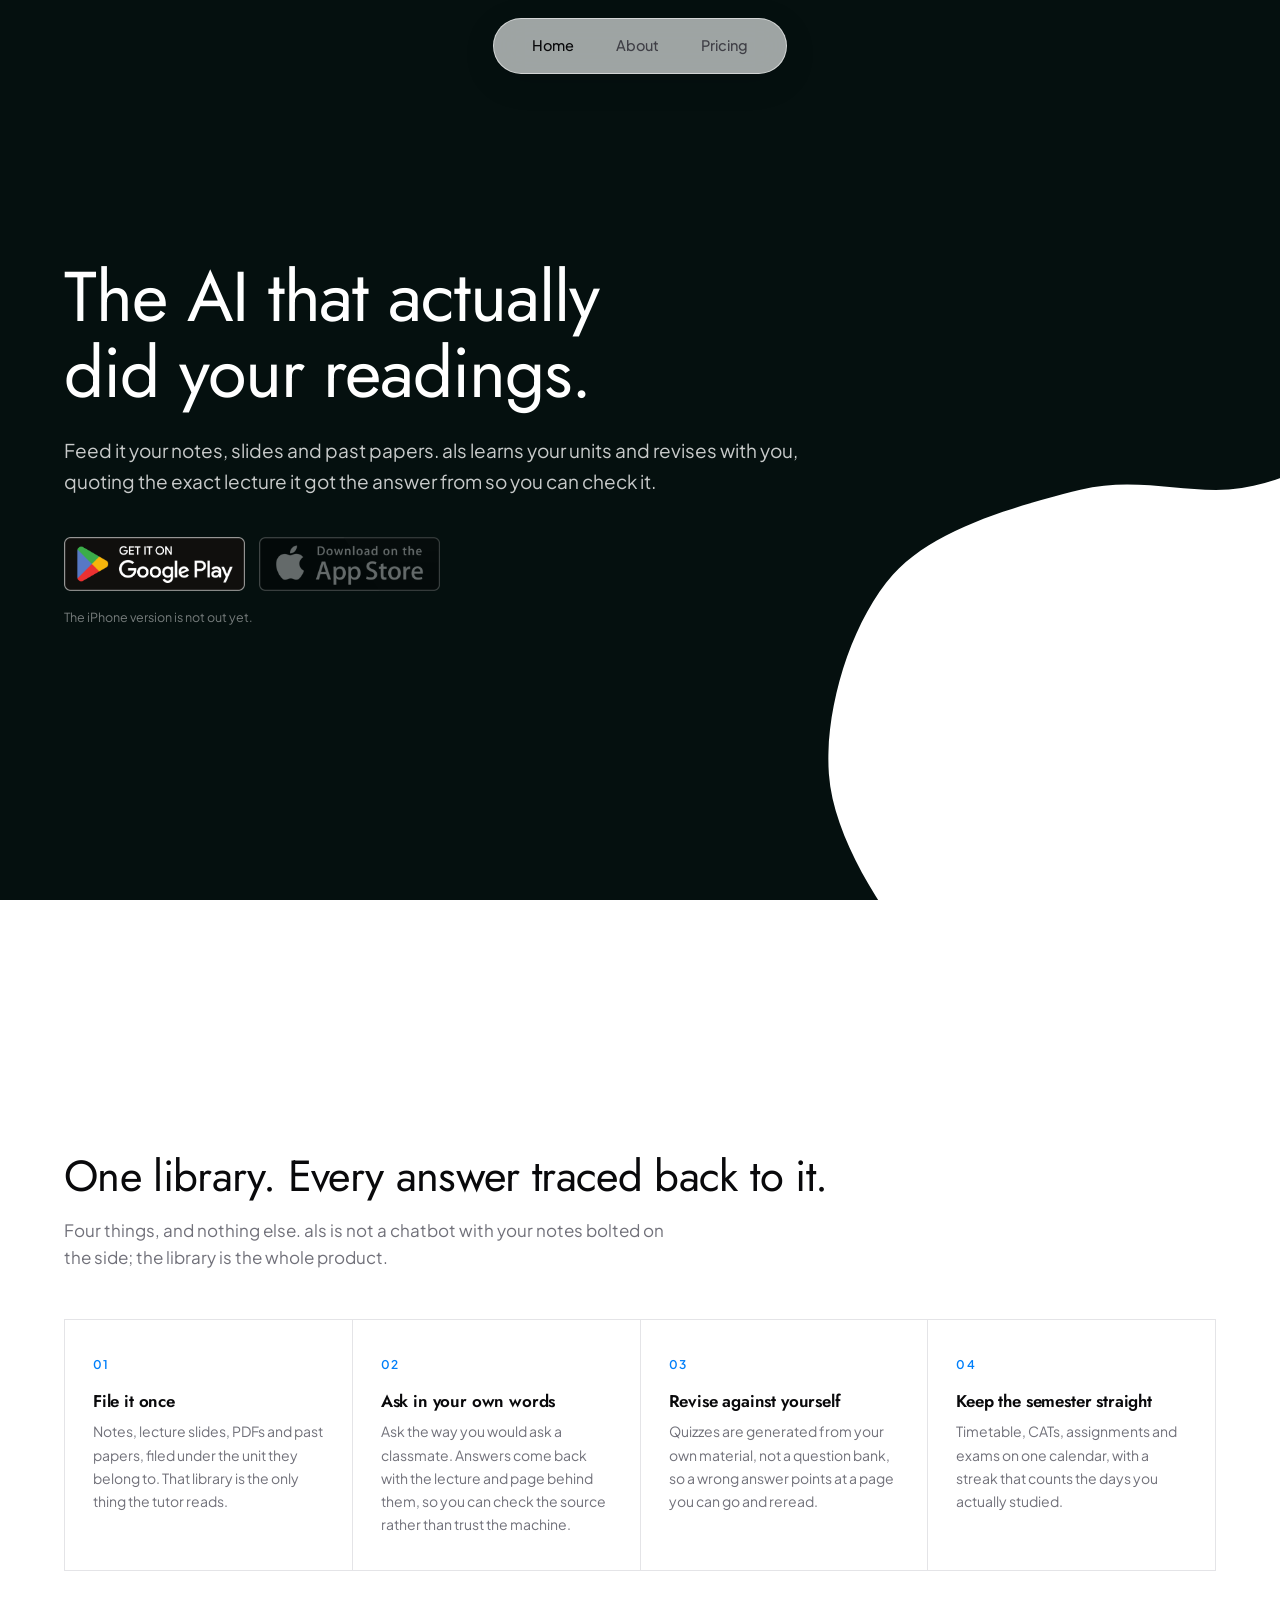
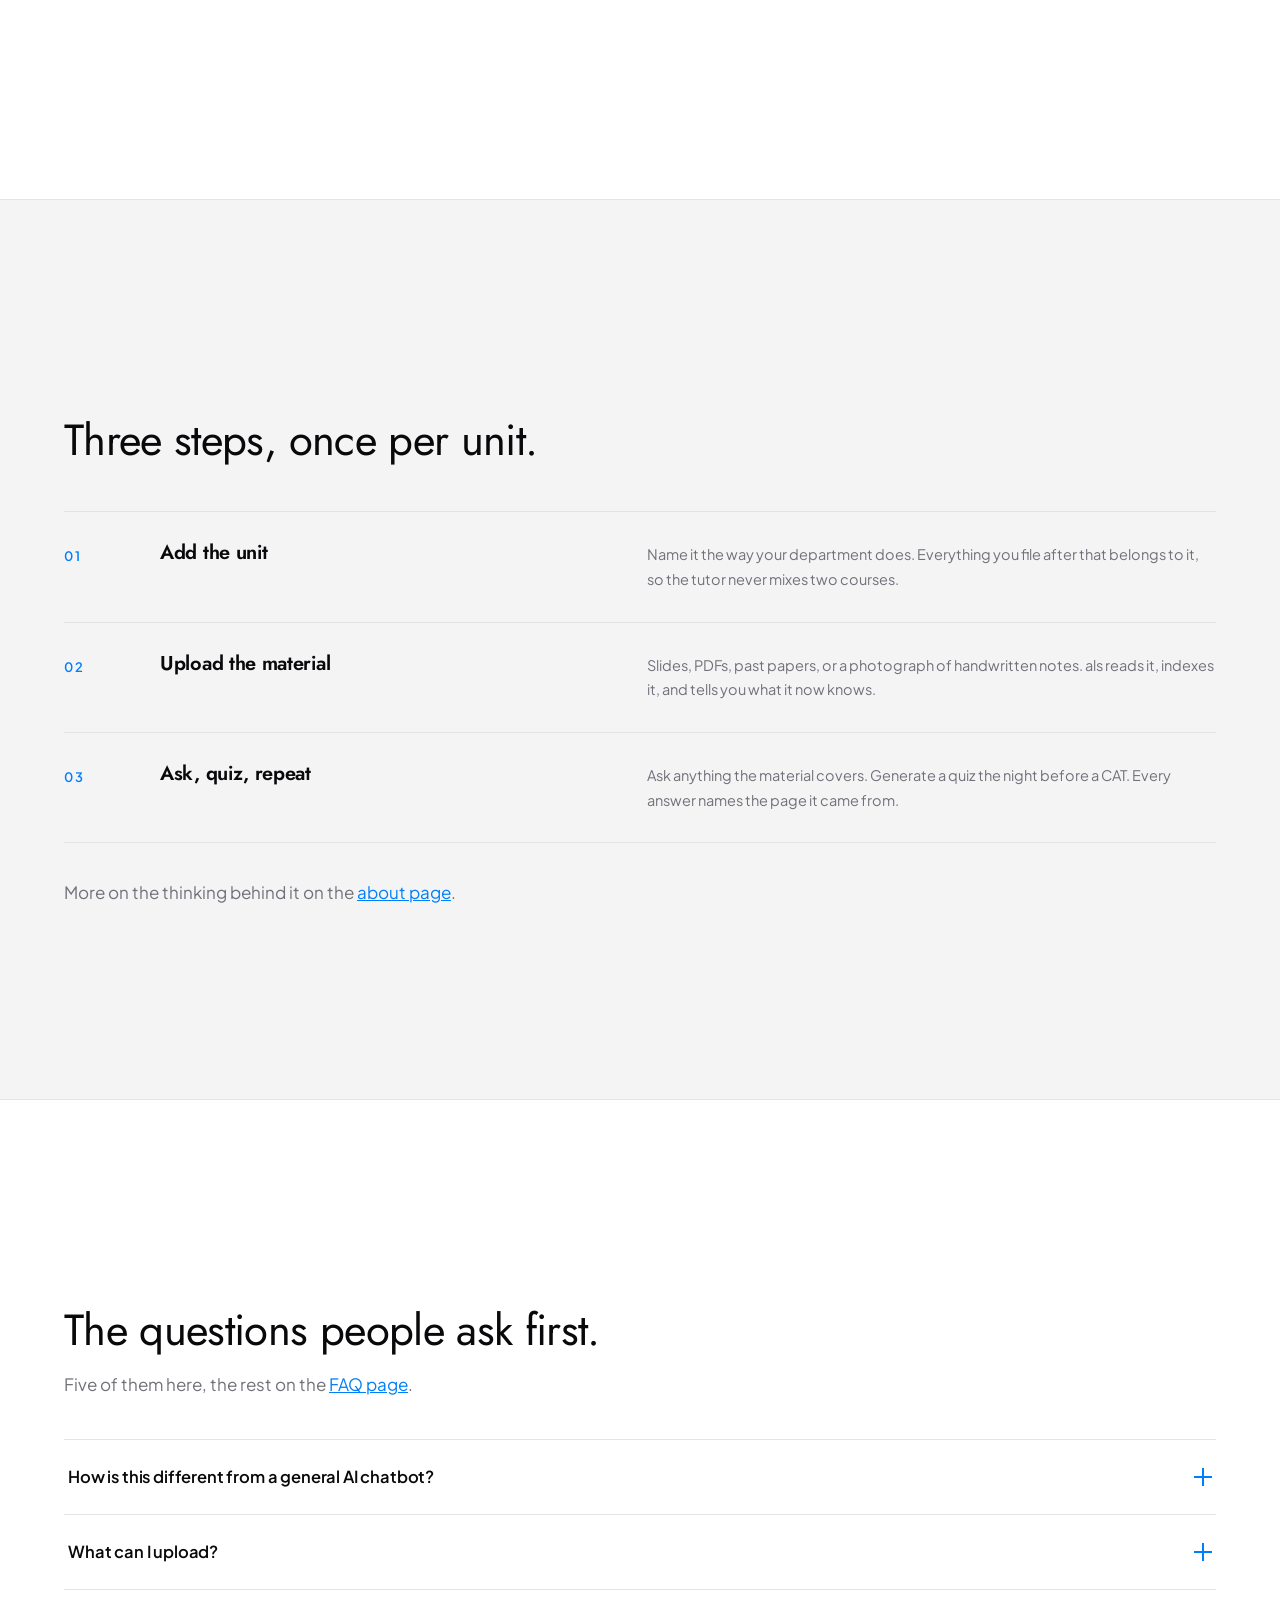
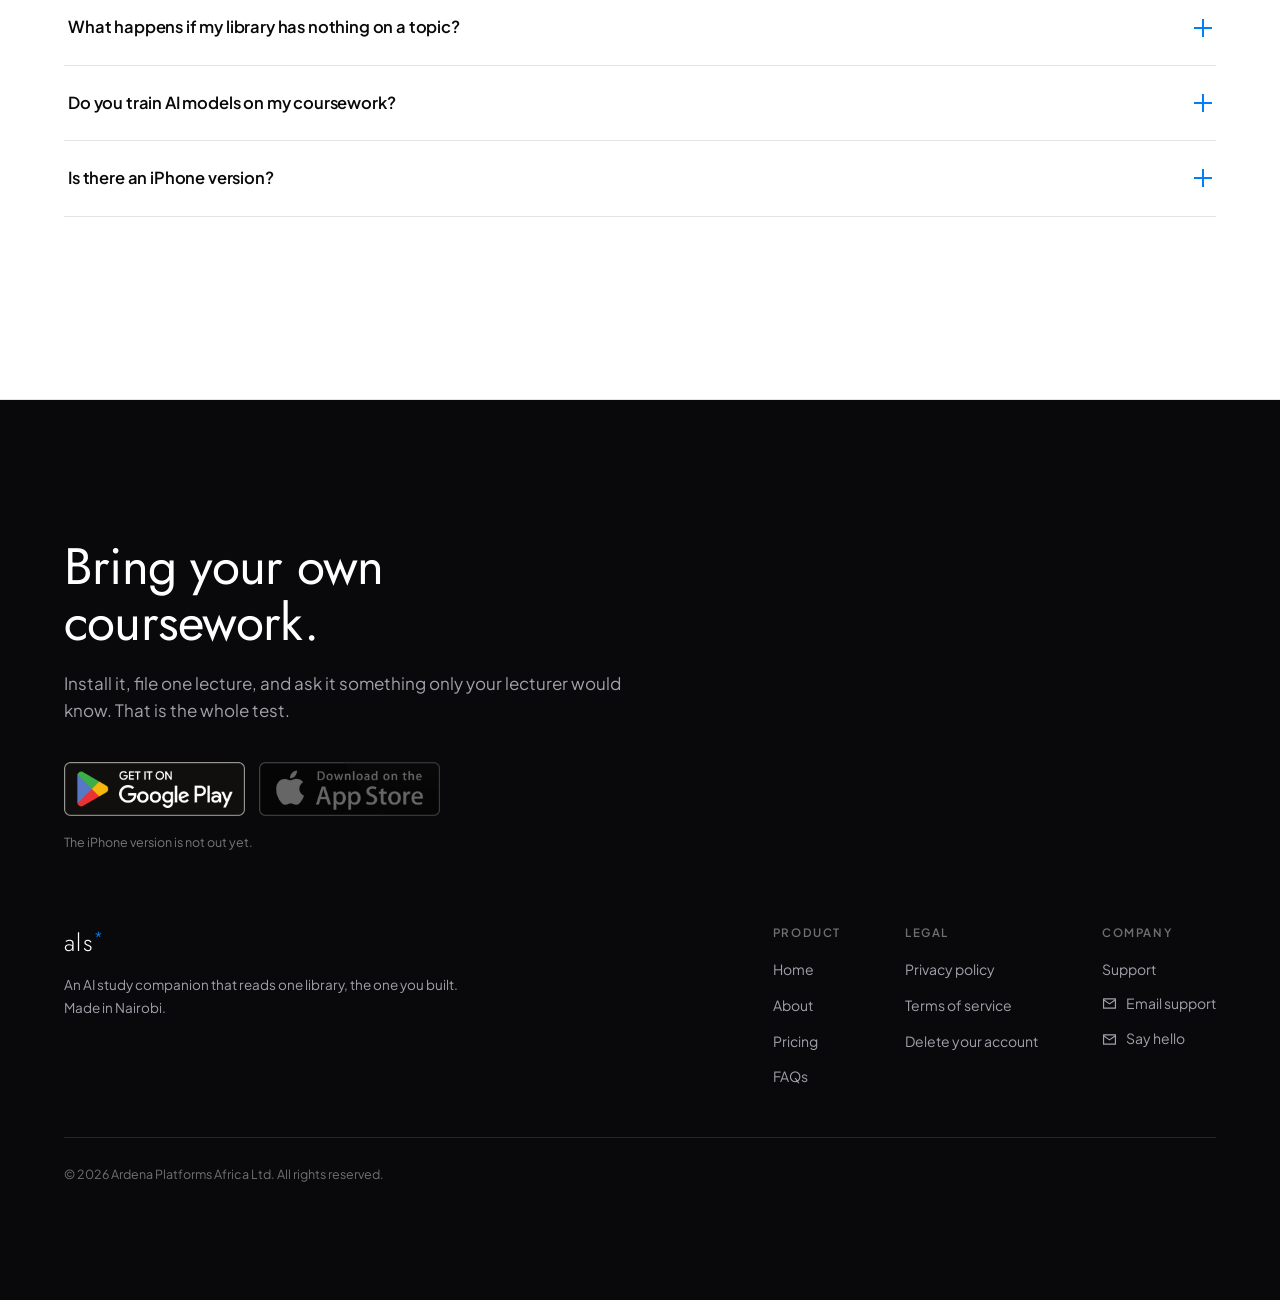
<file: index.html>
<!doctype html>
<html lang="en" class="snap">
  <head>
    <meta charset="utf-8" />
    <meta name="viewport" content="width=device-width, initial-scale=1" />

    <title>als, the AI that studies your own coursework</title>
    <meta name="description" content="als turns your own lecture notes, slides and past papers into an AI tutor that revises with you and quotes the exact page it answered from." />
    <link rel="canonical" href="https://als.ardena.co.ke/" />
    <meta name="theme-color" content="#05100f" />

    <meta property="og:type" content="website" />
    <meta property="og:site_name" content="als" />
    <meta property="og:title" content="als, the AI that studies your own coursework" />
    <meta property="og:description" content="als turns your own lecture notes, slides and past papers into an AI tutor that revises with you and quotes the exact page it answered from." />
    <meta property="og:url" content="https://als.ardena.co.ke/" />
    <meta property="og:image" content="https://als.ardena.co.ke/assets/og.png" />
    <meta property="og:locale" content="en_KE" />
    <meta name="twitter:card" content="summary_large_image" />
    <meta name="twitter:title" content="als, the AI that studies your own coursework" />
    <meta name="twitter:description" content="als turns your own lecture notes, slides and past papers into an AI tutor that revises with you and quotes the exact page it answered from." />
    <meta name="twitter:image" content="https://als.ardena.co.ke/assets/og.png" />

    <link rel="icon" href="/assets/favicon-32.png" type="image/png" sizes="32x32" />
    <link rel="icon" href="/assets/icon-512.png" type="image/png" sizes="512x512" />
    <link rel="apple-touch-icon" href="/assets/favicon-180.png" />

    <link rel="preconnect" href="https://fonts.googleapis.com" />
    <link rel="preconnect" href="https://fonts.gstatic.com" crossorigin />
    <link
      href="https://fonts.googleapis.com/css2?family=Jost:wght@300;400;500&family=Plus+Jakarta+Sans:wght@400;500;600;700&display=swap"
      rel="stylesheet"
    />
    <link rel="stylesheet" href="/assets/styles.css" />
    <script type="application/ld+json">
      {
        "@context": "https://schema.org",
        "@type": "MobileApplication",
        "name": "als",
        "applicationCategory": "EducationalApplication",
        "operatingSystem": "Android",
        "description": "An AI study companion that answers only from a student's own lecture notes, slides and past papers, citing the exact page it used.",
        "url": "https://als.ardena.co.ke/",
        "inLanguage": "en",
        "author": { "@type": "Organization", "name": "Ardena Platforms Africa Ltd" },
        "offers": [
          { "@type": "Offer", "name": "Focus", "price": "150", "priceCurrency": "KES" },
          { "@type": "Offer", "name": "Synapse", "price": "350", "priceCurrency": "KES" },
          { "@type": "Offer", "name": "Friends", "price": "1250", "priceCurrency": "KES" }
        ]
      }
    </script>
    <script type="application/ld+json">
      {
        "@context": "https://schema.org",
        "@type": "FAQPage",
        "mainEntity": [
          {
            "@type": "Question",
            "name": "How is this different from a general AI chatbot?",
            "acceptedAnswer": {
              "@type": "Answer",
              "text": "A general chatbot answers from the whole internet and has never seen your syllabus. als answers only from the material you filed, so a plausible answer and a correct one stop being indistinguishable: you can open the page it cited and check."
            }
          },
          {
            "@type": "Question",
            "name": "What can I upload?",
            "acceptedAnswer": {
              "@type": "Answer",
              "text": "PDFs, lecture slides, images and photographs of handwritten notes. A scanned page has to be legible to you before it can be legible to the tutor. File size limits depend on your plan and are listed on the pricing page."
            }
          },
          {
            "@type": "Question",
            "name": "What happens if my library has nothing on a topic?",
            "acceptedAnswer": {
              "@type": "Answer",
              "text": "als tells you so, and lists the lectures it does have on file, rather than inventing an answer. That refusal is deliberate and it is the feature that took the most work."
            }
          },
          {
            "@type": "Question",
            "name": "Do you train AI models on my coursework?",
            "acceptedAnswer": {
              "@type": "Answer",
              "text": "No. Your notes, files, questions and answers are never used to train any model, ours or anyone else's. They are not sold, not rented, and not shared with advertisers."
            }
          },
          {
            "@type": "Question",
            "name": "Is there an iPhone version?",
            "acceptedAnswer": {
              "@type": "Answer",
              "text": "Not yet. als is on Android first. The App Store button on this site is marked coming soon rather than linked, and it will change the day there is something to link to."
            }
          }
        ]
      }
    </script>
  </head>

  <body>
    <a class="skip" href="#main">Skip to content</a>

    <nav class="nav" aria-label="Primary">
      <a class="nav__link" href="/" aria-current="page">Home</a>
      <a class="nav__link" href="/about">About</a>
      <a class="nav__link" href="/pricing">Pricing</a>
    </nav>

    <main id="main">
      <section class="hero hero--home" id="home" aria-labelledby="home-h">
        <div class="hero__inner">
          <h1 class="hero__title" id="home-h">
            The AI that actually did your readings.
          </h1>

          <p class="hero__lede">
            Feed it your notes, slides and past papers. als learns your units and
            revises with you, quoting the exact lecture it got the answer from so
            you can check it.
          </p>

          <div class="hero__ctas">
          <div class="stores stores--center">
            <a class="badge" href="https://play.google.com/store/apps/details?id=com.ardena.als" data-store-link="android" rel="noopener">
              <img src="/assets/badge-play.png" width="539" height="160" alt="Get it on Google Play" />
            </a>
            <span class="badge badge--soon" data-store-link="ios" aria-disabled="true">
              <img src="/assets/badge-app.png" width="538" height="160" alt="Download on the App Store, coming soon" />
            </span>
            <p class="stores__note">The iPhone version is not out yet.</p>
          </div>
          </div>
        </div>
      </section>

      <section class="section" id="what" aria-labelledby="what-h">
        <div class="shell">
          <h2 class="section__title" id="what-h">
            One library. Every answer traced back to it.
          </h2>
          <p class="section__lede">
            Four things, and nothing else. als is not a chatbot with your notes
            bolted on the side; the library is the whole product.
          </p>

          <div class="grid grid--4">
            <article class="card">
              <span class="card__no">01</span>
              <h3 class="card__title">File it once</h3>
              <p class="card__body">
                Notes, lecture slides, PDFs and past papers, filed under the unit
                they belong to. That library is the only thing the tutor reads.
              </p>
            </article>

            <article class="card">
              <span class="card__no">02</span>
              <h3 class="card__title">Ask in your own words</h3>
              <p class="card__body">
                Ask the way you would ask a classmate. Answers come back with the
                lecture and page behind them, so you can check the source rather
                than trust the machine.
              </p>
            </article>

            <article class="card">
              <span class="card__no">03</span>
              <h3 class="card__title">Revise against yourself</h3>
              <p class="card__body">
                Quizzes are generated from your own material, not a question
                bank, so a wrong answer points at a page you can go and reread.
              </p>
            </article>

            <article class="card">
              <span class="card__no">04</span>
              <h3 class="card__title">Keep the semester straight</h3>
              <p class="card__body">
                Timetable, CATs, assignments and exams on one calendar, with a
                streak that counts the days you actually studied.
              </p>
            </article>
          </div>
        </div>
      </section>

      <section class="section section--surface" id="how" aria-labelledby="how-h">
        <div class="shell">
          <h2 class="section__title" id="how-h">Three steps, once per unit.</h2>

          <div class="steps">
            <div class="step">
              <p class="step__no">01</p>
              <h3 class="step__title">Add the unit</h3>
              <p class="step__body">
                Name it the way your department does. Everything you file after
                that belongs to it, so the tutor never mixes two courses.
              </p>
            </div>

            <div class="step">
              <p class="step__no">02</p>
              <h3 class="step__title">Upload the material</h3>
              <p class="step__body">
                Slides, PDFs, past papers, or a photograph of handwritten notes.
                als reads it, indexes it, and tells you what it now knows.
              </p>
            </div>

            <div class="step">
              <p class="step__no">03</p>
              <h3 class="step__title">Ask, quiz, repeat</h3>
              <p class="step__body">
                Ask anything the material covers. Generate a quiz the night
                before a CAT. Every answer names the page it came from.
              </p>
            </div>
          </div>

          <p class="section__lede" style="margin-top: 36px">
            More on the thinking behind it on the
            <a href="/about" style="color: var(--primary)">about page</a>.
          </p>
        </div>
      </section>

      <section class="section" id="faq" aria-labelledby="faq-h">
        <div class="shell">
          <h2 class="section__title" id="faq-h">The questions people ask first.</h2>
          <p class="section__lede">
            Five of them here, the rest on the
            <a href="/faq" style="color: var(--primary)">FAQ page</a>.
          </p>

          <div class="faq">
            <details class="faq__item">
              <summary class="faq__q">
                How is this different from a general AI chatbot?
                <span class="faq__sign" aria-hidden="true"></span>
              </summary>
              <p class="faq__a">A general chatbot answers from the whole internet and has never seen your syllabus. als answers only from the material you filed, so a plausible answer and a correct one stop being indistinguishable: you can open the page it cited and check.</p>
            </details>

            <details class="faq__item">
              <summary class="faq__q">
                What can I upload?
                <span class="faq__sign" aria-hidden="true"></span>
              </summary>
              <p class="faq__a">PDFs, lecture slides, images and photographs of handwritten notes. A scanned page has to be legible to you before it can be legible to the tutor. File size limits depend on your plan and are listed on the <a href="/pricing">pricing page</a>.</p>
            </details>

            <details class="faq__item">
              <summary class="faq__q">
                What happens if my library has nothing on a topic?
                <span class="faq__sign" aria-hidden="true"></span>
              </summary>
              <p class="faq__a">als tells you so, and lists the lectures it does have on file, rather than inventing an answer. That refusal is deliberate and it is the feature that took the most work.</p>
            </details>

            <details class="faq__item">
              <summary class="faq__q">
                Do you train AI models on my coursework?
                <span class="faq__sign" aria-hidden="true"></span>
              </summary>
              <p class="faq__a">No. Your notes, files, questions and answers are never used to train any model, ours or anyone else&rsquo;s. They are not sold, not rented, and not shared with advertisers.</p>
            </details>

            <details class="faq__item">
              <summary class="faq__q">
                Is there an iPhone version?
                <span class="faq__sign" aria-hidden="true"></span>
              </summary>
              <p class="faq__a">Not yet. als is on Android first. The App Store button on this site is marked coming soon rather than linked, and it will change the day there is something to link to.</p>
            </details>
          </div>
        </div>
      </section>

      <section class="section section--dark section--end" id="get" aria-labelledby="get-h">
        <div class="closer">
          <h2 class="closer__title" id="get-h">Bring your own coursework.</h2>
          <p class="closer__lede">
            Install it, file one lecture, and ask it something only your lecturer
            would know. That is the whole test.
          </p>

          <div class="stores stores--center">
            <a class="badge" href="https://play.google.com/store/apps/details?id=com.ardena.als" data-store-link="android" rel="noopener">
              <img src="/assets/badge-play.png" width="539" height="160" alt="Get it on Google Play" />
            </a>
            <span class="badge badge--soon" data-store-link="ios" aria-disabled="true">
              <img src="/assets/badge-app.png" width="538" height="160" alt="Download on the App Store, coming soon" />
            </span>
            <p class="stores__note">The iPhone version is not out yet.</p>
          </div>
        </div>

        <footer class="footer">
          <div class="footer__inner">
            <div class="footer__brand">
              <p class="footer__mark">als<sup>*</sup></p>
              <p class="footer__blurb">
                An AI study companion that reads one library, the one you built.
                Made in Nairobi.
              </p>
            </div>

            <div class="footer__cols">
              <div>
                <p class="footer__head">Product</p>
                <ul class="footer__list">
                  <li><a href="/">Home</a></li>
                  <li><a href="/about">About</a></li>
                  <li><a href="/pricing">Pricing</a></li>
                  <li><a href="/faq">FAQs</a></li>
                </ul>
              </div>

              <div>
                <p class="footer__head">Legal</p>
                <ul class="footer__list">
                  <li><a href="/privacy">Privacy policy</a></li>
                  <li><a href="/terms">Terms of service</a></li>
                  <li><a href="/delete-account">Delete your account</a></li>
                </ul>
              </div>

              <div>
                <p class="footer__head">Company</p>
                <ul class="footer__list">
                  <li><a href="/support">Support</a></li>
                  <li><a class="mail" href="mailto:support@ardena.co.ke"><svg width="15" height="15" viewBox="0 0 24 24" fill="none" stroke="currentColor" stroke-width="1.9" stroke-linecap="round" stroke-linejoin="round" aria-hidden="true"><rect x="2.5" y="4.5" width="19" height="15" /><path d="m2.5 6 9.5 6.6L21.5 6" /></svg><span>Email support</span></a></li>
                  <li><a class="mail" href="mailto:info@ardena.co.ke"><svg width="15" height="15" viewBox="0 0 24 24" fill="none" stroke="currentColor" stroke-width="1.9" stroke-linecap="round" stroke-linejoin="round" aria-hidden="true"><rect x="2.5" y="4.5" width="19" height="15" /><path d="m2.5 6 9.5 6.6L21.5 6" /></svg><span>Say hello</span></a></li>
                </ul>
              </div>
            </div>
          </div>

          <p class="footer__legal">
            &copy; <span data-year>2026</span> Ardena Platforms Africa Ltd. All rights reserved.
          </p>
        </footer>
      </section>
    </main>

    <script src="/assets/main.js" defer></script>
  </body>
</html>
</file>
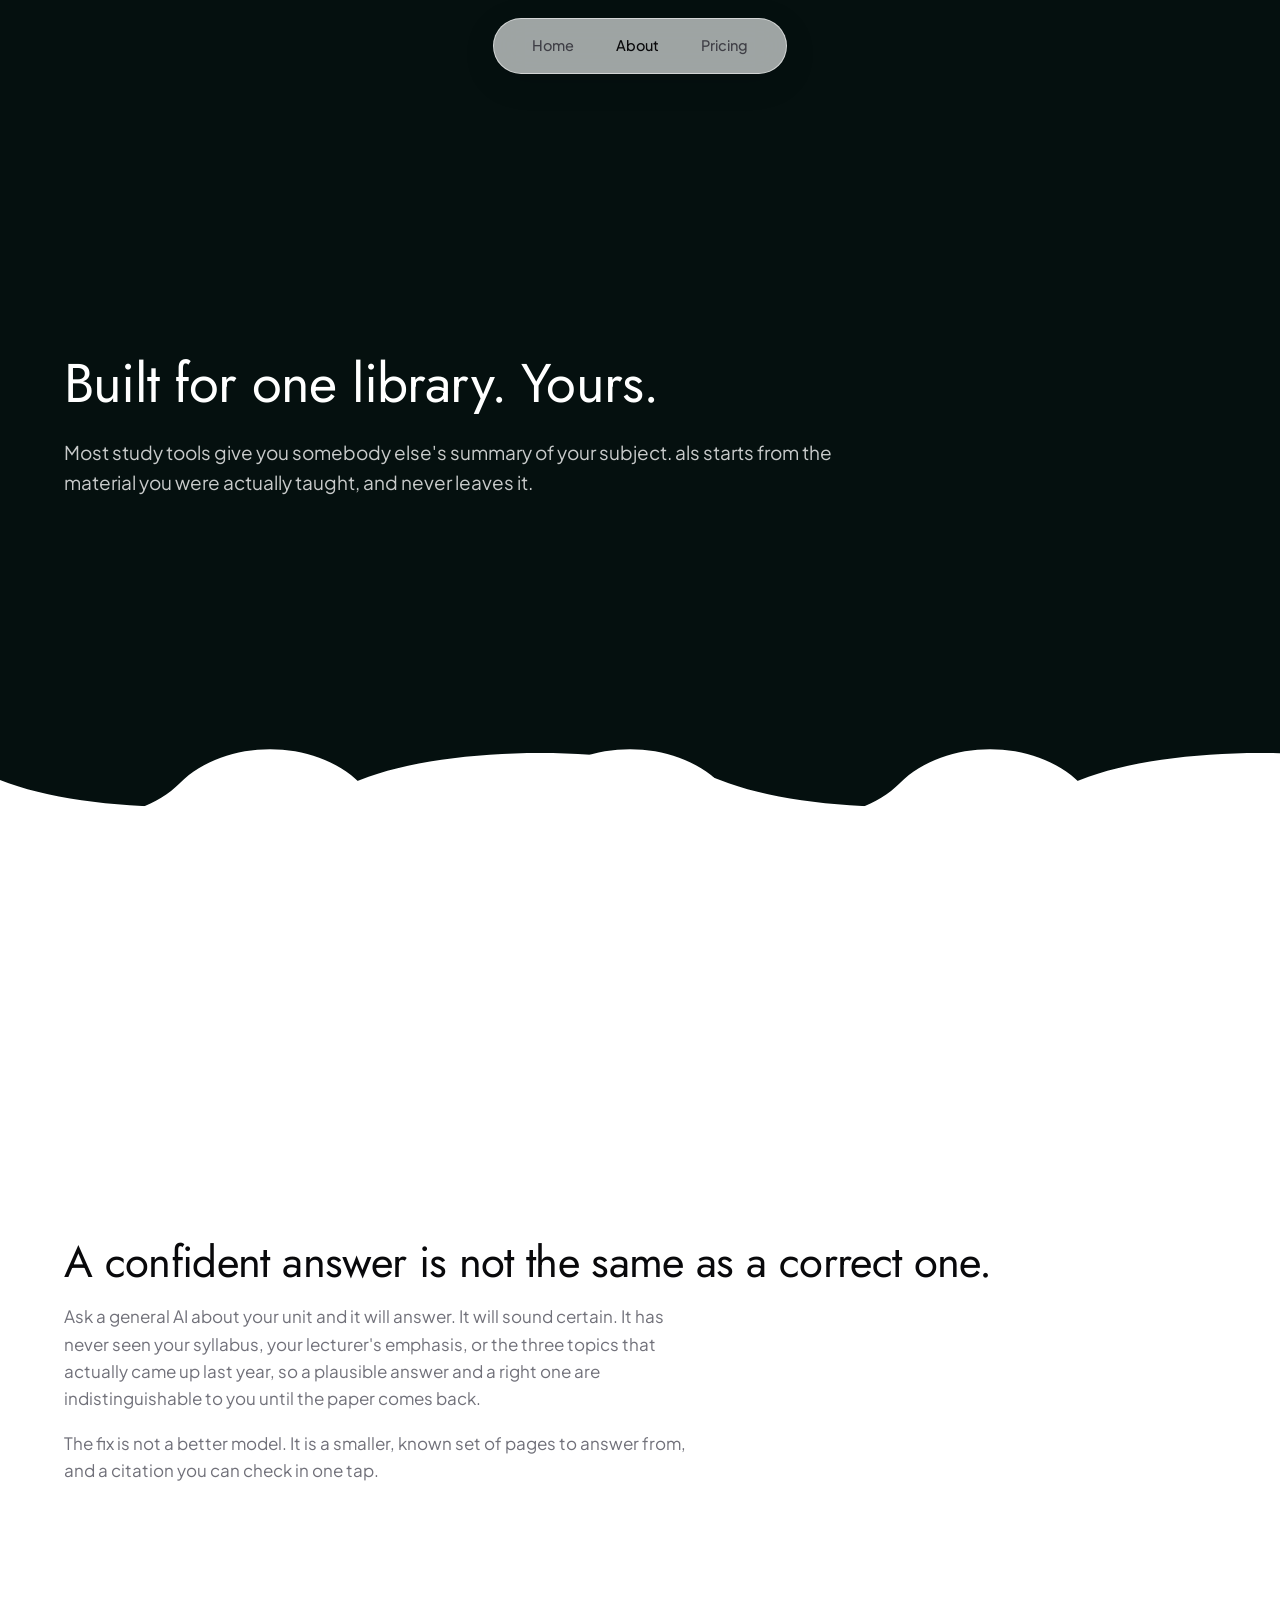
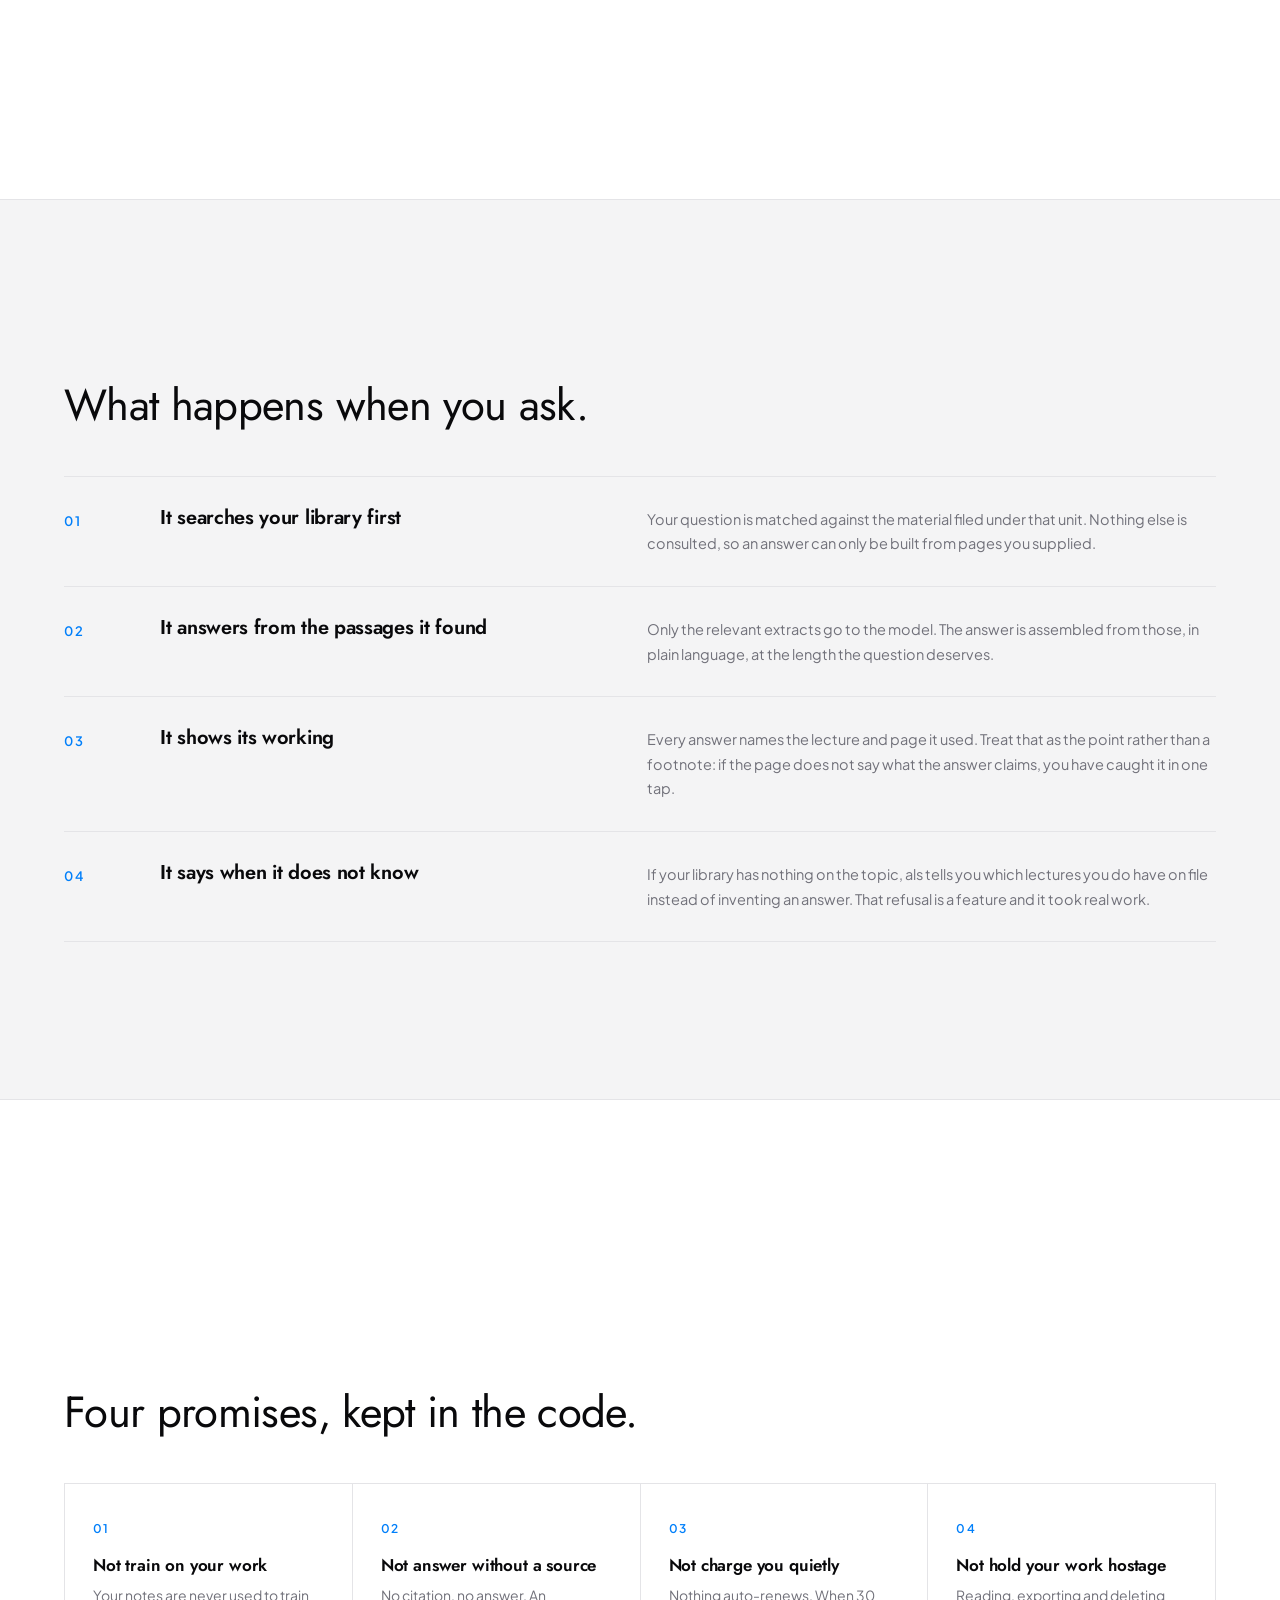
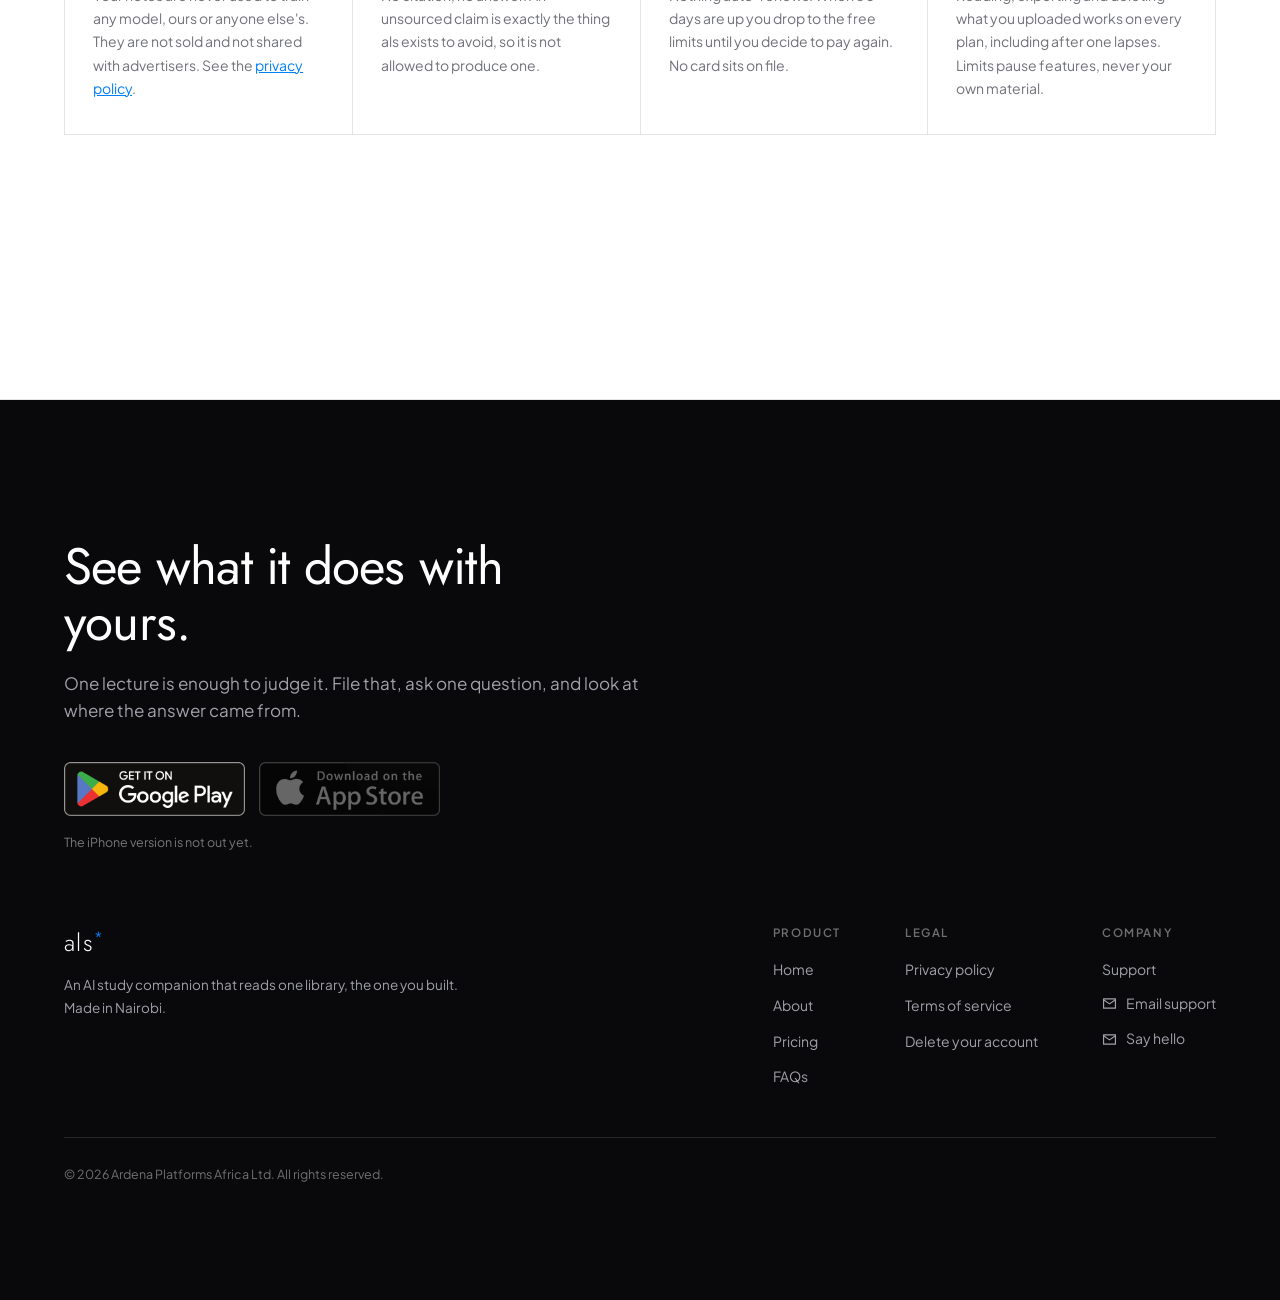
<file: about.html>
<!doctype html>
<html lang="en" class="snap">
  <head>
    <meta charset="utf-8" />
    <meta name="viewport" content="width=device-width, initial-scale=1" />

    <title>About als</title>
    <meta name="description" content="Why als answers only from a student's own coursework, what happens when you ask it something, and the four things it will never do." />
    <link rel="canonical" href="https://als.ardena.co.ke/about" />
    <meta name="theme-color" content="#05100f" />

    <meta property="og:type" content="website" />
    <meta property="og:site_name" content="als" />
    <meta property="og:title" content="About als" />
    <meta property="og:description" content="Why als answers only from a student's own coursework, what happens when you ask it something, and the four things it will never do." />
    <meta property="og:url" content="https://als.ardena.co.ke/about" />
    <meta property="og:image" content="https://als.ardena.co.ke/assets/og.png" />
    <meta property="og:locale" content="en_KE" />
    <meta name="twitter:card" content="summary_large_image" />
    <meta name="twitter:title" content="About als" />
    <meta name="twitter:description" content="Why als answers only from a student's own coursework, what happens when you ask it something, and the four things it will never do." />
    <meta name="twitter:image" content="https://als.ardena.co.ke/assets/og.png" />

    <link rel="icon" href="/assets/favicon-32.png" type="image/png" sizes="32x32" />
    <link rel="icon" href="/assets/icon-512.png" type="image/png" sizes="512x512" />
    <link rel="apple-touch-icon" href="/assets/favicon-180.png" />

    <link rel="preconnect" href="https://fonts.googleapis.com" />
    <link rel="preconnect" href="https://fonts.gstatic.com" crossorigin />
    <link
      href="https://fonts.googleapis.com/css2?family=Jost:wght@300;400;500&family=Plus+Jakarta+Sans:wght@400;500;600;700&display=swap"
      rel="stylesheet"
    />
    <link rel="stylesheet" href="/assets/styles.css" />

  </head>

  <body>
    <a class="skip" href="#main">Skip to content</a>

    <nav class="nav" aria-label="Primary">
      <a class="nav__link" href="/">Home</a>
      <a class="nav__link" href="/about" aria-current="page">About</a>
      <a class="nav__link" href="/pricing">Pricing</a>
    </nav>

    <main id="main">
      <section class="hero hero--page">
        <div class="hero__inner">
          <h1 class="hero__title">Built for one library. Yours.</h1>
          <p class="hero__lede">Most study tools give you somebody else's summary of your subject. als starts from the material you were actually taught, and never leaves it.</p>
        </div>
      </section>

      <section class="section" id="problem" aria-labelledby="problem-h">
        <div class="shell">
          <h2 class="section__title" id="problem-h">
            A confident answer is not the same as a correct one.
          </h2>
          <p class="section__lede">
            Ask a general AI about your unit and it will answer. It will sound
            certain. It has never seen your syllabus, your lecturer's emphasis,
            or the three topics that actually came up last year, so a plausible
            answer and a right one are indistinguishable to you until the paper
            comes back.
          </p>
          <p class="section__lede">
            The fix is not a better model. It is a smaller, known set of pages
            to answer from, and a citation you can check in one tap.
          </p>
        </div>
      </section>

      <section class="section section--surface" id="approach" aria-labelledby="approach-h">
        <div class="shell">
          <h2 class="section__title" id="approach-h">What happens when you ask.</h2>

          <div class="steps">
            <div class="step">
              <p class="step__no">01</p>
              <h3 class="step__title">It searches your library first</h3>
              <p class="step__body">
                Your question is matched against the material filed under that
                unit. Nothing else is consulted, so an answer can only be built
                from pages you supplied.
              </p>
            </div>

            <div class="step">
              <p class="step__no">02</p>
              <h3 class="step__title">It answers from the passages it found</h3>
              <p class="step__body">
                Only the relevant extracts go to the model. The answer is
                assembled from those, in plain language, at the length the
                question deserves.
              </p>
            </div>

            <div class="step">
              <p class="step__no">03</p>
              <h3 class="step__title">It shows its working</h3>
              <p class="step__body">
                Every answer names the lecture and page it used. Treat that as
                the point rather than a footnote: if the page does not say what
                the answer claims, you have caught it in one tap.
              </p>
            </div>

            <div class="step">
              <p class="step__no">04</p>
              <h3 class="step__title">It says when it does not know</h3>
              <p class="step__body">
                If your library has nothing on the topic, als tells you which
                lectures you do have on file instead of inventing an answer.
                That refusal is a feature and it took real work.
              </p>
            </div>
          </div>
        </div>
      </section>

      <section class="section" id="principles" aria-labelledby="principles-h">
        <div class="shell">
          <h2 class="section__title" id="principles-h">
            Four promises, kept in the code.
          </h2>

          <div class="grid grid--4">
            <article class="card">
              <span class="card__no">01</span>
              <h3 class="card__title">Not train on your work</h3>
              <p class="card__body">
                Your notes are never used to train any model, ours or anyone
                else's. They are not sold and not shared with advertisers. See
                the <a href="/privacy" style="color: var(--primary)">privacy
                policy</a>.
              </p>
            </article>

            <article class="card">
              <span class="card__no">02</span>
              <h3 class="card__title">Not answer without a source</h3>
              <p class="card__body">
                No citation, no answer. An unsourced claim is exactly the thing
                als exists to avoid, so it is not allowed to produce one.
              </p>
            </article>

            <article class="card">
              <span class="card__no">03</span>
              <h3 class="card__title">Not charge you quietly</h3>
              <p class="card__body">
                Nothing auto-renews. When 30 days are up you drop to the free
                limits until you decide to pay again. No card sits on file.
              </p>
            </article>

            <article class="card">
              <span class="card__no">04</span>
              <h3 class="card__title">Not hold your work hostage</h3>
              <p class="card__body">
                Reading, exporting and deleting what you uploaded works on every
                plan, including after one lapses. Limits pause features, never
                your own material.
              </p>
            </article>
          </div>
        </div>
      </section>

      <section class="section section--dark section--end" aria-labelledby="about-cta-h">
        <div class="closer">
          <h2 class="closer__title" id="about-cta-h">See what it does with yours.</h2>
          <p class="closer__lede">
            One lecture is enough to judge it. File that, ask one question, and
            look at where the answer came from.
          </p>

          <div class="stores stores--center">
            <a class="badge" href="https://play.google.com/store/apps/details?id=com.ardena.als" data-store-link="android" rel="noopener">
              <img src="/assets/badge-play.png" width="539" height="160" alt="Get it on Google Play" />
            </a>
            <span class="badge badge--soon" data-store-link="ios" aria-disabled="true">
              <img src="/assets/badge-app.png" width="538" height="160" alt="Download on the App Store, coming soon" />
            </span>
            <p class="stores__note">The iPhone version is not out yet.</p>
          </div>
        </div>

        <footer class="footer">
          <div class="footer__inner">
            <div class="footer__brand">
              <p class="footer__mark">als<sup>*</sup></p>
              <p class="footer__blurb">
                An AI study companion that reads one library, the one you built.
                Made in Nairobi.
              </p>
            </div>

            <div class="footer__cols">
              <div>
                <p class="footer__head">Product</p>
                <ul class="footer__list">
                  <li><a href="/">Home</a></li>
                  <li><a href="/about">About</a></li>
                  <li><a href="/pricing">Pricing</a></li>
                  <li><a href="/faq">FAQs</a></li>
                </ul>
              </div>

              <div>
                <p class="footer__head">Legal</p>
                <ul class="footer__list">
                  <li><a href="/privacy">Privacy policy</a></li>
                  <li><a href="/terms">Terms of service</a></li>
                  <li><a href="/delete-account">Delete your account</a></li>
                </ul>
              </div>

              <div>
                <p class="footer__head">Company</p>
                <ul class="footer__list">
                  <li><a href="/support">Support</a></li>
                  <li><a class="mail" href="mailto:support@ardena.co.ke"><svg width="15" height="15" viewBox="0 0 24 24" fill="none" stroke="currentColor" stroke-width="1.9" stroke-linecap="round" stroke-linejoin="round" aria-hidden="true"><rect x="2.5" y="4.5" width="19" height="15" /><path d="m2.5 6 9.5 6.6L21.5 6" /></svg><span>Email support</span></a></li>
                  <li><a class="mail" href="mailto:info@ardena.co.ke"><svg width="15" height="15" viewBox="0 0 24 24" fill="none" stroke="currentColor" stroke-width="1.9" stroke-linecap="round" stroke-linejoin="round" aria-hidden="true"><rect x="2.5" y="4.5" width="19" height="15" /><path d="m2.5 6 9.5 6.6L21.5 6" /></svg><span>Say hello</span></a></li>
                </ul>
              </div>
            </div>
          </div>

          <p class="footer__legal">
            &copy; <span data-year>2026</span> Ardena Platforms Africa Ltd. All rights reserved.
          </p>
        </footer>
      </section>
    </main>

    <script src="/assets/main.js" defer></script>
  </body>
</html>
</file>
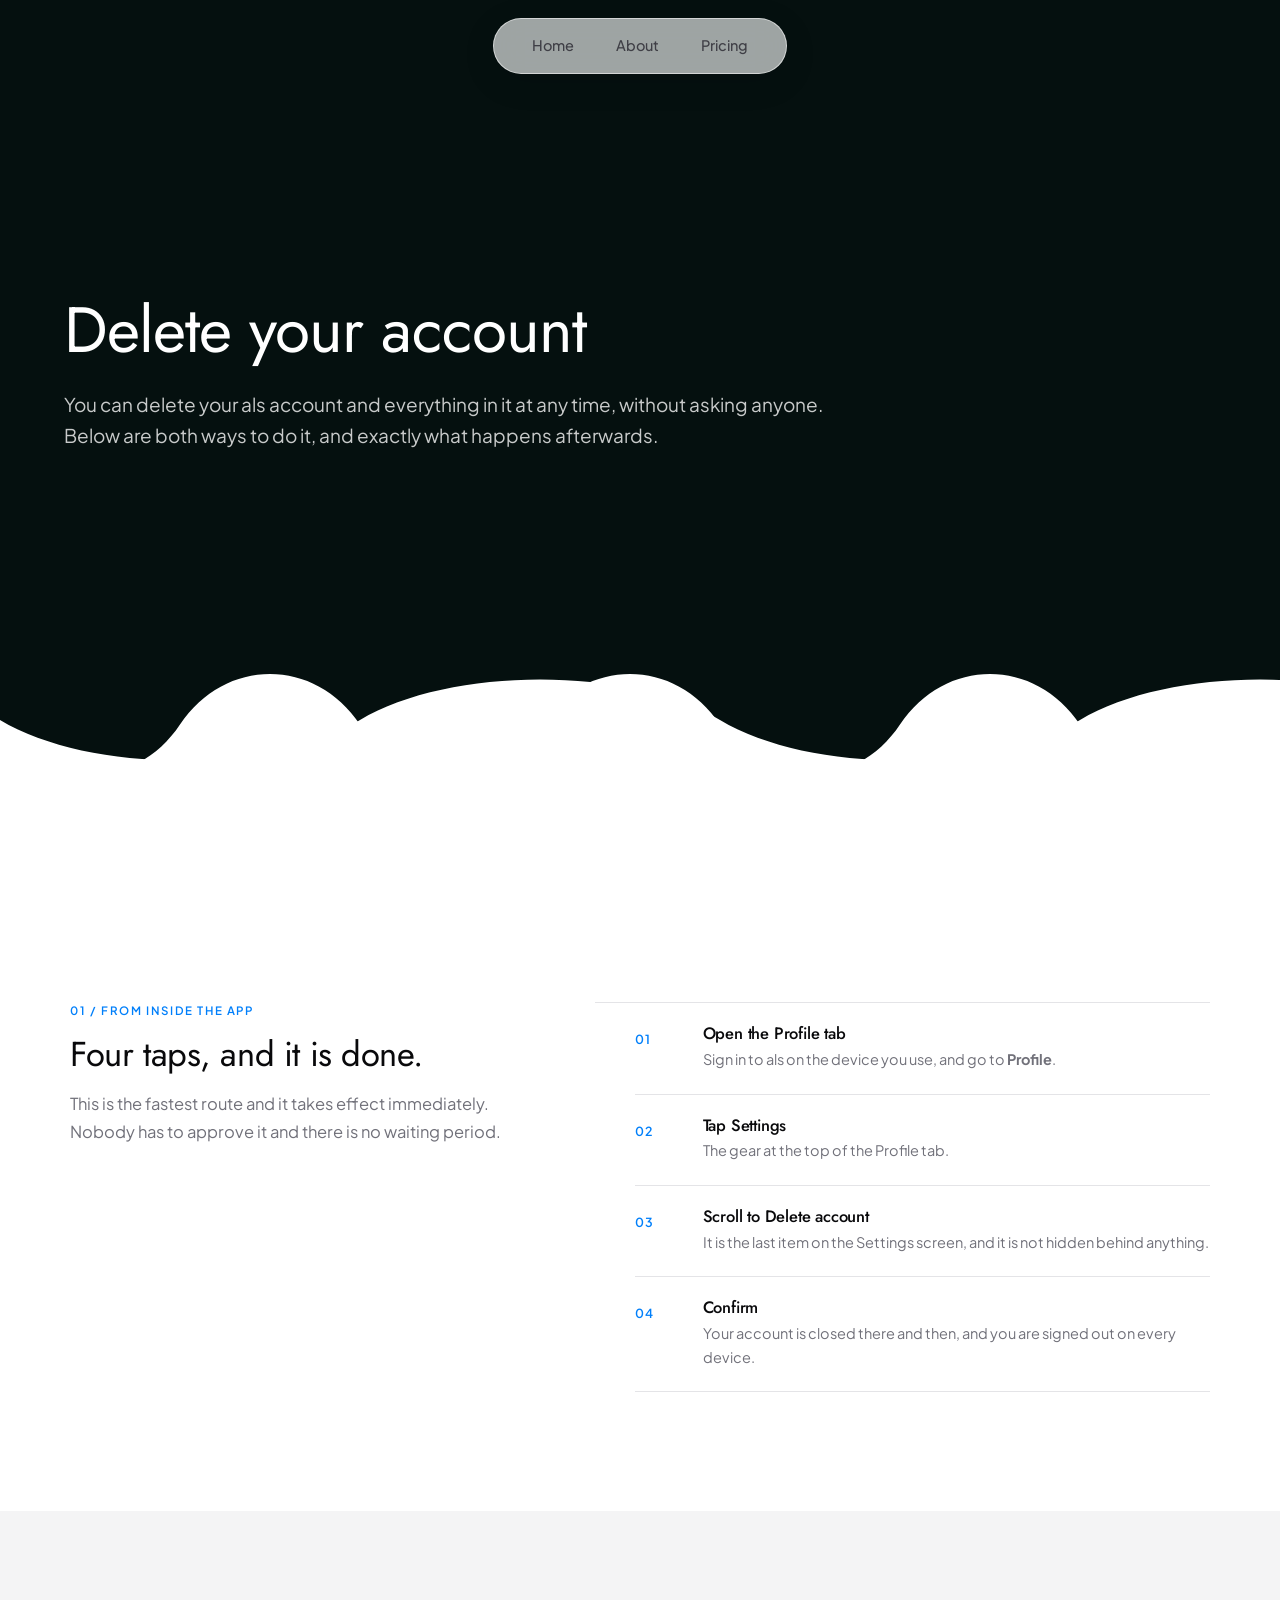
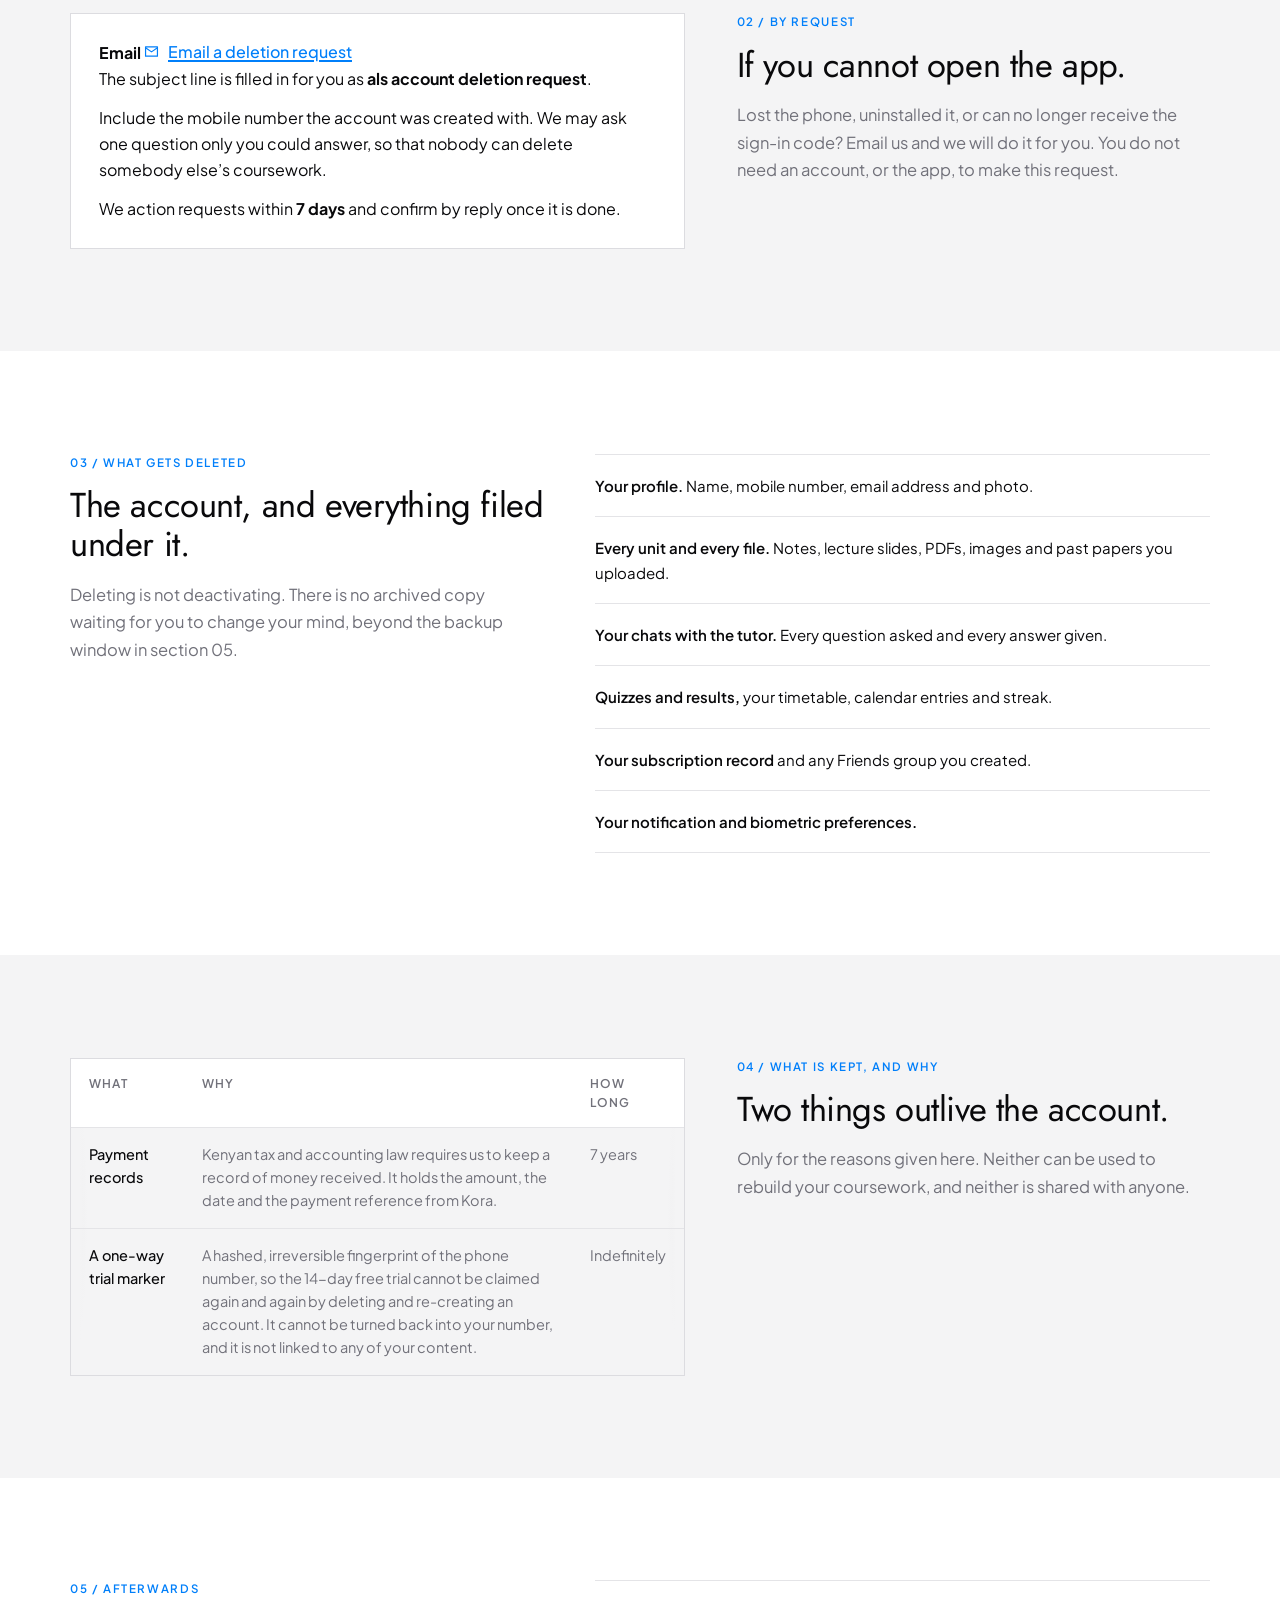
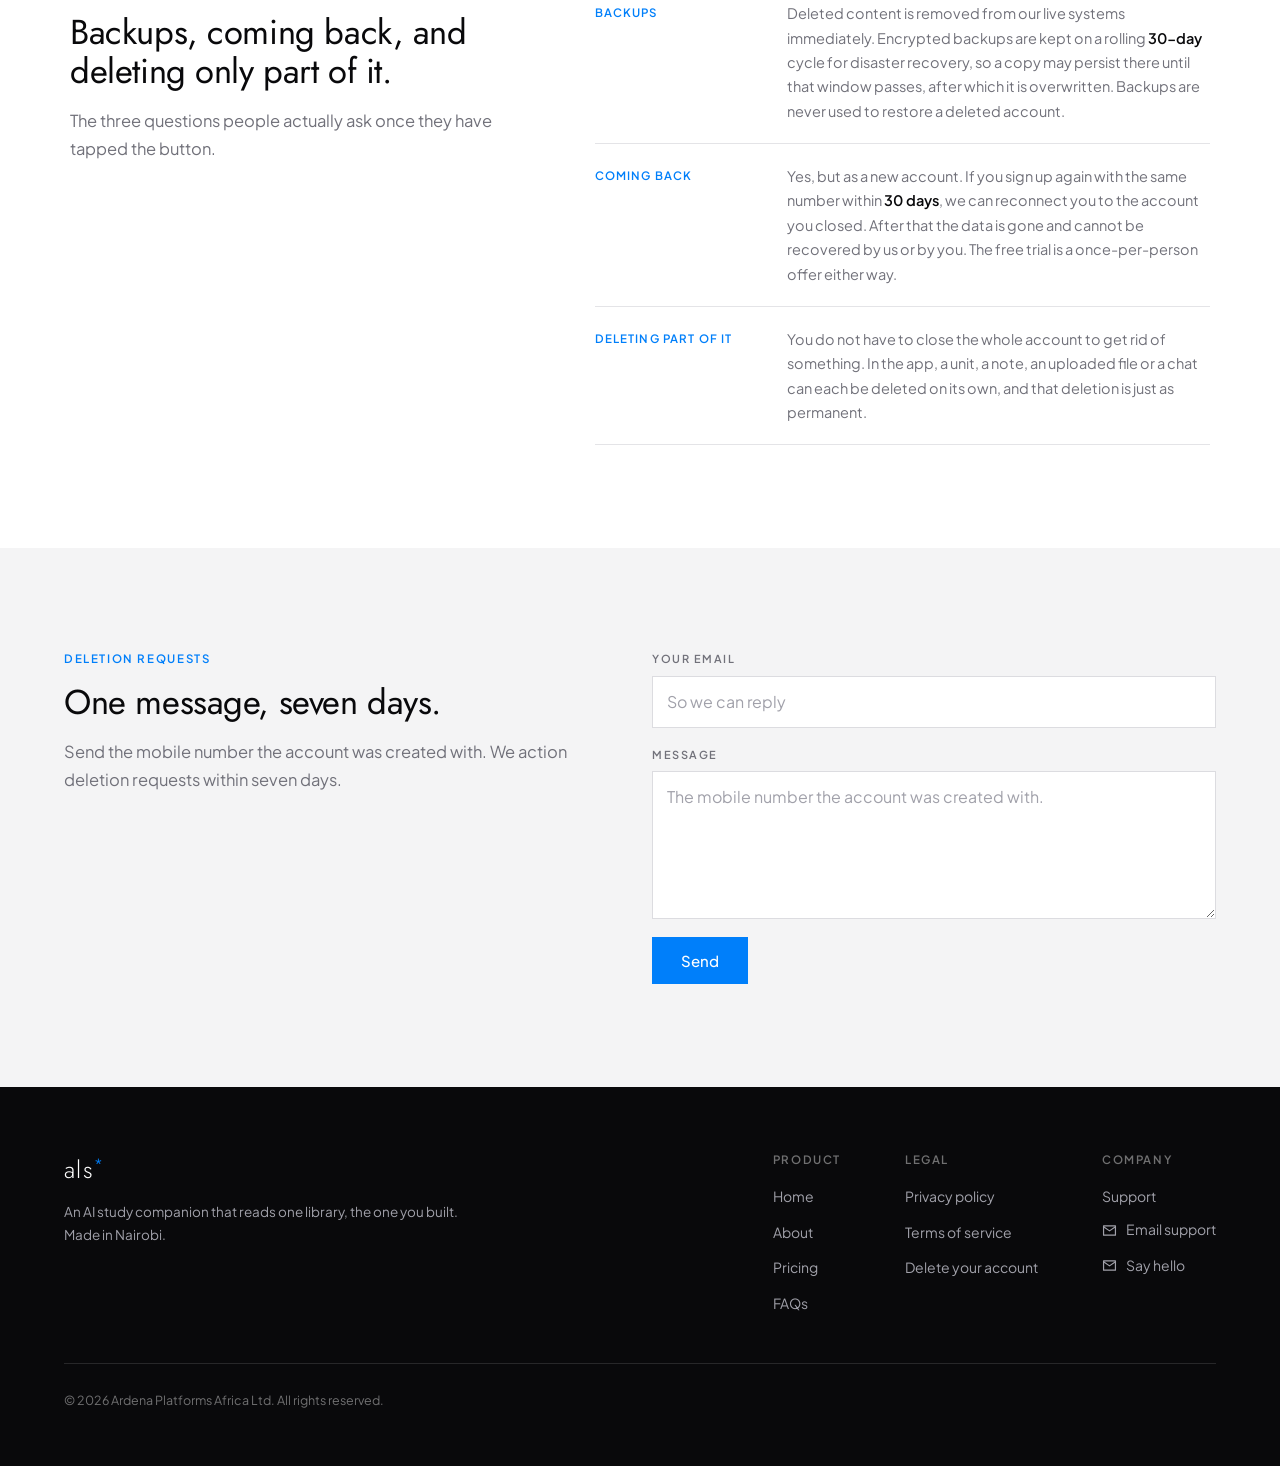
<file: delete-account.html>
<!doctype html>
<html lang="en">
  <head>
    <meta charset="utf-8" />
    <meta name="viewport" content="width=device-width, initial-scale=1" />

    <title>Delete your als account, als</title>
    <meta
      name="description"
      content="How to delete your als (Ardena Learning System) account and your coursework, from inside the app or by request. What gets deleted, what is kept, and for how long."
    />
    <link rel="canonical" href="https://als.ardena.co.ke/delete-account" />
    <meta name="theme-color" content="#05100f" />
    <meta name="robots" content="index, follow" />

    <meta property="og:type" content="website" />
    <meta property="og:site_name" content="als" />
    <meta property="og:title" content="Delete your als account" />
    <meta
      property="og:description"
      content="Delete your als account and coursework from inside the app, or request deletion by email."
    />
    <meta property="og:url" content="https://als.ardena.co.ke/delete-account" />
    <meta property="og:image" content="https://als.ardena.co.ke/assets/og.png" />
    <meta property="og:locale" content="en_KE" />
    <meta name="twitter:card" content="summary_large_image" />
    <meta name="twitter:title" content="Delete your als account" />
    <meta
      name="twitter:description"
      content="Delete your als account and coursework from inside the app, or request deletion by email."
    />
    <meta name="twitter:image" content="https://als.ardena.co.ke/assets/og.png" />

    <link rel="icon" href="/assets/favicon-32.png" type="image/png" sizes="32x32" />
    <link rel="icon" href="/assets/icon-512.png" type="image/png" sizes="512x512" />
    <link rel="apple-touch-icon" href="/assets/favicon-180.png" />
    <link rel="preconnect" href="https://fonts.googleapis.com" />
    <link rel="preconnect" href="https://fonts.gstatic.com" crossorigin />
    <link
      href="https://fonts.googleapis.com/css2?family=Jost:wght@300;400;500&family=Plus+Jakarta+Sans:wght@400;500;600;700&display=swap"
      rel="stylesheet"
    />
    <link rel="stylesheet" href="/assets/styles.css" />
  </head>

  <body>
    <a class="skip" href="#main">Skip to content</a>

    <nav class="nav" aria-label="Primary">
      <a class="nav__link" href="/">Home</a>
      <a class="nav__link" href="/about">About</a>
      <a class="nav__link" href="/pricing">Pricing</a>
    </nav>

    <main id="main">
      <section class="hero hero--doc" aria-labelledby="delete-h">
        <div class="hero__inner">
          <h1 class="hero__title" id="delete-h">Delete your account</h1>
          <p class="hero__lede">
            You can delete your als account and everything in it at any time,
            without asking anyone. Below are both ways to do it, and exactly what
            happens afterwards.
          </p>
        </div>
      </section>

      <section class="split" id="in-app" aria-labelledby="in-app-h">
        <div class="split__inner">
          <div class="split__head">
            <p class="split__eyebrow">01 / From inside the app</p>
            <h2 class="split__title" id="in-app-h">
              Four taps, and it is done.
            </h2>
            <p class="split__tagline">
              This is the fastest route and it takes effect immediately. Nobody
              has to approve it and there is no waiting period.
            </p>
          </div>

          <div class="split__body">
            <ol class="numsteps">
              <li>
                <span class="numsteps__no">01</span>
                <h3 class="numsteps__title">Open the Profile tab</h3>
                <p class="numsteps__text">
                  Sign in to als on the device you use, and go to
                  <strong>Profile</strong>.
                </p>
              </li>
              <li>
                <span class="numsteps__no">02</span>
                <h3 class="numsteps__title">Tap Settings</h3>
                <p class="numsteps__text">
                  The gear at the top of the Profile tab.
                </p>
              </li>
              <li>
                <span class="numsteps__no">03</span>
                <h3 class="numsteps__title">Scroll to Delete account</h3>
                <p class="numsteps__text">
                  It is the last item on the Settings screen, and it is not
                  hidden behind anything.
                </p>
              </li>
              <li>
                <span class="numsteps__no">04</span>
                <h3 class="numsteps__title">Confirm</h3>
                <p class="numsteps__text">
                  Your account is closed there and then, and you are signed out
                  on every device.
                </p>
              </li>
            </ol>
          </div>
        </div>
      </section>

      <section class="split split--alt" id="by-request" aria-labelledby="by-request-h">
        <div class="split__inner">
          <div class="split__head">
            <p class="split__eyebrow">02 / By request</p>
            <h2 class="split__title" id="by-request-h">
              If you cannot open the app.
            </h2>
            <p class="split__tagline">
              Lost the phone, uninstalled it, or can no longer receive the
              sign-in code? Email us and we will do it for you. You do not need
              an account, or the app, to make this request.
            </p>
          </div>

          <div class="split__body">
            <div class="callout">
              <p>
                <strong>Email</strong>
                <a class="mail" href="mailto:support@ardena.co.ke?subject=als%20account%20deletion%20request"><svg width="15" height="15" viewBox="0 0 24 24" fill="none" stroke="currentColor" stroke-width="1.9" stroke-linecap="round" stroke-linejoin="round" aria-hidden="true"><rect x="2.5" y="4.5" width="19" height="15" /><path d="m2.5 6 9.5 6.6L21.5 6" /></svg><span>Email a deletion request</span></a><br />
                The subject line is filled in for you as
                <strong>als account deletion request</strong>.
              </p>
              <p>
                Include the mobile number the account was created with. We may
                ask one question only you could answer, so that nobody can delete
                somebody else&rsquo;s coursework.
              </p>
              <p>
                We action requests within <strong>7 days</strong> and confirm by
                reply once it is done.
              </p>
            </div>
          </div>
        </div>
      </section>

      <section class="split" id="deleted" aria-labelledby="deleted-h">
        <div class="split__inner">
          <div class="split__head">
            <p class="split__eyebrow">03 / What gets deleted</p>
            <h2 class="split__title" id="deleted-h">
              The account, and everything filed under it.
            </h2>
            <p class="split__tagline">
              Deleting is not deactivating. There is no archived copy waiting for
              you to change your mind, beyond the backup window in section 05.
            </p>
          </div>

          <div class="split__body">
            <ul class="rows">
              <li>
                <strong>Your profile.</strong> Name, mobile number, email address
                and photo.
              </li>
              <li>
                <strong>Every unit and every file.</strong> Notes, lecture
                slides, PDFs, images and past papers you uploaded.
              </li>
              <li>
                <strong>Your chats with the tutor.</strong> Every question asked
                and every answer given.
              </li>
              <li>
                <strong>Quizzes and results,</strong> your timetable, calendar
                entries and streak.
              </li>
              <li>
                <strong>Your subscription record</strong> and any Friends group
                you created.
              </li>
              <li>
                <strong>Your notification and biometric preferences.</strong>
              </li>
            </ul>
          </div>
        </div>
      </section>

      <section class="split split--alt" id="kept" aria-labelledby="kept-h">
        <div class="split__inner">
          <div class="split__head">
            <p class="split__eyebrow">04 / What is kept, and why</p>
            <h2 class="split__title" id="kept-h">
              Two things outlive the account.
            </h2>
            <p class="split__tagline">
              Only for the reasons given here. Neither can be used to rebuild
              your coursework, and neither is shared with anyone.
            </p>
          </div>

          <div class="split__body">
            <div class="table-wrap">
              <table>
                <thead>
                  <tr>
                    <th scope="col">What</th>
                    <th scope="col">Why</th>
                    <th scope="col">How long</th>
                  </tr>
                </thead>
                <tbody>
                  <tr>
                    <td>Payment records</td>
                    <td>
                      Kenyan tax and accounting law requires us to keep a record
                      of money received. It holds the amount, the date and the
                      payment reference from Kora.
                    </td>
                    <td>7 years</td>
                  </tr>
                  <tr>
                    <td>A one-way trial marker</td>
                    <td>
                      A hashed, irreversible fingerprint of the phone number, so
                      the 14-day free trial cannot be claimed again and again by
                      deleting and re-creating an account. It cannot be turned
                      back into your number, and it is not linked to any of your
                      content.
                    </td>
                    <td>Indefinitely</td>
                  </tr>
                </tbody>
              </table>
            </div>
          </div>
        </div>
      </section>

      <section class="split" id="after" aria-labelledby="after-h">
        <div class="split__inner">
          <div class="split__head">
            <p class="split__eyebrow">05 / Afterwards</p>
            <h2 class="split__title" id="after-h">
              Backups, coming back, and deleting only part of it.
            </h2>
            <p class="split__tagline">
              The three questions people actually ask once they have tapped the
              button.
            </p>
          </div>

          <div class="split__body">
            <ul class="keyrows">
              <li>
                <span class="keyrows__key">Backups</span>
                <p class="keyrows__text">
                  Deleted content is removed from our live systems immediately.
                  Encrypted backups are kept on a rolling
                  <strong>30-day</strong> cycle for disaster recovery, so a copy
                  may persist there until that window passes, after which it is
                  overwritten. Backups are never used to restore a deleted
                  account.
                </p>
              </li>
              <li>
                <span class="keyrows__key">Coming back</span>
                <p class="keyrows__text">
                  Yes, but as a new account. If you sign up again with the same
                  number within <strong>30 days</strong>, we can reconnect you to
                  the account you closed. After that the data is gone and cannot
                  be recovered by us or by you. The free trial is a
                  once-per-person offer either way.
                </p>
              </li>
              <li>
                <span class="keyrows__key">Deleting part of it</span>
                <p class="keyrows__text">
                  You do not have to close the whole account to get rid of
                  something. In the app, a unit, a note, an uploaded file or a
                  chat can each be deleted on its own, and that deletion is just
                  as permanent.
                </p>
              </li>
            </ul>
          </div>
        </div>
      </section>

      <section class="split split--alt split--contact" id="contact" aria-labelledby="delete-contact-h">
        <div class="split__inner">
          <div class="split__head">
            <p class="split__eyebrow">Deletion requests</p>
            <h2 class="split__title" id="delete-contact-h">
              One message, seven days.
            </h2>
            <p class="split__tagline">
              Send the mobile number the account was created with. We action
              deletion requests within seven days.
            </p>
          </div>

          <div class="split__body">
            <form class="ask" data-ask action="https://formspree.io/f/xqpkkkjp" method="POST">
              <p class="ask__row">
                <label class="ask__label" for="ask-email">Your email</label>
                <input class="ask__input" id="ask-email" type="email" name="email" required autocomplete="email" placeholder="So we can reply" />
              </p>

              <p class="ask__row">
                <label class="ask__label" for="ask-message">Message</label>
                <textarea class="ask__input ask__input--area" id="ask-message" name="message" rows="5" required placeholder="The mobile number the account was created with."></textarea>
              </p>

              <input type="hidden" name="_subject" value="als account deletion request" />
              <input class="ask__trap" type="text" name="_gotcha" tabindex="-1" autocomplete="off" aria-hidden="true" />

              <p class="ask__foot">
                <button class="btn btn--primary" type="submit">Send</button>
                <span class="ask__status" data-ask-status role="status" aria-live="polite"></span>
              </p>
            </form>
          </div>
        </div>
      </section>
    </main>

    <footer class="footer">
      <div class="footer__inner">
        <div class="footer__brand">
          <p class="footer__mark">als<sup>*</sup></p>
          <p class="footer__blurb">
            An AI study companion that reads one library, the one you built.
            Made in Nairobi.
          </p>
        </div>

        <div class="footer__cols">
          <div>
            <p class="footer__head">Product</p>
            <ul class="footer__list">
              <li><a href="/">Home</a></li>
              <li><a href="/about">About</a></li>
              <li><a href="/pricing">Pricing</a></li>
              <li><a href="/faq">FAQs</a></li>
            </ul>
          </div>

          <div>
            <p class="footer__head">Legal</p>
            <ul class="footer__list">
              <li><a href="/privacy">Privacy policy</a></li>
              <li><a href="/terms">Terms of service</a></li>
              <li><a href="/delete-account">Delete your account</a></li>
            </ul>
          </div>

          <div>
            <p class="footer__head">Company</p>
            <ul class="footer__list">
              <li><a href="/support">Support</a></li>
              <li><a class="mail" href="mailto:support@ardena.co.ke"><svg width="15" height="15" viewBox="0 0 24 24" fill="none" stroke="currentColor" stroke-width="1.9" stroke-linecap="round" stroke-linejoin="round" aria-hidden="true"><rect x="2.5" y="4.5" width="19" height="15" /><path d="m2.5 6 9.5 6.6L21.5 6" /></svg><span>Email support</span></a></li>
              <li><a class="mail" href="mailto:info@ardena.co.ke"><svg width="15" height="15" viewBox="0 0 24 24" fill="none" stroke="currentColor" stroke-width="1.9" stroke-linecap="round" stroke-linejoin="round" aria-hidden="true"><rect x="2.5" y="4.5" width="19" height="15" /><path d="m2.5 6 9.5 6.6L21.5 6" /></svg><span>Say hello</span></a></li>
            </ul>
          </div>
        </div>
      </div>

      <p class="footer__legal">
        &copy; <span data-year>2026</span> Ardena Platforms Africa Ltd. All rights reserved.
      </p>
    </footer>

    <script src="/assets/main.js" defer></script>
  </body>
</html>
</file>
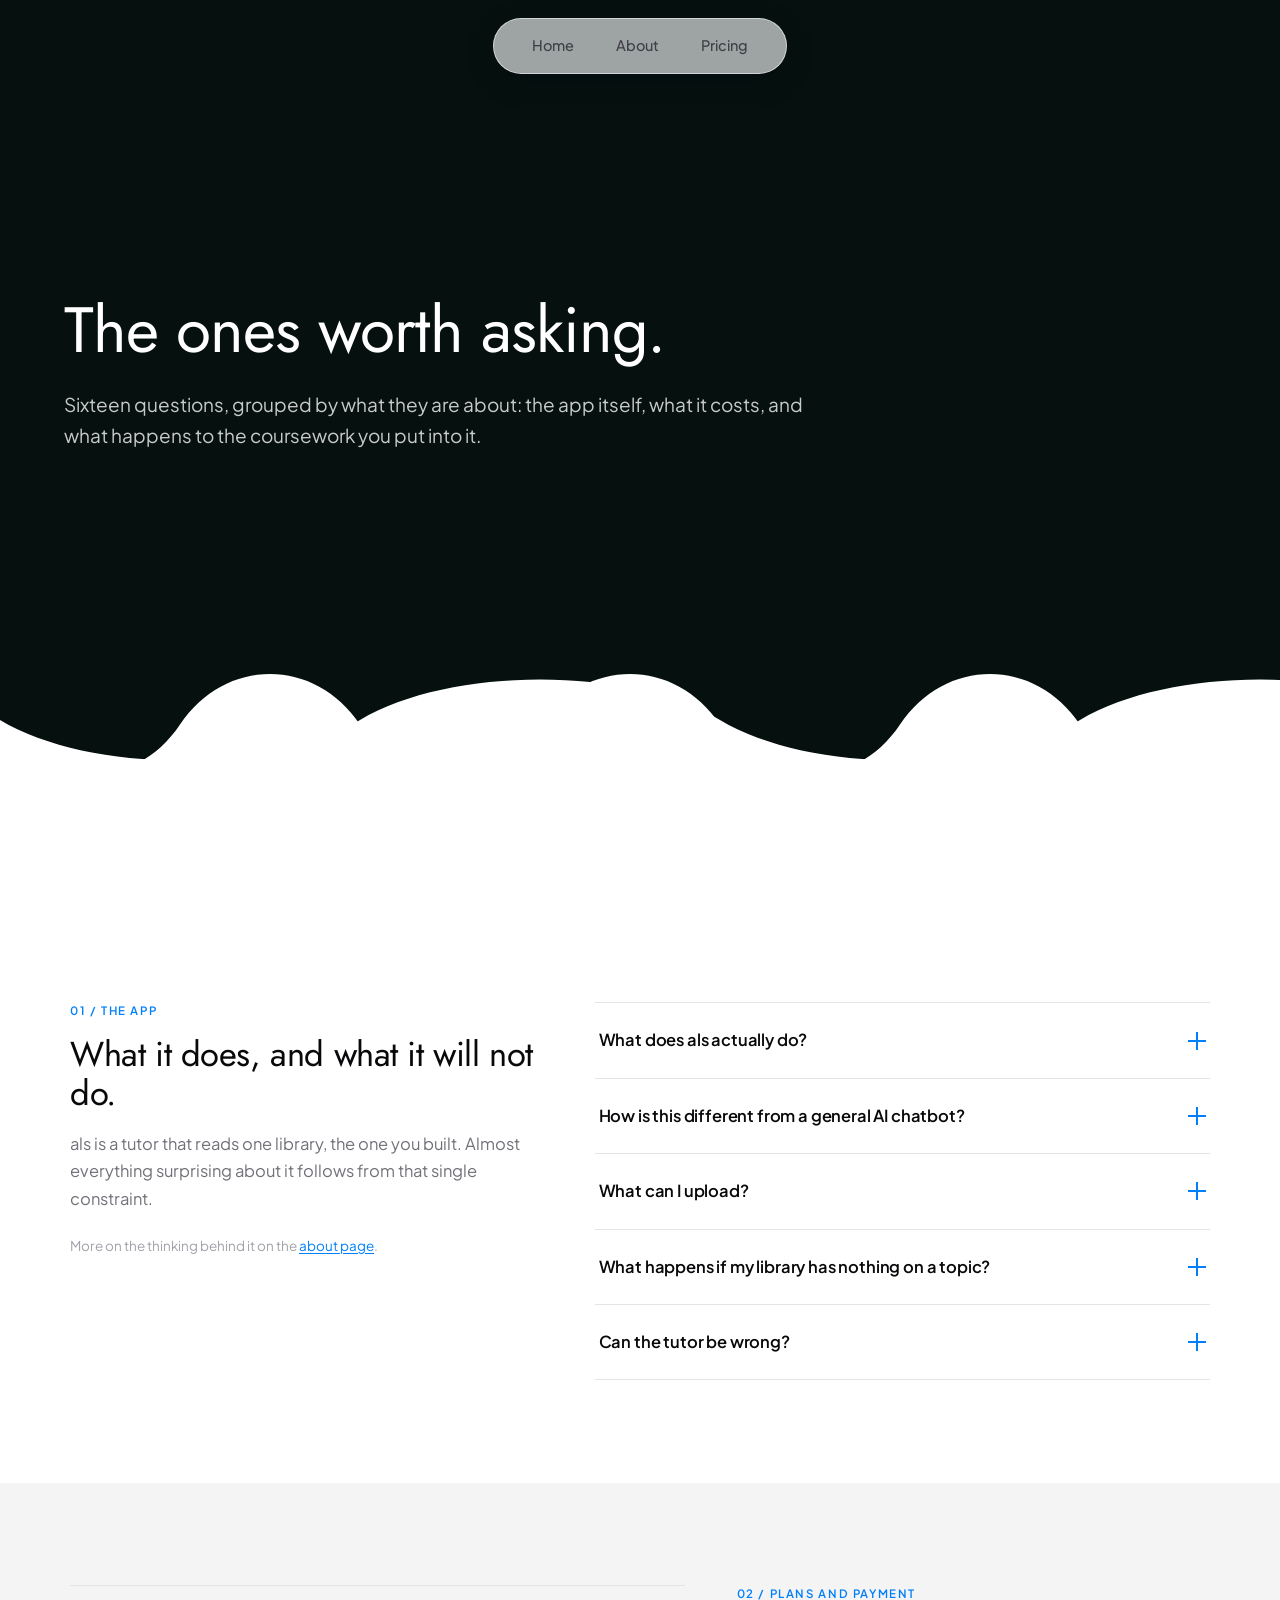
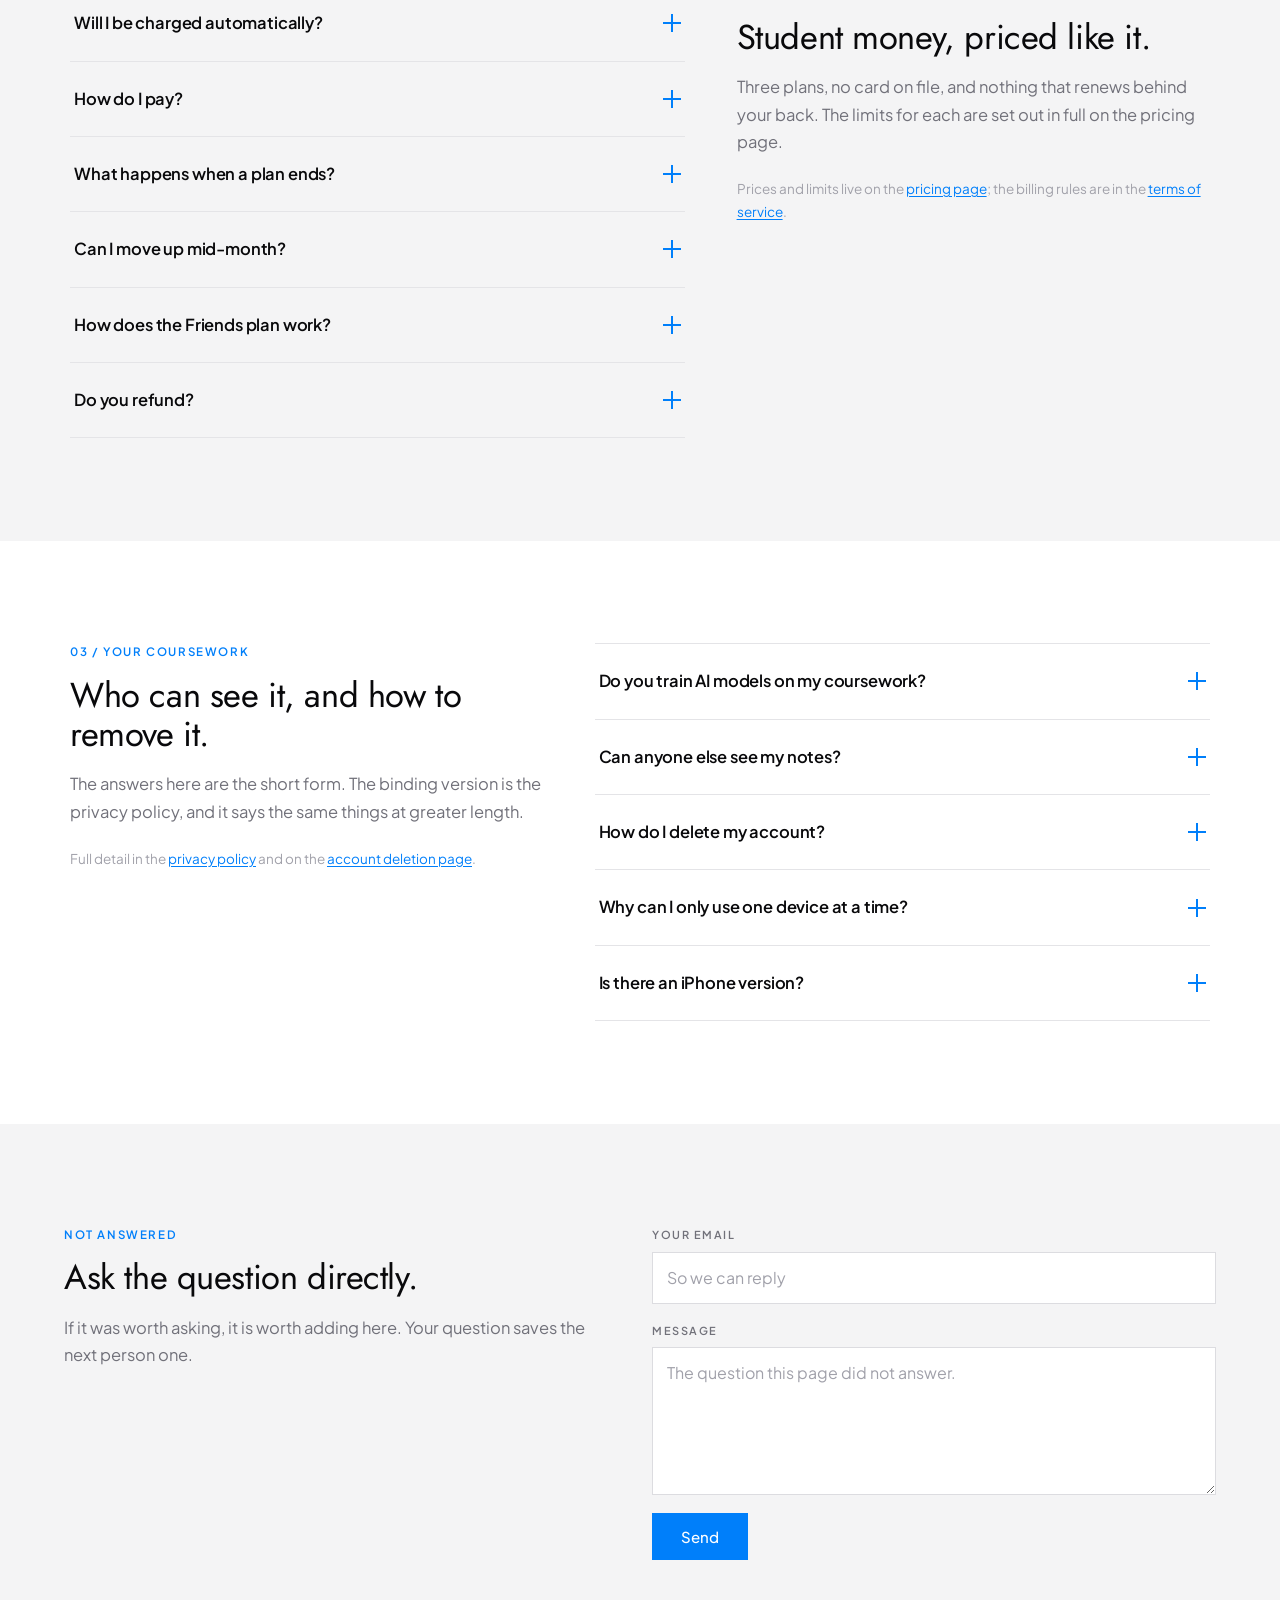
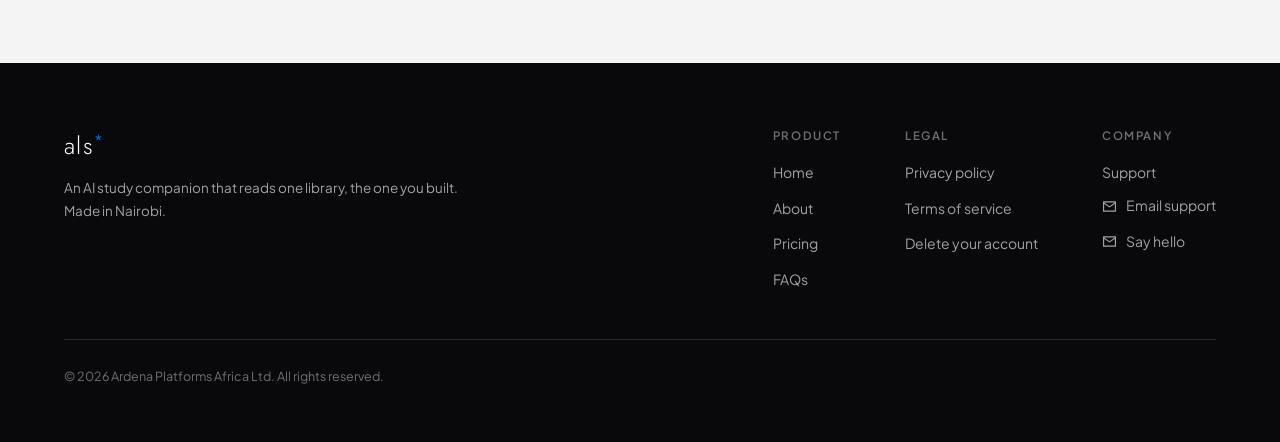
<file: faq.html>
<!doctype html>
<html lang="en">
  <head>
    <meta charset="utf-8" />
    <meta name="viewport" content="width=device-width, initial-scale=1" />

    <title>FAQs, als</title>
    <meta
      name="description"
      content="Answers about als (Ardena Learning System): what the tutor can and cannot do, what each plan costs and includes, how payment by M-Pesa works, and what happens to your coursework."
    />
    <link rel="canonical" href="https://als.ardena.co.ke/faq" />
    <meta name="theme-color" content="#05100f" />
    <meta name="robots" content="index, follow" />

    <meta property="og:type" content="website" />
    <meta property="og:site_name" content="als" />
    <meta property="og:title" content="FAQs, als" />
    <meta
      property="og:description"
      content="What the tutor can and cannot do, what the plans cost, and what happens to your coursework."
    />
    <meta property="og:url" content="https://als.ardena.co.ke/faq" />
    <meta property="og:image" content="https://als.ardena.co.ke/assets/og.png" />
    <meta property="og:locale" content="en_KE" />
    <meta name="twitter:card" content="summary_large_image" />
    <meta name="twitter:title" content="FAQs, als" />
    <meta
      name="twitter:description"
      content="What the tutor can and cannot do, what the plans cost, and what happens to your coursework."
    />
    <meta name="twitter:image" content="https://als.ardena.co.ke/assets/og.png" />

    <link rel="icon" href="/assets/favicon-32.png" type="image/png" sizes="32x32" />
    <link rel="icon" href="/assets/icon-512.png" type="image/png" sizes="512x512" />
    <link rel="apple-touch-icon" href="/assets/favicon-180.png" />
    <link rel="preconnect" href="https://fonts.googleapis.com" />
    <link rel="preconnect" href="https://fonts.gstatic.com" crossorigin />
    <link
      href="https://fonts.googleapis.com/css2?family=Jost:wght@300;400;500&family=Plus+Jakarta+Sans:wght@400;500;600;700&display=swap"
      rel="stylesheet"
    />
    <link rel="stylesheet" href="/assets/styles.css" />

    <!--
      The answers below are duplicated from the visible page, word for word.
      Google requires the structured answer to match what a reader sees, so if
      you edit a question or an answer on the page, edit it here too.
    -->
    <script type="application/ld+json">
      {
        "@context": "https://schema.org",
        "@type": "FAQPage",
        "mainEntity": [
          {
            "@type": "Question",
            "name": "What does als actually do?",
            "acceptedAnswer": {
              "@type": "Answer",
              "text": "You file your own lecture notes, slides, PDFs and past papers under the unit they belong to. als reads that library and answers your questions from it, naming the lecture and page each answer came from."
            }
          },
          {
            "@type": "Question",
            "name": "How is this different from a general AI chatbot?",
            "acceptedAnswer": {
              "@type": "Answer",
              "text": "A general chatbot answers from the whole internet and has never seen your syllabus. als answers only from the material you filed, so a plausible answer and a correct one stop being indistinguishable: you can open the page it cited and check."
            }
          },
          {
            "@type": "Question",
            "name": "What can I upload?",
            "acceptedAnswer": {
              "@type": "Answer",
              "text": "PDFs, lecture slides, images and photographs of handwritten notes. A scanned page has to be legible to you before it can be legible to the tutor. File size limits depend on your plan and are listed on the pricing page."
            }
          },
          {
            "@type": "Question",
            "name": "What happens if my library has nothing on a topic?",
            "acceptedAnswer": {
              "@type": "Answer",
              "text": "als tells you so, and lists the lectures it does have on file, rather than inventing an answer. That refusal is deliberate and it is the feature that took the most work."
            }
          },
          {
            "@type": "Question",
            "name": "Can the tutor be wrong?",
            "acceptedAnswer": {
              "@type": "Answer",
              "text": "Yes. It can miss context and it can misread a badly scanned page. Every answer carries the source it used so you can check it, and checking it is the point rather than a footnote."
            }
          },
          {
            "@type": "Question",
            "name": "Will I be charged automatically?",
            "acceptedAnswer": {
              "@type": "Answer",
              "text": "No. Nothing auto-renews and no card sits on file. When the 30 days are up, access drops to the free limits until you choose to pay again."
            }
          },
          {
            "@type": "Question",
            "name": "How do I pay?",
            "acceptedAnswer": {
              "@type": "Answer",
              "text": "Payment goes through Kora, which takes M-Pesa, Airtel Money and cards. als never sees your card number or M-Pesa PIN; that happens on the Kora page, not inside the app."
            }
          },
          {
            "@type": "Question",
            "name": "What happens when a plan ends?",
            "acceptedAnswer": {
              "@type": "Answer",
              "text": "You keep everything. Reading, exporting and deleting your own material works at every tier, including after a plan lapses. What pauses is the metered part: new questions, new quizzes, new uploads."
            }
          },
          {
            "@type": "Question",
            "name": "Can I move up mid-month?",
            "acceptedAnswer": {
              "@type": "Answer",
              "text": "Yes. The new plan starts a fresh 30 days from the day you pay, and the higher limits apply from that moment."
            }
          },
          {
            "@type": "Question",
            "name": "How does the Friends plan work?",
            "acceptedAnswer": {
              "@type": "Answer",
              "text": "One person pays KES 1,250 and receives a code that seats four others, which works out at KES 250 each. A Friends plan shares the bill, not the library: every member keeps a private library the others cannot open."
            }
          },
          {
            "@type": "Question",
            "name": "Do you refund?",
            "acceptedAnswer": {
              "@type": "Answer",
              "text": "The 14-day free trial exists so you can decide before paying, so a period that has begun is not usually refunded. If the service was materially broken or you were charged in error, write to support within 14 days of the payment and we will put it right."
            }
          },
          {
            "@type": "Question",
            "name": "Do you train AI models on my coursework?",
            "acceptedAnswer": {
              "@type": "Answer",
              "text": "No. Your notes, files, questions and answers are never used to train any model, ours or anyone else's. They are not sold, not rented, and not shared with advertisers."
            }
          },
          {
            "@type": "Question",
            "name": "Can anyone else see my notes?",
            "acceptedAnswer": {
              "@type": "Answer",
              "text": "No. Nobody else on a Friends plan can open your library, the payer included. Staff access is restricted to what is needed to answer a support request you have raised."
            }
          },
          {
            "@type": "Question",
            "name": "How do I delete my account?",
            "acceptedAnswer": {
              "@type": "Answer",
              "text": "In the app, Profile then Settings then Delete account, which takes effect immediately. If you cannot open the app, email support and we will action it within 7 days. The account deletion page lists exactly what is removed and what is kept."
            }
          },
          {
            "@type": "Question",
            "name": "Why can I only use one device at a time?",
            "acceptedAnswer": {
              "@type": "Answer",
              "text": "So that a plan bought by one student covers one student. Signing in on a new phone signs the previous one out, which also means a stolen handset loses access straight away."
            }
          },
          {
            "@type": "Question",
            "name": "Is there an iPhone version?",
            "acceptedAnswer": {
              "@type": "Answer",
              "text": "Not yet. als is on Android first. The App Store button on this site is marked coming soon rather than linked, and it will change the day there is something to link to."
            }
          }
        ]
      }
    </script>
  </head>

  <body>
    <a class="skip" href="#main">Skip to content</a>

    <nav class="nav" aria-label="Primary">
      <a class="nav__link" href="/">Home</a>
      <a class="nav__link" href="/about">About</a>
      <a class="nav__link" href="/pricing">Pricing</a>
    </nav>

    <main id="main">
      <section class="hero hero--doc" aria-labelledby="faq-h">
        <div class="hero__inner">
          <h1 class="hero__title" id="faq-h">The ones worth asking.</h1>
          <p class="hero__lede">
            Sixteen questions, grouped by what they are about: the app itself,
            what it costs, and what happens to the coursework you put into it.
          </p>
        </div>
      </section>

      <section class="split" id="app" aria-labelledby="app-h">
        <div class="split__inner">
          <div class="split__head">
            <p class="split__eyebrow">01 / The app</p>
            <h2 class="split__title" id="app-h">What it does, and what it will not do.</h2>
            <p class="split__tagline">
              als is a tutor that reads one library, the one you built. Almost
              everything surprising about it follows from that single
              constraint.
            </p>
            <p class="split__note">
              More on the thinking behind it on the
              <a href="/about">about page</a>.
            </p>
          </div>

          <div class="split__body">
            <div class="faq">
              <details class="faq__item">
                <summary class="faq__q">
                  What does als actually do?
                  <span class="faq__sign" aria-hidden="true"></span>
                </summary>
                <p class="faq__a">You file your own lecture notes, slides, PDFs and past papers under the unit they belong to. als reads that library and answers your questions from it, naming the lecture and page each answer came from.</p>
              </details>

              <details class="faq__item">
                <summary class="faq__q">
                  How is this different from a general AI chatbot?
                  <span class="faq__sign" aria-hidden="true"></span>
                </summary>
                <p class="faq__a">A general chatbot answers from the whole internet and has never seen your syllabus. als answers only from the material you filed, so a plausible answer and a correct one stop being indistinguishable: you can open the page it cited and check.</p>
              </details>

              <details class="faq__item">
                <summary class="faq__q">
                  What can I upload?
                  <span class="faq__sign" aria-hidden="true"></span>
                </summary>
                <p class="faq__a">PDFs, lecture slides, images and photographs of handwritten notes. A scanned page has to be legible to you before it can be legible to the tutor. File size limits depend on your plan and are listed on the pricing page.</p>
              </details>

              <details class="faq__item">
                <summary class="faq__q">
                  What happens if my library has nothing on a topic?
                  <span class="faq__sign" aria-hidden="true"></span>
                </summary>
                <p class="faq__a">als tells you so, and lists the lectures it does have on file, rather than inventing an answer. That refusal is deliberate and it is the feature that took the most work.</p>
              </details>

              <details class="faq__item">
                <summary class="faq__q">
                  Can the tutor be wrong?
                  <span class="faq__sign" aria-hidden="true"></span>
                </summary>
                <p class="faq__a">Yes. It can miss context and it can misread a badly scanned page. Every answer carries the source it used so you can check it, and checking it is the point rather than a footnote.</p>
              </details>
            </div>
          </div>
        </div>
      </section>

      <section class="split split--alt" id="money" aria-labelledby="money-h">
        <div class="split__inner">
          <div class="split__head">
            <p class="split__eyebrow">02 / Plans and payment</p>
            <h2 class="split__title" id="money-h">Student money, priced like it.</h2>
            <p class="split__tagline">
              Three plans, no card on file, and nothing that renews behind your
              back. The limits for each are set out in full on the pricing page.
            </p>
            <p class="split__note">
              Prices and limits live on the
              <a href="/pricing">pricing page</a>; the billing rules are in
              the <a href="/terms">terms of service</a>.
            </p>
          </div>

          <div class="split__body">
            <div class="faq">
              <details class="faq__item">
                <summary class="faq__q">
                  Will I be charged automatically?
                  <span class="faq__sign" aria-hidden="true"></span>
                </summary>
                <p class="faq__a">No. Nothing auto-renews and no card sits on file. When the 30 days are up, access drops to the free limits until you choose to pay again.</p>
              </details>

              <details class="faq__item">
                <summary class="faq__q">
                  How do I pay?
                  <span class="faq__sign" aria-hidden="true"></span>
                </summary>
                <p class="faq__a">Payment goes through Kora, which takes M-Pesa, Airtel Money and cards. als never sees your card number or M-Pesa PIN; that happens on the Kora page, not inside the app.</p>
              </details>

              <details class="faq__item">
                <summary class="faq__q">
                  What happens when a plan ends?
                  <span class="faq__sign" aria-hidden="true"></span>
                </summary>
                <p class="faq__a">You keep everything. Reading, exporting and deleting your own material works at every tier, including after a plan lapses. What pauses is the metered part: new questions, new quizzes, new uploads.</p>
              </details>

              <details class="faq__item">
                <summary class="faq__q">
                  Can I move up mid-month?
                  <span class="faq__sign" aria-hidden="true"></span>
                </summary>
                <p class="faq__a">Yes. The new plan starts a fresh 30 days from the day you pay, and the higher limits apply from that moment.</p>
              </details>

              <details class="faq__item">
                <summary class="faq__q">
                  How does the Friends plan work?
                  <span class="faq__sign" aria-hidden="true"></span>
                </summary>
                <p class="faq__a">One person pays KES 1,250 and receives a code that seats four others, which works out at KES 250 each. A Friends plan shares the bill, not the library: every member keeps a private library the others cannot open.</p>
              </details>

              <details class="faq__item">
                <summary class="faq__q">
                  Do you refund?
                  <span class="faq__sign" aria-hidden="true"></span>
                </summary>
                <p class="faq__a">The 14-day free trial exists so you can decide before paying, so a period that has begun is not usually refunded. If the service was materially broken or you were charged in error, write to support within 14 days of the payment and we will put it right.</p>
              </details>
            </div>
          </div>
        </div>
      </section>

      <section class="split" id="data" aria-labelledby="data-h">
        <div class="split__inner">
          <div class="split__head">
            <p class="split__eyebrow">03 / Your coursework</p>
            <h2 class="split__title" id="data-h">Who can see it, and how to remove it.</h2>
            <p class="split__tagline">
              The answers here are the short form. The binding version is the
              privacy policy, and it says the same things at greater length.
            </p>
            <p class="split__note">
              Full detail in the <a href="/privacy">privacy policy</a> and on
              the <a href="/delete-account">account deletion page</a>.
            </p>
          </div>

          <div class="split__body">
            <div class="faq">
              <details class="faq__item">
                <summary class="faq__q">
                  Do you train AI models on my coursework?
                  <span class="faq__sign" aria-hidden="true"></span>
                </summary>
                <p class="faq__a">No. Your notes, files, questions and answers are never used to train any model, ours or anyone else's. They are not sold, not rented, and not shared with advertisers.</p>
              </details>

              <details class="faq__item">
                <summary class="faq__q">
                  Can anyone else see my notes?
                  <span class="faq__sign" aria-hidden="true"></span>
                </summary>
                <p class="faq__a">No. Nobody else on a Friends plan can open your library, the payer included. Staff access is restricted to what is needed to answer a support request you have raised.</p>
              </details>

              <details class="faq__item">
                <summary class="faq__q">
                  How do I delete my account?
                  <span class="faq__sign" aria-hidden="true"></span>
                </summary>
                <p class="faq__a">In the app, Profile then Settings then Delete account, which takes effect immediately. If you cannot open the app, email support and we will action it within 7 days. The account deletion page lists exactly what is removed and what is kept.</p>
              </details>

              <details class="faq__item">
                <summary class="faq__q">
                  Why can I only use one device at a time?
                  <span class="faq__sign" aria-hidden="true"></span>
                </summary>
                <p class="faq__a">So that a plan bought by one student covers one student. Signing in on a new phone signs the previous one out, which also means a stolen handset loses access straight away.</p>
              </details>

              <details class="faq__item">
                <summary class="faq__q">
                  Is there an iPhone version?
                  <span class="faq__sign" aria-hidden="true"></span>
                </summary>
                <p class="faq__a">Not yet. als is on Android first. The App Store button on this site is marked coming soon rather than linked, and it will change the day there is something to link to.</p>
              </details>
            </div>
          </div>
        </div>
      </section>

      <section class="split split--alt split--contact" id="contact" aria-labelledby="faq-contact-h">
        <div class="split__inner">
          <div class="split__head">
            <p class="split__eyebrow">Not answered</p>
            <h2 class="split__title" id="faq-contact-h">Ask the question directly.</h2>
            <p class="split__tagline">
              If it was worth asking, it is worth adding here. Your question
              saves the next person one.
            </p>
          </div>

          <div class="split__body">
            <form class="ask" data-ask action="https://formspree.io/f/xqpkkkjp" method="POST">
              <p class="ask__row">
                <label class="ask__label" for="ask-email">Your email</label>
                <input class="ask__input" id="ask-email" type="email" name="email" required autocomplete="email" placeholder="So we can reply" />
              </p>

              <p class="ask__row">
                <label class="ask__label" for="ask-message">Message</label>
                <textarea class="ask__input ask__input--area" id="ask-message" name="message" rows="5" required placeholder="The question this page did not answer."></textarea>
              </p>

              <input type="hidden" name="_subject" value="Website: FAQ page" />
              <input class="ask__trap" type="text" name="_gotcha" tabindex="-1" autocomplete="off" aria-hidden="true" />

              <p class="ask__foot">
                <button class="btn btn--primary" type="submit">Send</button>
                <span class="ask__status" data-ask-status role="status" aria-live="polite"></span>
              </p>
            </form>
          </div>

        </div>
      </section>
    </main>

    <footer class="footer">
      <div class="footer__inner">
        <div class="footer__brand">
          <p class="footer__mark">als<sup>*</sup></p>
          <p class="footer__blurb">
            An AI study companion that reads one library, the one you built.
            Made in Nairobi.
          </p>
        </div>

        <div class="footer__cols">
          <div>
            <p class="footer__head">Product</p>
            <ul class="footer__list">
              <li><a href="/">Home</a></li>
              <li><a href="/about">About</a></li>
              <li><a href="/pricing">Pricing</a></li>
              <li><a href="/faq">FAQs</a></li>
            </ul>
          </div>

          <div>
            <p class="footer__head">Legal</p>
            <ul class="footer__list">
              <li><a href="/privacy">Privacy policy</a></li>
              <li><a href="/terms">Terms of service</a></li>
              <li><a href="/delete-account">Delete your account</a></li>
            </ul>
          </div>

          <div>
            <p class="footer__head">Company</p>
            <ul class="footer__list">
              <li><a href="/support">Support</a></li>
              <li><a class="mail" href="mailto:support@ardena.co.ke"><svg width="15" height="15" viewBox="0 0 24 24" fill="none" stroke="currentColor" stroke-width="1.9" stroke-linecap="round" stroke-linejoin="round" aria-hidden="true"><rect x="2.5" y="4.5" width="19" height="15" /><path d="m2.5 6 9.5 6.6L21.5 6" /></svg><span>Email support</span></a></li>
              <li><a class="mail" href="mailto:info@ardena.co.ke"><svg width="15" height="15" viewBox="0 0 24 24" fill="none" stroke="currentColor" stroke-width="1.9" stroke-linecap="round" stroke-linejoin="round" aria-hidden="true"><rect x="2.5" y="4.5" width="19" height="15" /><path d="m2.5 6 9.5 6.6L21.5 6" /></svg><span>Say hello</span></a></li>
            </ul>
          </div>
        </div>
      </div>

      <p class="footer__legal">
        &copy; <span data-year>2026</span> Ardena Platforms Africa Ltd. All rights reserved.
      </p>
    </footer>

    <script src="/assets/main.js" defer></script>
  </body>
</html>
</file>
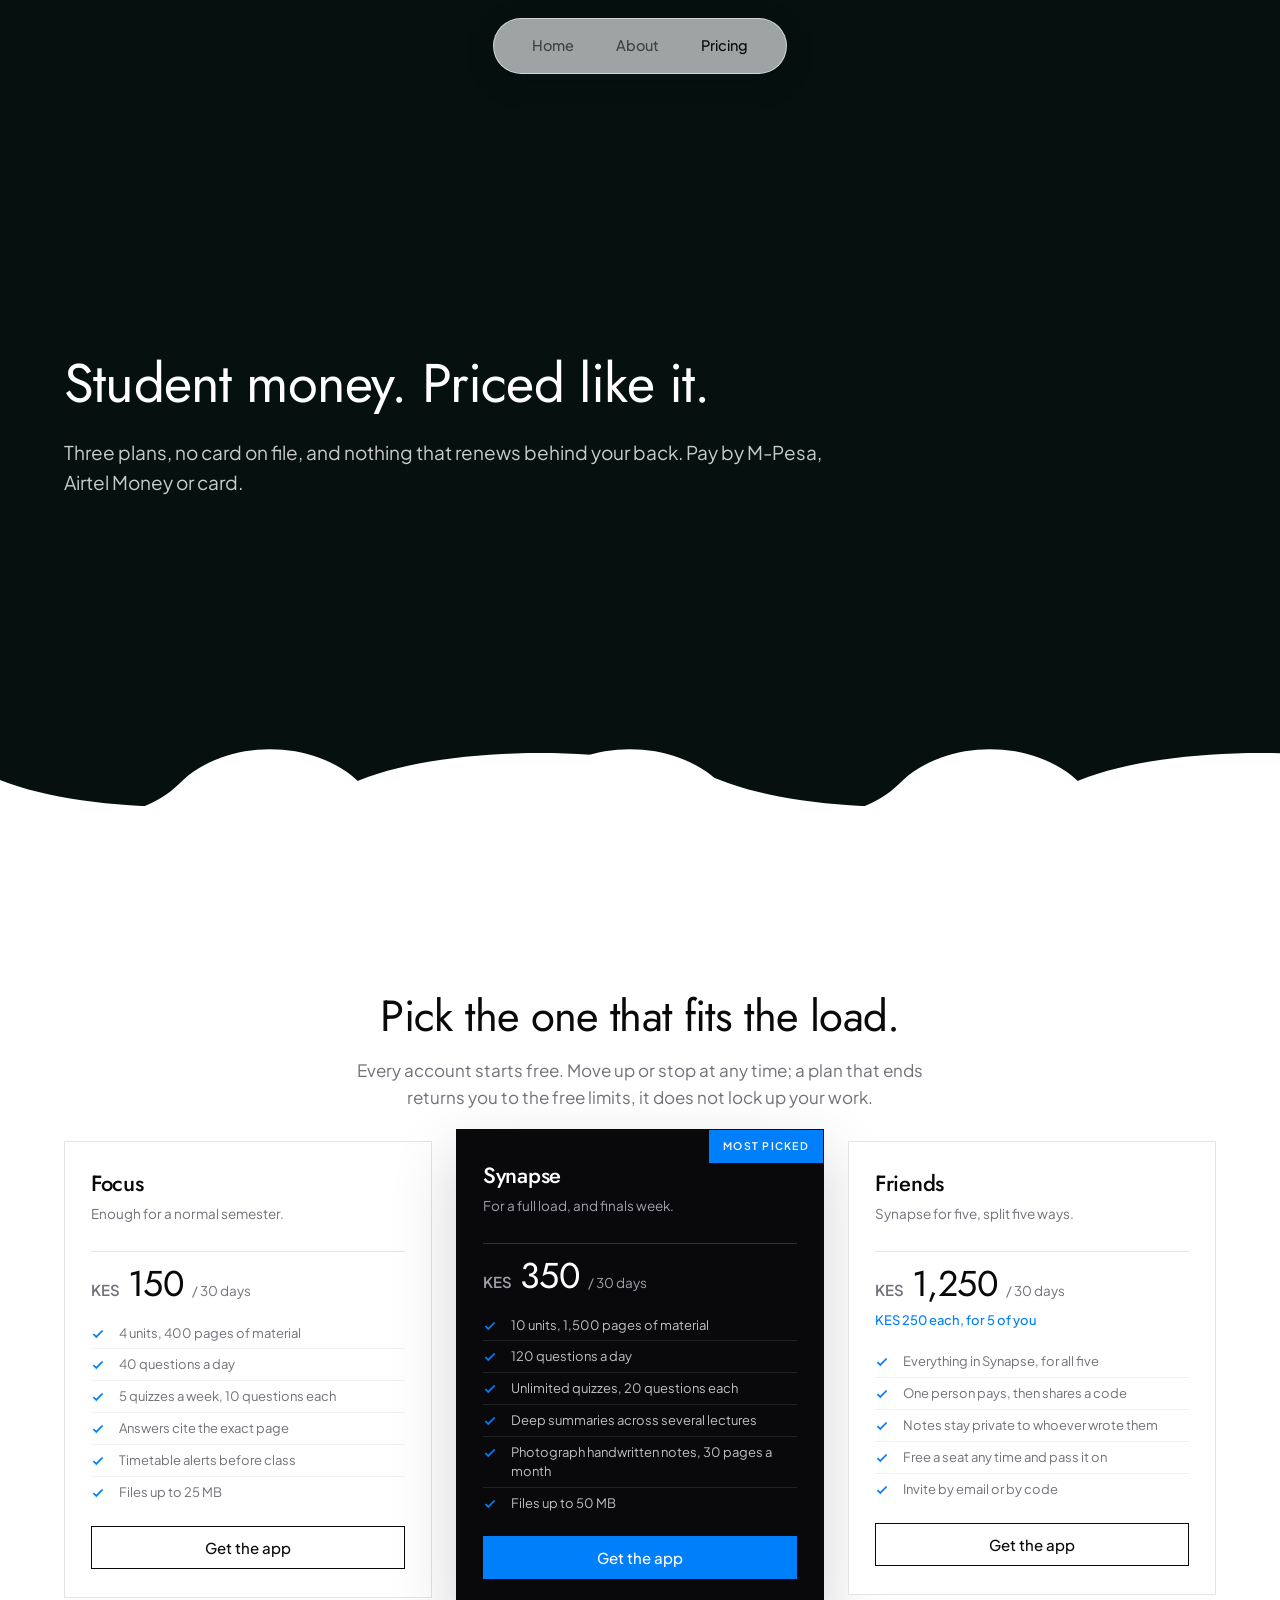
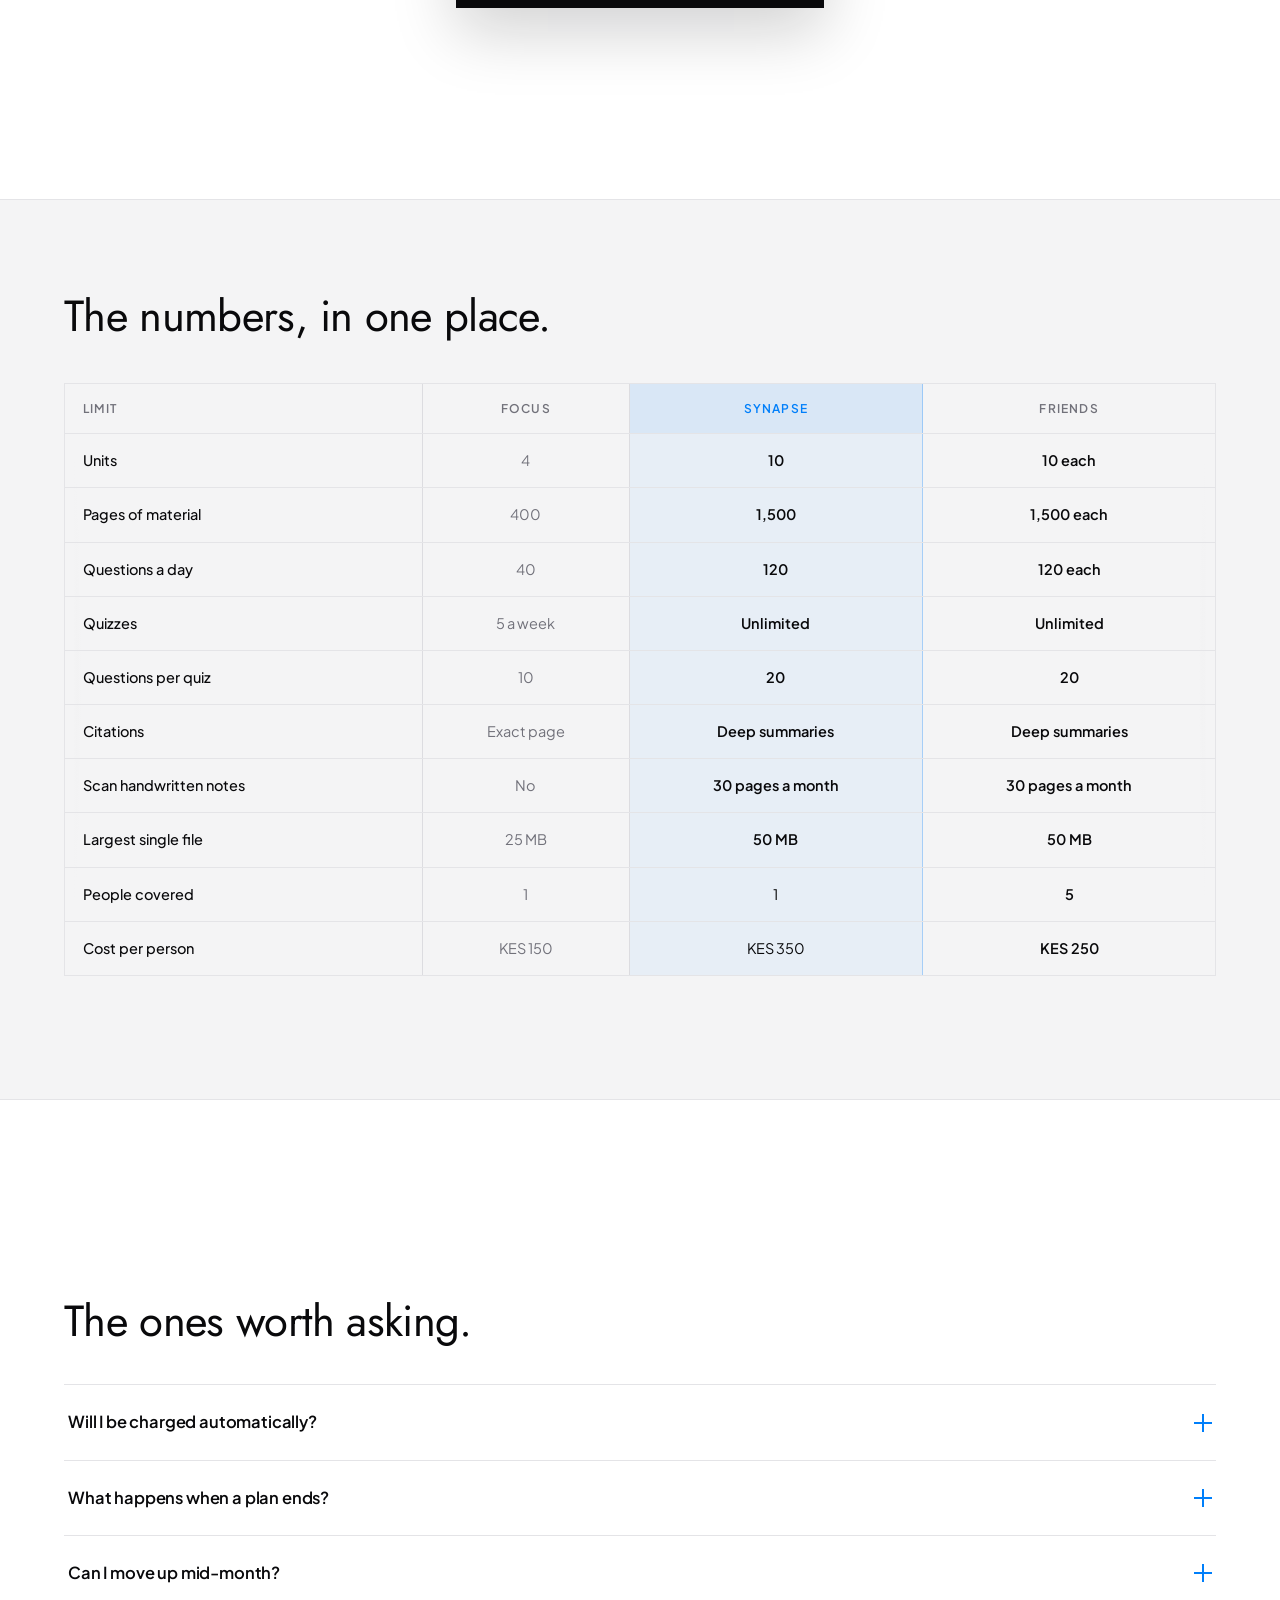
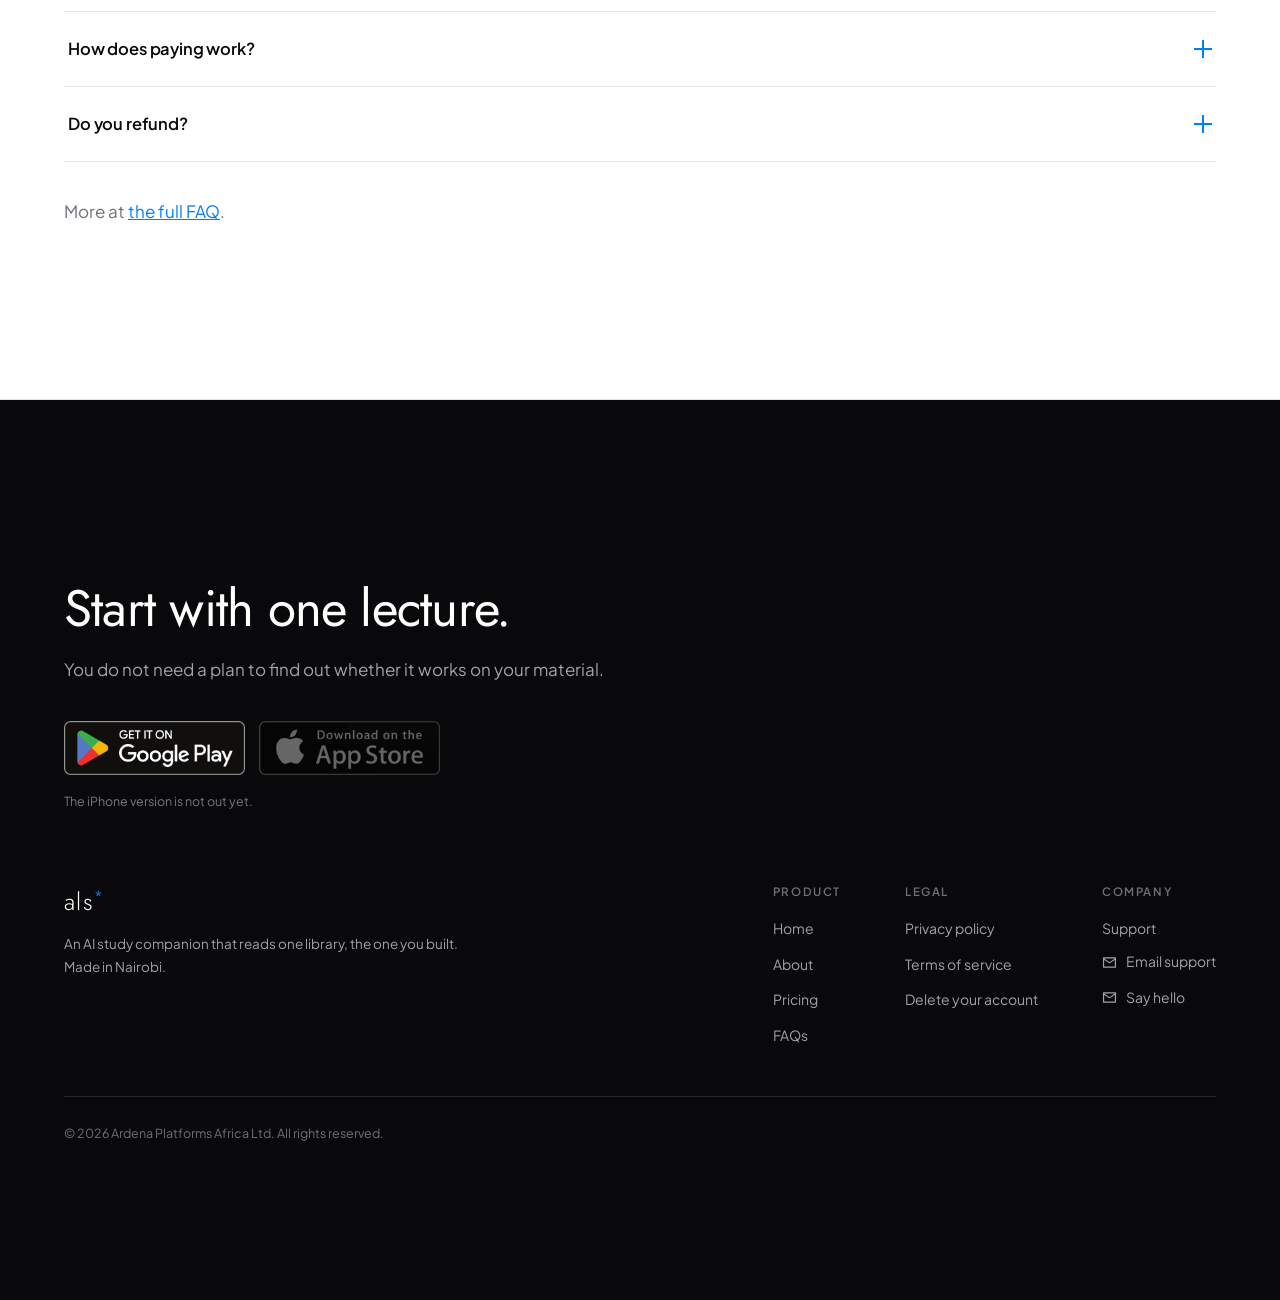
<file: pricing.html>
<!doctype html>
<html lang="en" class="snap">
  <head>
    <meta charset="utf-8" />
    <meta name="viewport" content="width=device-width, initial-scale=1" />

    <title>Pricing, als</title>
    <meta name="description" content="als plans: Focus at KES 150 a month, Synapse at KES 350, and Friends covering five students for KES 1,250, which is KES 250 each. Nothing auto-renews." />
    <link rel="canonical" href="https://als.ardena.co.ke/pricing" />
    <meta name="theme-color" content="#05100f" />

    <meta property="og:type" content="website" />
    <meta property="og:site_name" content="als" />
    <meta property="og:title" content="Pricing, als" />
    <meta property="og:description" content="als plans: Focus at KES 150 a month, Synapse at KES 350, and Friends covering five students for KES 1,250, which is KES 250 each. Nothing auto-renews." />
    <meta property="og:url" content="https://als.ardena.co.ke/pricing" />
    <meta property="og:image" content="https://als.ardena.co.ke/assets/og.png" />
    <meta property="og:locale" content="en_KE" />
    <meta name="twitter:card" content="summary_large_image" />
    <meta name="twitter:title" content="Pricing, als" />
    <meta name="twitter:description" content="als plans: Focus at KES 150 a month, Synapse at KES 350, and Friends covering five students for KES 1,250, which is KES 250 each. Nothing auto-renews." />
    <meta name="twitter:image" content="https://als.ardena.co.ke/assets/og.png" />

    <link rel="icon" href="/assets/favicon-32.png" type="image/png" sizes="32x32" />
    <link rel="icon" href="/assets/icon-512.png" type="image/png" sizes="512x512" />
    <link rel="apple-touch-icon" href="/assets/favicon-180.png" />

    <link rel="preconnect" href="https://fonts.googleapis.com" />
    <link rel="preconnect" href="https://fonts.gstatic.com" crossorigin />
    <link
      href="https://fonts.googleapis.com/css2?family=Jost:wght@300;400;500&family=Plus+Jakarta+Sans:wght@400;500;600;700&display=swap"
      rel="stylesheet"
    />
    <link rel="stylesheet" href="/assets/styles.css" />
    <script type="application/ld+json">
      {
        "@context": "https://schema.org",
        "@type": "Product",
        "name": "als",
        "description": "An AI study companion that answers from a student's own coursework.",
        "brand": { "@type": "Brand", "name": "Ardena" },
        "offers": {
          "@type": "AggregateOffer",
          "priceCurrency": "KES",
          "lowPrice": "150",
          "highPrice": "1250",
          "offerCount": 3
        }
      }
    </script>
  </head>

  <body>
    <a class="skip" href="#main">Skip to content</a>

    <nav class="nav" aria-label="Primary">
      <a class="nav__link" href="/">Home</a>
      <a class="nav__link" href="/about">About</a>
      <a class="nav__link" href="/pricing" aria-current="page">Pricing</a>
    </nav>

    <main id="main">
      <section class="hero hero--page">
        <div class="hero__inner">
          <h1 class="hero__title">Student money. Priced like it.</h1>
          <p class="hero__lede">Three plans, no card on file, and nothing that renews behind your back. Pay by M-Pesa, Airtel Money or card.</p>
        </div>
      </section>

      <section class="section section--centered section--tall" id="plans" aria-labelledby="plans-h">
        <div class="shell">
          <h2 class="section__title" id="plans-h">Pick the one that fits the load.</h2>
          <p class="section__lede">
            Every account starts free. Move up or stop at any time; a plan that
            ends returns you to the free limits, it does not lock up your work.
          </p>

          <div class="plans">
            <article class="plan">
              <h2 class="plan__name">Focus</h2>
              <p class="plan__tagline">Enough for a normal semester.</p>

              <p class="plan__price">
                <span class="plan__currency">KES</span>
                <span class="plan__amount">150</span>
                <span class="plan__period">/ 30 days</span>
              </p>

              <ul class="plan__features">
                <li>
                  <svg width="14" height="14" viewBox="0 0 24 24" fill="none" stroke="currentColor" stroke-width="3" aria-hidden="true"><path d="M20 6 9 17l-5-5" /></svg>
                  <span>4 units, 400 pages of material</span>
                </li>
                <li>
                  <svg width="14" height="14" viewBox="0 0 24 24" fill="none" stroke="currentColor" stroke-width="3" aria-hidden="true"><path d="M20 6 9 17l-5-5" /></svg>
                  <span>40 questions a day</span>
                </li>
                <li>
                  <svg width="14" height="14" viewBox="0 0 24 24" fill="none" stroke="currentColor" stroke-width="3" aria-hidden="true"><path d="M20 6 9 17l-5-5" /></svg>
                  <span>5 quizzes a week, 10 questions each</span>
                </li>
                <li>
                  <svg width="14" height="14" viewBox="0 0 24 24" fill="none" stroke="currentColor" stroke-width="3" aria-hidden="true"><path d="M20 6 9 17l-5-5" /></svg>
                  <span>Answers cite the exact page</span>
                </li>
                <li>
                  <svg width="14" height="14" viewBox="0 0 24 24" fill="none" stroke="currentColor" stroke-width="3" aria-hidden="true"><path d="M20 6 9 17l-5-5" /></svg>
                  <span>Timetable alerts before class</span>
                </li>
                <li>
                  <svg width="14" height="14" viewBox="0 0 24 24" fill="none" stroke="currentColor" stroke-width="3" aria-hidden="true"><path d="M20 6 9 17l-5-5" /></svg>
                  <span>Files up to 25 MB</span>
                </li>
              </ul>

              <div class="plan__foot">
                <a class="btn btn--outline" href="https://play.google.com/store/apps/details?id=com.ardena.als" data-store-link rel="noopener">Get the app</a>
              </div>
            </article>

            <article class="plan plan--featured">
              <p class="plan__flag">Most picked</p>
              <h2 class="plan__name">Synapse</h2>
              <p class="plan__tagline">For a full load, and finals week.</p>

              <p class="plan__price">
                <span class="plan__currency">KES</span>
                <span class="plan__amount">350</span>
                <span class="plan__period">/ 30 days</span>
              </p>

              <ul class="plan__features">
                <li>
                  <svg width="14" height="14" viewBox="0 0 24 24" fill="none" stroke="currentColor" stroke-width="3" aria-hidden="true"><path d="M20 6 9 17l-5-5" /></svg>
                  <span>10 units, 1,500 pages of material</span>
                </li>
                <li>
                  <svg width="14" height="14" viewBox="0 0 24 24" fill="none" stroke="currentColor" stroke-width="3" aria-hidden="true"><path d="M20 6 9 17l-5-5" /></svg>
                  <span>120 questions a day</span>
                </li>
                <li>
                  <svg width="14" height="14" viewBox="0 0 24 24" fill="none" stroke="currentColor" stroke-width="3" aria-hidden="true"><path d="M20 6 9 17l-5-5" /></svg>
                  <span>Unlimited quizzes, 20 questions each</span>
                </li>
                <li>
                  <svg width="14" height="14" viewBox="0 0 24 24" fill="none" stroke="currentColor" stroke-width="3" aria-hidden="true"><path d="M20 6 9 17l-5-5" /></svg>
                  <span>Deep summaries across several lectures</span>
                </li>
                <li>
                  <svg width="14" height="14" viewBox="0 0 24 24" fill="none" stroke="currentColor" stroke-width="3" aria-hidden="true"><path d="M20 6 9 17l-5-5" /></svg>
                  <span>Photograph handwritten notes, 30 pages a month</span>
                </li>
                <li>
                  <svg width="14" height="14" viewBox="0 0 24 24" fill="none" stroke="currentColor" stroke-width="3" aria-hidden="true"><path d="M20 6 9 17l-5-5" /></svg>
                  <span>Files up to 50 MB</span>
                </li>
              </ul>

              <div class="plan__foot">
                <a class="btn btn--primary" href="https://play.google.com/store/apps/details?id=com.ardena.als" data-store-link rel="noopener">Get the app</a>
              </div>
            </article>

            <article class="plan">
              <h2 class="plan__name">Friends</h2>
              <p class="plan__tagline">Synapse for five, split five ways.</p>

              <p class="plan__price">
                <span class="plan__currency">KES</span>
                <span class="plan__amount">1,250</span>
                <span class="plan__period">/ 30 days</span>
              </p>
              <p class="plan__each">KES 250 each, for 5 of you</p>

              <ul class="plan__features">
                <li>
                  <svg width="14" height="14" viewBox="0 0 24 24" fill="none" stroke="currentColor" stroke-width="3" aria-hidden="true"><path d="M20 6 9 17l-5-5" /></svg>
                  <span>Everything in Synapse, for all five</span>
                </li>
                <li>
                  <svg width="14" height="14" viewBox="0 0 24 24" fill="none" stroke="currentColor" stroke-width="3" aria-hidden="true"><path d="M20 6 9 17l-5-5" /></svg>
                  <span>One person pays, then shares a code</span>
                </li>
                <li>
                  <svg width="14" height="14" viewBox="0 0 24 24" fill="none" stroke="currentColor" stroke-width="3" aria-hidden="true"><path d="M20 6 9 17l-5-5" /></svg>
                  <span>Notes stay private to whoever wrote them</span>
                </li>
                <li>
                  <svg width="14" height="14" viewBox="0 0 24 24" fill="none" stroke="currentColor" stroke-width="3" aria-hidden="true"><path d="M20 6 9 17l-5-5" /></svg>
                  <span>Free a seat any time and pass it on</span>
                </li>
                <li>
                  <svg width="14" height="14" viewBox="0 0 24 24" fill="none" stroke="currentColor" stroke-width="3" aria-hidden="true"><path d="M20 6 9 17l-5-5" /></svg>
                  <span>Invite by email or by code</span>
                </li>
              </ul>

              <div class="plan__foot">
                <a class="btn btn--outline" href="https://play.google.com/store/apps/details?id=com.ardena.als" data-store-link rel="noopener">Get the app</a>
              </div>
            </article>
          </div>
        </div>
      </section>

      <section class="section section--surface section--tall" id="compare" aria-labelledby="compare-h">
        <div class="shell">
          <h2 class="section__title" id="compare-h">The numbers, in one place.</h2>

          <div class="compare">
            <table>
              <thead>
                <tr>
                  <th scope="col">Limit</th>
                  <th scope="col">Focus</th>
                  <th scope="col">Synapse</th>
                  <th scope="col">Friends</th>
                </tr>
              </thead>
              <tbody>
                <tr>
                  <td>Units</td>
                  <td>4</td>
                  <td class="is-best">10</td>
                  <td class="is-best">10 each</td>
                </tr>
                <tr>
                  <td>Pages of material</td>
                  <td>400</td>
                  <td class="is-best">1,500</td>
                  <td class="is-best">1,500 each</td>
                </tr>
                <tr>
                  <td>Questions a day</td>
                  <td>40</td>
                  <td class="is-best">120</td>
                  <td class="is-best">120 each</td>
                </tr>
                <tr>
                  <td>Quizzes</td>
                  <td>5 a week</td>
                  <td class="is-best">Unlimited</td>
                  <td class="is-best">Unlimited</td>
                </tr>
                <tr>
                  <td>Questions per quiz</td>
                  <td>10</td>
                  <td class="is-best">20</td>
                  <td class="is-best">20</td>
                </tr>
                <tr>
                  <td>Citations</td>
                  <td>Exact page</td>
                  <td class="is-best">Deep summaries</td>
                  <td class="is-best">Deep summaries</td>
                </tr>
                <tr>
                  <td>Scan handwritten notes</td>
                  <td>No</td>
                  <td class="is-best">30 pages a month</td>
                  <td class="is-best">30 pages a month</td>
                </tr>
                <tr>
                  <td>Largest single file</td>
                  <td>25 MB</td>
                  <td class="is-best">50 MB</td>
                  <td class="is-best">50 MB</td>
                </tr>
                <tr>
                  <td>People covered</td>
                  <td>1</td>
                  <td>1</td>
                  <td class="is-best">5</td>
                </tr>
                <tr>
                  <td>Cost per person</td>
                  <td>KES 150</td>
                  <td>KES 350</td>
                  <td class="is-best">KES 250</td>
                </tr>
              </tbody>
            </table>
          </div>
        </div>
      </section>

      <section class="section" id="pricing-faq" aria-labelledby="pricing-faq-h">
        <div class="shell">
          <h2 class="section__title" id="pricing-faq-h">The ones worth asking.</h2>

          <div class="faq">
            <details class="faq__item">
              <summary class="faq__q">
                Will I be charged automatically?
                <span class="faq__sign" aria-hidden="true"></span>
              </summary>
              <p class="faq__a">No. Nothing auto-renews and no card sits on file. When the 30 days are up, access drops to the free limits until you choose to pay again.</p>
            </details>
            <details class="faq__item">
              <summary class="faq__q">
                What happens when a plan ends?
                <span class="faq__sign" aria-hidden="true"></span>
              </summary>
              <p class="faq__a">You keep everything. Reading, exporting and deleting your own material works at every tier. What pauses is the metered part: new questions, new quizzes, new uploads.</p>
            </details>
            <details class="faq__item">
              <summary class="faq__q">
                Can I move up mid-month?
                <span class="faq__sign" aria-hidden="true"></span>
              </summary>
              <p class="faq__a">Yes. The new plan starts a fresh 30 days from the day you pay, and the higher limits apply from that moment.</p>
            </details>
            <details class="faq__item">
              <summary class="faq__q">
                How does paying work?
                <span class="faq__sign" aria-hidden="true"></span>
              </summary>
              <p class="faq__a">Payment goes through Kora, which takes M-Pesa, Airtel Money and cards. als never sees your card number or M-Pesa PIN; that happens on Kora&rsquo;s own page.</p>
            </details>
            <details class="faq__item">
              <summary class="faq__q">
                Do you refund?
                <span class="faq__sign" aria-hidden="true"></span>
              </summary>
              <p class="faq__a">The free start exists so you can decide before paying, so a period that has begun is not usually refunded. If the service was materially broken or you were charged in error, write to <a href="/support">support</a> within 14 days and we will put it right.</p>
            </details>
          </div>

          <p class="section__lede" style="margin-top: 36px">
            More at <a href="/faq" style="color: var(--primary)">the full FAQ</a>.
          </p>
        </div>
      </section>

      <section class="section section--dark section--end" aria-labelledby="pricing-cta-h">
        <div class="closer">
          <h2 class="closer__title" id="pricing-cta-h">Start with one lecture.</h2>
          <p class="closer__lede">
            You do not need a plan to find out whether it works on your material.
          </p>

          <div class="stores stores--center">
            <a class="badge" href="https://play.google.com/store/apps/details?id=com.ardena.als" data-store-link="android" rel="noopener">
              <img src="/assets/badge-play.png" width="539" height="160" alt="Get it on Google Play" />
            </a>
            <span class="badge badge--soon" data-store-link="ios" aria-disabled="true">
              <img src="/assets/badge-app.png" width="538" height="160" alt="Download on the App Store, coming soon" />
            </span>
            <p class="stores__note">The iPhone version is not out yet.</p>
          </div>
        </div>

        <footer class="footer">
          <div class="footer__inner">
            <div class="footer__brand">
              <p class="footer__mark">als<sup>*</sup></p>
              <p class="footer__blurb">
                An AI study companion that reads one library, the one you built.
                Made in Nairobi.
              </p>
            </div>

            <div class="footer__cols">
              <div>
                <p class="footer__head">Product</p>
                <ul class="footer__list">
                  <li><a href="/">Home</a></li>
                  <li><a href="/about">About</a></li>
                  <li><a href="/pricing">Pricing</a></li>
                  <li><a href="/faq">FAQs</a></li>
                </ul>
              </div>

              <div>
                <p class="footer__head">Legal</p>
                <ul class="footer__list">
                  <li><a href="/privacy">Privacy policy</a></li>
                  <li><a href="/terms">Terms of service</a></li>
                  <li><a href="/delete-account">Delete your account</a></li>
                </ul>
              </div>

              <div>
                <p class="footer__head">Company</p>
                <ul class="footer__list">
                  <li><a href="/support">Support</a></li>
                  <li><a class="mail" href="mailto:support@ardena.co.ke"><svg width="15" height="15" viewBox="0 0 24 24" fill="none" stroke="currentColor" stroke-width="1.9" stroke-linecap="round" stroke-linejoin="round" aria-hidden="true"><rect x="2.5" y="4.5" width="19" height="15" /><path d="m2.5 6 9.5 6.6L21.5 6" /></svg><span>Email support</span></a></li>
                  <li><a class="mail" href="mailto:info@ardena.co.ke"><svg width="15" height="15" viewBox="0 0 24 24" fill="none" stroke="currentColor" stroke-width="1.9" stroke-linecap="round" stroke-linejoin="round" aria-hidden="true"><rect x="2.5" y="4.5" width="19" height="15" /><path d="m2.5 6 9.5 6.6L21.5 6" /></svg><span>Say hello</span></a></li>
                </ul>
              </div>
            </div>
          </div>

          <p class="footer__legal">
            &copy; <span data-year>2026</span> Ardena Platforms Africa Ltd. All rights reserved.
          </p>
        </footer>
      </section>
    </main>

    <script src="/assets/main.js" defer></script>
  </body>
</html>
</file>
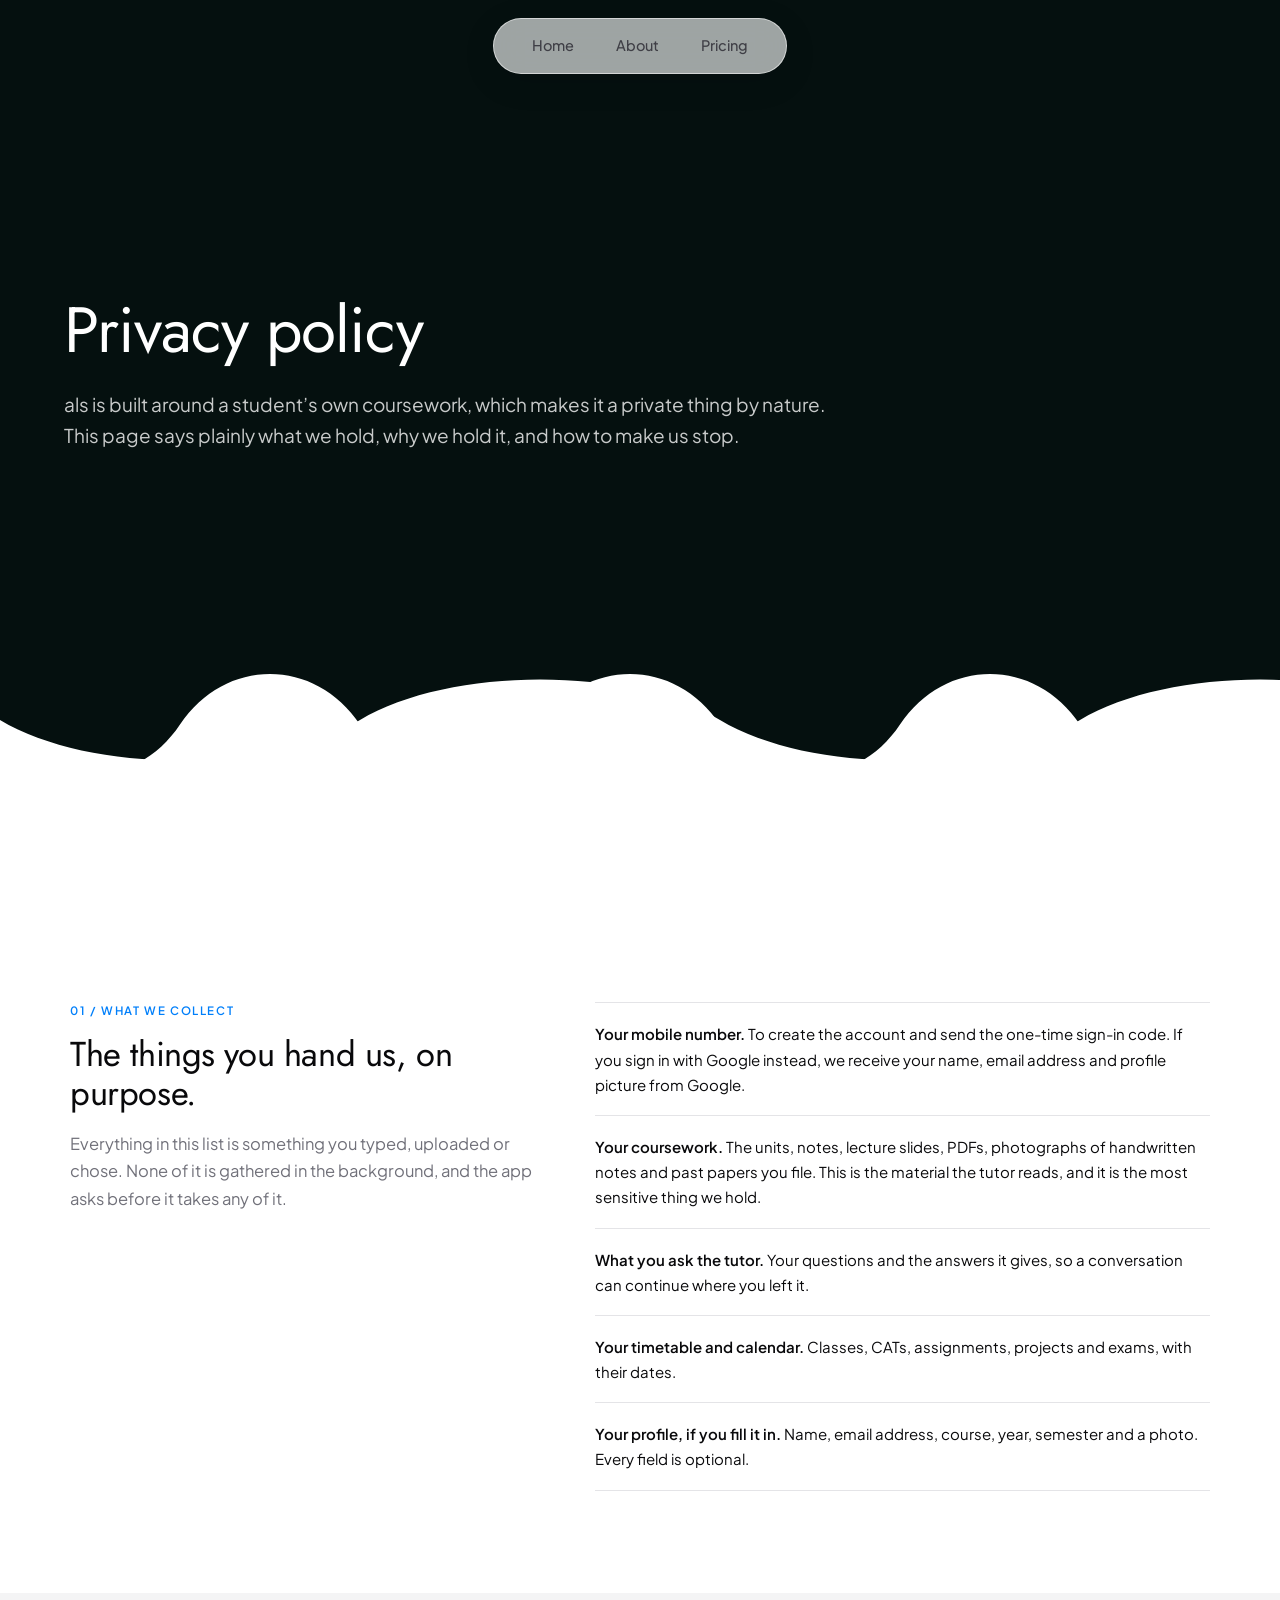
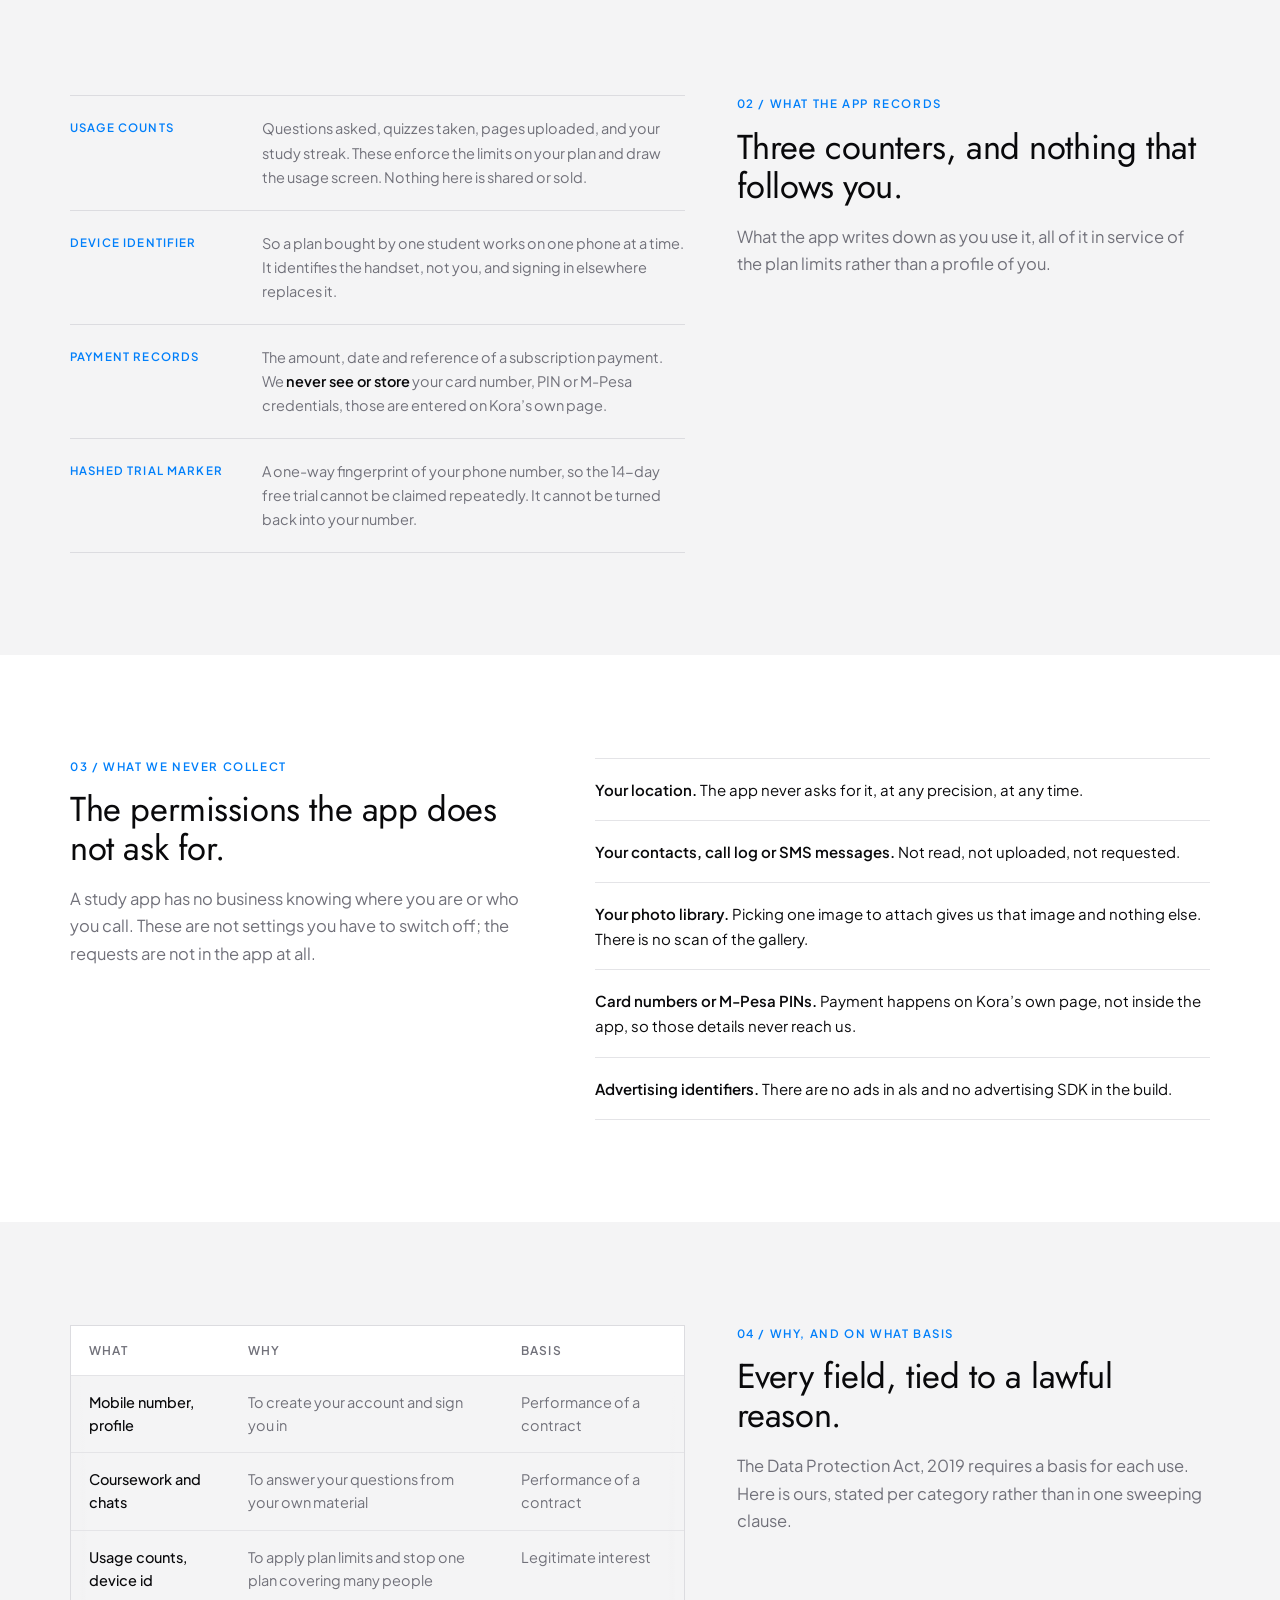
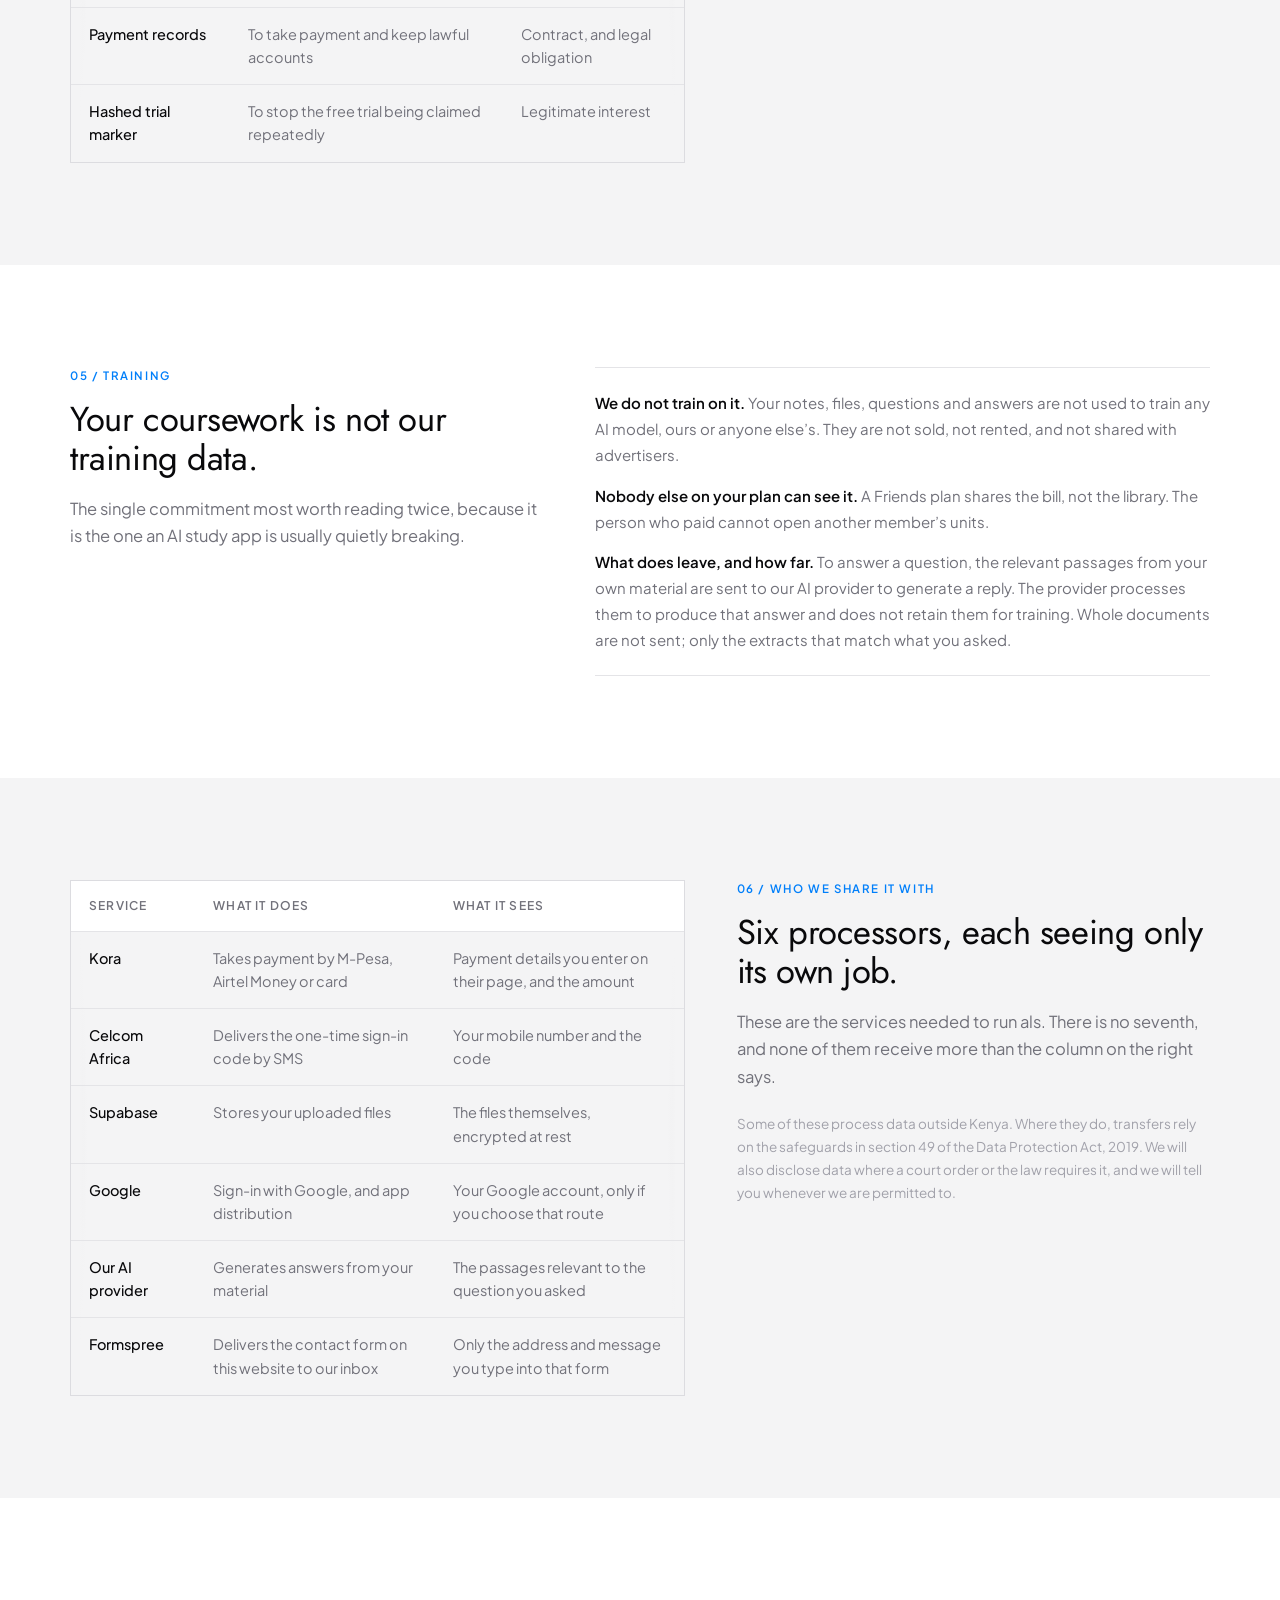
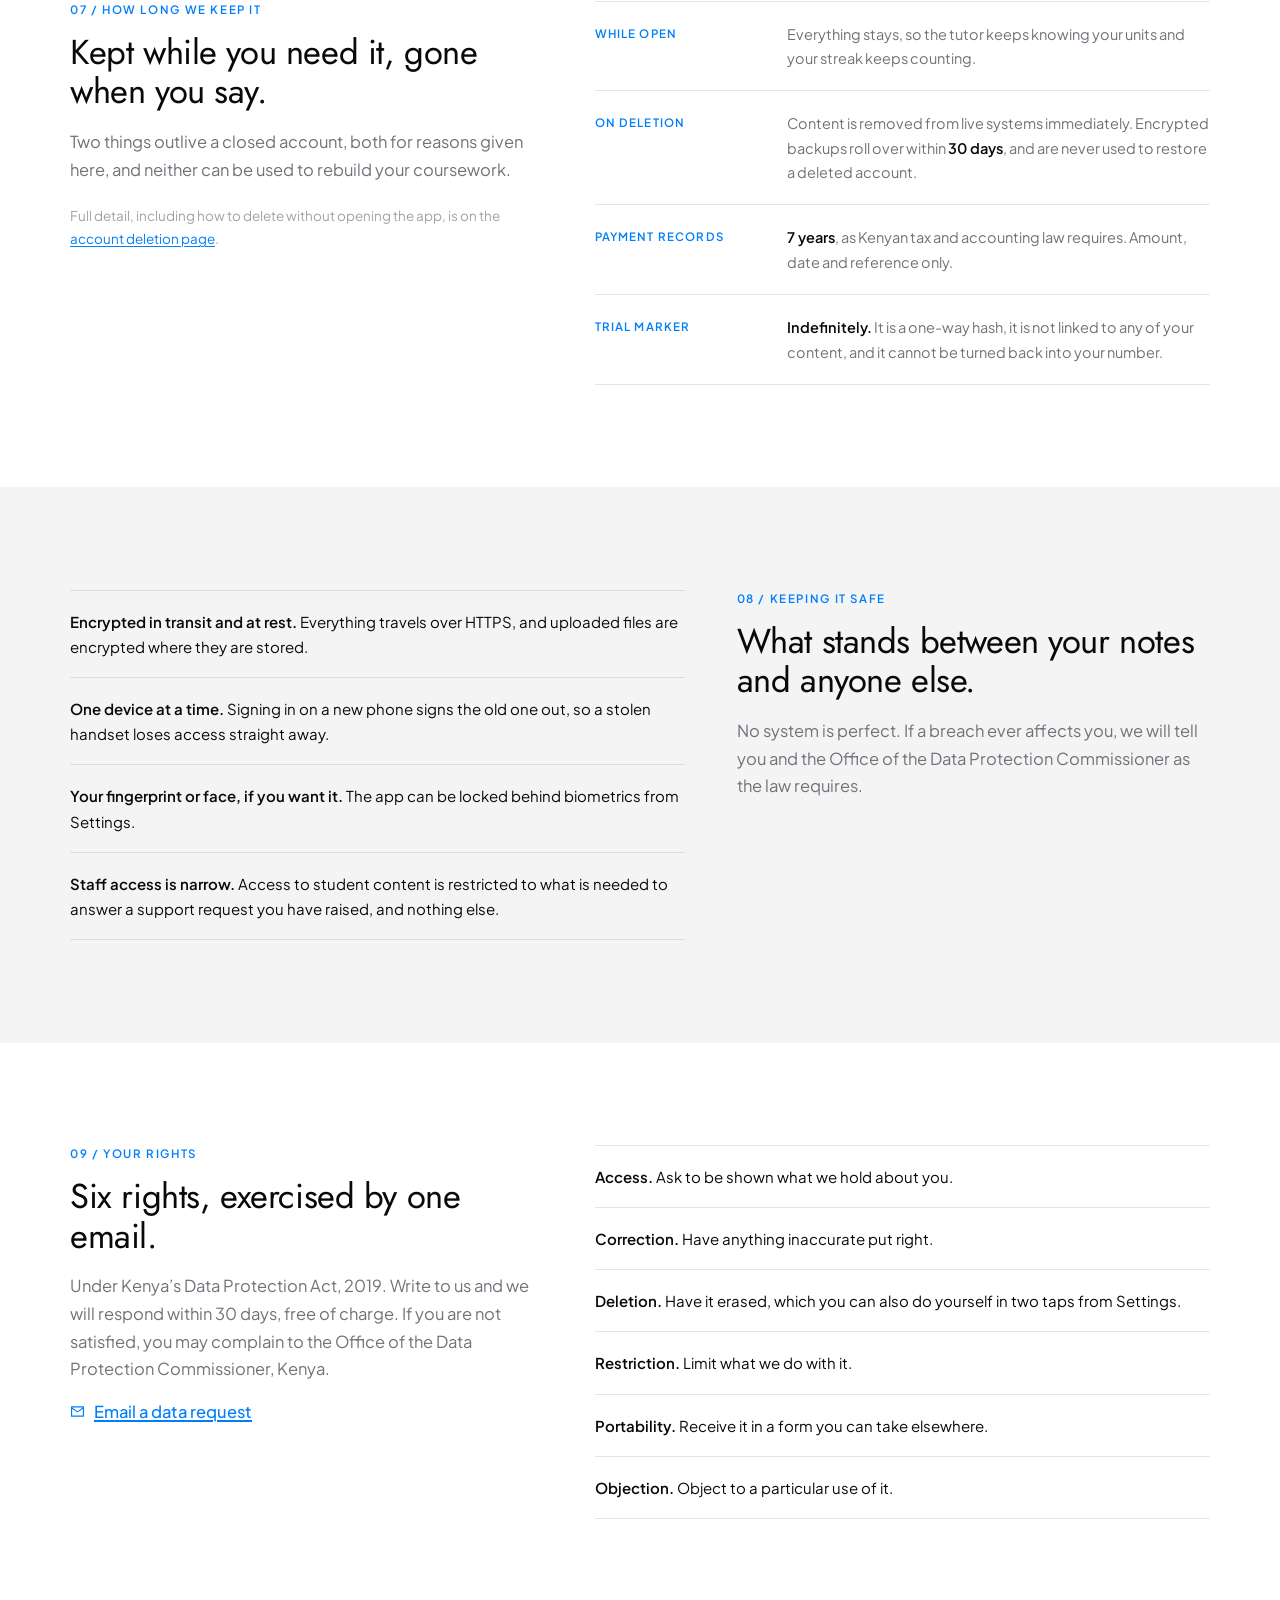
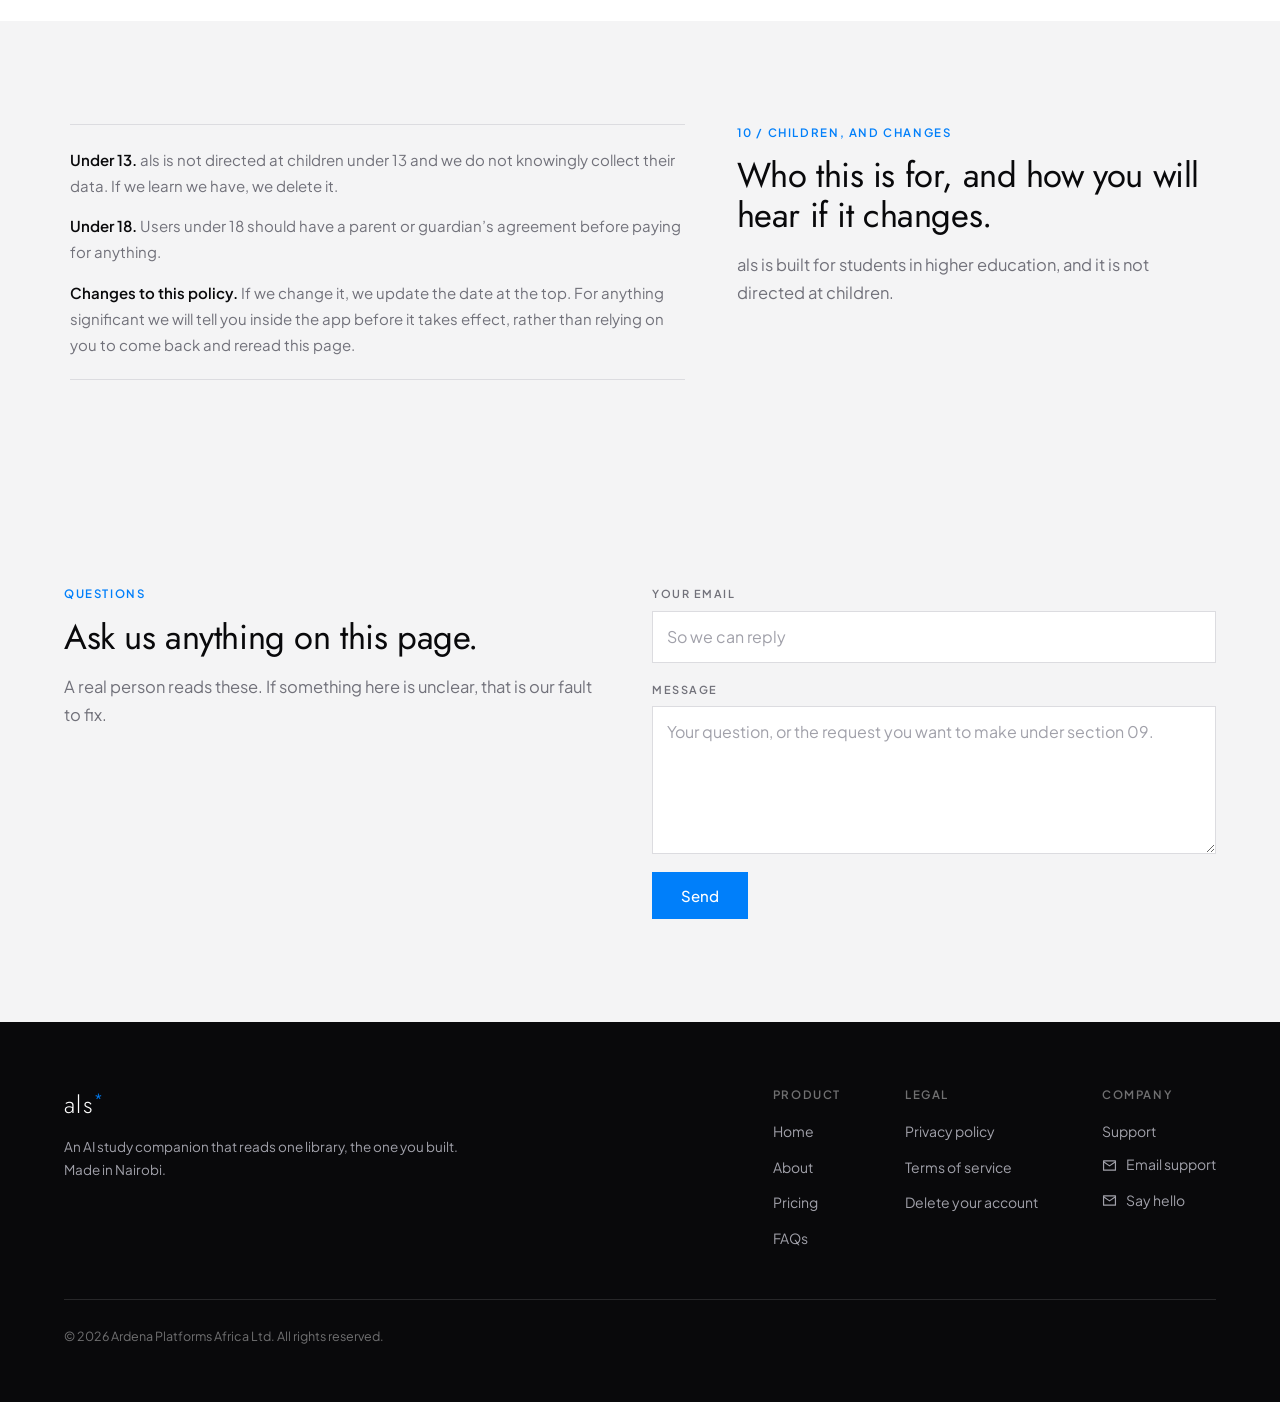
<file: privacy.html>
<!doctype html>
<html lang="en">
  <head>
    <meta charset="utf-8" />
    <meta name="viewport" content="width=device-width, initial-scale=1" />

    <title>Privacy policy, als</title>
    <meta
      name="description"
      content="What als (Ardena Learning System) collects, why, who it is shared with, how long it is kept, and the rights you have over it under Kenya's Data Protection Act."
    />
    <link rel="canonical" href="https://als.ardena.co.ke/privacy" />
    <meta name="theme-color" content="#05100f" />
    <meta name="robots" content="index, follow" />

    <meta property="og:type" content="article" />
    <meta property="og:site_name" content="als" />
    <meta property="og:title" content="Privacy policy, als" />
    <meta
      property="og:description"
      content="What als collects, why, who it is shared with, and how to get it deleted."
    />
    <meta property="og:url" content="https://als.ardena.co.ke/privacy" />
    <meta property="og:image" content="https://als.ardena.co.ke/assets/og.png" />
    <meta property="og:locale" content="en_KE" />
    <meta name="twitter:card" content="summary_large_image" />
    <meta name="twitter:title" content="Privacy policy, als" />
    <meta
      name="twitter:description"
      content="What als collects, why, who it is shared with, and how to get it deleted."
    />
    <meta name="twitter:image" content="https://als.ardena.co.ke/assets/og.png" />

    <link rel="icon" href="/assets/favicon-32.png" type="image/png" sizes="32x32" />
    <link rel="icon" href="/assets/icon-512.png" type="image/png" sizes="512x512" />
    <link rel="apple-touch-icon" href="/assets/favicon-180.png" />
    <link rel="preconnect" href="https://fonts.googleapis.com" />
    <link rel="preconnect" href="https://fonts.gstatic.com" crossorigin />
    <link
      href="https://fonts.googleapis.com/css2?family=Jost:wght@300;400;500&family=Plus+Jakarta+Sans:wght@400;500;600;700&display=swap"
      rel="stylesheet"
    />
    <link rel="stylesheet" href="/assets/styles.css" />
  </head>

  <body>
    <a class="skip" href="#main">Skip to content</a>

    <nav class="nav" aria-label="Primary">
      <a class="nav__link" href="/">Home</a>
      <a class="nav__link" href="/about">About</a>
      <a class="nav__link" href="/pricing">Pricing</a>
    </nav>

    <main id="main">
      <section class="hero hero--doc" aria-labelledby="privacy-h">
        <div class="hero__inner">
          <h1 class="hero__title" id="privacy-h">Privacy policy</h1>
          <p class="hero__lede">
            als is built around a student&rsquo;s own coursework, which makes it
            a private thing by nature. This page says plainly what we hold, why
            we hold it, and how to make us stop.
          </p>
        </div>
      </section>

      <section class="split" id="collect" aria-labelledby="collect-h">
        <div class="split__inner">
          <div class="split__head">
            <p class="split__eyebrow">01 / What we collect</p>
            <h2 class="split__title" id="collect-h">
              The things you hand us, on purpose.
            </h2>
            <p class="split__tagline">
              Everything in this list is something you typed, uploaded or chose.
              None of it is gathered in the background, and the app asks before
              it takes any of it.
            </p>
          </div>

          <div class="split__body">
            <ul class="rows">
              <li>
                <strong>Your mobile number.</strong> To create the account and
                send the one-time sign-in code. If you sign in with Google
                instead, we receive your name, email address and profile picture
                from Google.
              </li>
              <li>
                <strong>Your coursework.</strong> The units, notes, lecture
                slides, PDFs, photographs of handwritten notes and past papers
                you file. This is the material the tutor reads, and it is the
                most sensitive thing we hold.
              </li>
              <li>
                <strong>What you ask the tutor.</strong> Your questions and the
                answers it gives, so a conversation can continue where you left
                it.
              </li>
              <li>
                <strong>Your timetable and calendar.</strong> Classes, CATs,
                assignments, projects and exams, with their dates.
              </li>
              <li>
                <strong>Your profile, if you fill it in.</strong> Name, email
                address, course, year, semester and a photo. Every field is
                optional.
              </li>
            </ul>
          </div>
        </div>
      </section>

      <section class="split split--alt" id="records" aria-labelledby="records-h">
        <div class="split__inner">
          <div class="split__head">
            <p class="split__eyebrow">02 / What the app records</p>
            <h2 class="split__title" id="records-h">
              Three counters, and nothing that follows you.
            </h2>
            <p class="split__tagline">
              What the app writes down as you use it, all of it in service of
              the plan limits rather than a profile of you.
            </p>
          </div>

          <div class="split__body">
            <ul class="keyrows">
              <li>
                <span class="keyrows__key">Usage counts</span>
                <p class="keyrows__text">
                  Questions asked, quizzes taken, pages uploaded, and your study
                  streak. These enforce the limits on your plan and draw the
                  usage screen. Nothing here is shared or sold.
                </p>
              </li>
              <li>
                <span class="keyrows__key">Device identifier</span>
                <p class="keyrows__text">
                  So a plan bought by one student works on one phone at a time.
                  It identifies the handset, not you, and signing in elsewhere
                  replaces it.
                </p>
              </li>
              <li>
                <span class="keyrows__key">Payment records</span>
                <p class="keyrows__text">
                  The amount, date and reference of a subscription payment. We
                  <strong>never see or store</strong> your card number, PIN or
                  M-Pesa credentials, those are entered on Kora&rsquo;s own
                  page.
                </p>
              </li>
              <li>
                <span class="keyrows__key">Hashed trial marker</span>
                <p class="keyrows__text">
                  A one-way fingerprint of your phone number, so the 14-day free
                  trial cannot be claimed repeatedly. It cannot be turned back
                  into your number.
                </p>
              </li>
            </ul>
          </div>
        </div>
      </section>

      <section class="split" id="never" aria-labelledby="never-h">
        <div class="split__inner">
          <div class="split__head">
            <p class="split__eyebrow">03 / What we never collect</p>
            <h2 class="split__title" id="never-h">
              The permissions the app does not ask for.
            </h2>
            <p class="split__tagline">
              A study app has no business knowing where you are or who you call.
              These are not settings you have to switch off; the requests are
              not in the app at all.
            </p>
          </div>

          <div class="split__body">
            <ul class="rows">
              <li>
                <strong>Your location.</strong> The app never asks for it, at
                any precision, at any time.
              </li>
              <li>
                <strong>Your contacts, call log or SMS messages.</strong> Not
                read, not uploaded, not requested.
              </li>
              <li>
                <strong>Your photo library.</strong> Picking one image to attach
                gives us that image and nothing else. There is no scan of the
                gallery.
              </li>
              <li>
                <strong>Card numbers or M-Pesa PINs.</strong> Payment happens on
                Kora&rsquo;s own page, not inside the app, so those details
                never reach us.
              </li>
              <li>
                <strong>Advertising identifiers.</strong> There are no ads in
                als and no advertising SDK in the build.
              </li>
            </ul>
          </div>
        </div>
      </section>

      <section class="split split--alt" id="basis" aria-labelledby="basis-h">
        <div class="split__inner">
          <div class="split__head">
            <p class="split__eyebrow">04 / Why, and on what basis</p>
            <h2 class="split__title" id="basis-h">
              Every field, tied to a lawful reason.
            </h2>
            <p class="split__tagline">
              The Data Protection Act, 2019 requires a basis for each use. Here
              is ours, stated per category rather than in one sweeping clause.
            </p>
          </div>

          <div class="split__body">
            <div class="table-wrap">
              <table>
                <thead>
                  <tr>
                    <th scope="col">What</th>
                    <th scope="col">Why</th>
                    <th scope="col">Basis</th>
                  </tr>
                </thead>
                <tbody>
                  <tr>
                    <td>Mobile number, profile</td>
                    <td>To create your account and sign you in</td>
                    <td>Performance of a contract</td>
                  </tr>
                  <tr>
                    <td>Coursework and chats</td>
                    <td>To answer your questions from your own material</td>
                    <td>Performance of a contract</td>
                  </tr>
                  <tr>
                    <td>Usage counts, device id</td>
                    <td>To apply plan limits and stop one plan covering many people</td>
                    <td>Legitimate interest</td>
                  </tr>
                  <tr>
                    <td>Payment records</td>
                    <td>To take payment and keep lawful accounts</td>
                    <td>Contract, and legal obligation</td>
                  </tr>
                  <tr>
                    <td>Hashed trial marker</td>
                    <td>To stop the free trial being claimed repeatedly</td>
                    <td>Legitimate interest</td>
                  </tr>
                </tbody>
              </table>
            </div>
          </div>
        </div>
      </section>

      <section class="split" id="training" aria-labelledby="training-h">
        <div class="split__inner">
          <div class="split__head">
            <p class="split__eyebrow">05 / Training</p>
            <h2 class="split__title" id="training-h">
              Your coursework is not our training data.
            </h2>
            <p class="split__tagline">
              The single commitment most worth reading twice, because it is the
              one an AI study app is usually quietly breaking.
            </p>
          </div>

          <div class="split__body">
            <div class="prose">
              <p>
                <strong>We do not train on it.</strong> Your notes, files,
                questions and answers are not used to train any AI model, ours
                or anyone else&rsquo;s. They are not sold, not rented, and not
                shared with advertisers.
              </p>
              <p>
                <strong>Nobody else on your plan can see it.</strong> A Friends
                plan shares the bill, not the library. The person who paid
                cannot open another member&rsquo;s units.
              </p>
              <p>
                <strong>What does leave, and how far.</strong> To answer a
                question, the relevant passages from your own material are sent
                to our AI provider to generate a reply. The provider processes
                them to produce that answer and does not retain them for
                training. Whole documents are not sent; only the extracts that
                match what you asked.
              </p>
            </div>
          </div>
        </div>
      </section>

      <section class="split split--alt" id="sharing" aria-labelledby="sharing-h">
        <div class="split__inner">
          <div class="split__head">
            <p class="split__eyebrow">06 / Who we share it with</p>
            <h2 class="split__title" id="sharing-h">
              Six processors, each seeing only its own job.
            </h2>
            <p class="split__tagline">
              These are the services needed to run als. There is no seventh,
              and none of them receive more than the column on the right says.
            </p>
            <p class="split__note">
              Some of these process data outside Kenya. Where they do, transfers
              rely on the safeguards in section 49 of the Data Protection Act,
              2019. We will also disclose data where a court order or the law
              requires it, and we will tell you whenever we are permitted to.
            </p>
          </div>

          <div class="split__body">
            <div class="table-wrap">
              <table>
                <thead>
                  <tr>
                    <th scope="col">Service</th>
                    <th scope="col">What it does</th>
                    <th scope="col">What it sees</th>
                  </tr>
                </thead>
                <tbody>
                  <tr>
                    <td>Kora</td>
                    <td>Takes payment by M-Pesa, Airtel Money or card</td>
                    <td>Payment details you enter on their page, and the amount</td>
                  </tr>
                  <tr>
                    <td>Celcom Africa</td>
                    <td>Delivers the one-time sign-in code by SMS</td>
                    <td>Your mobile number and the code</td>
                  </tr>
                  <tr>
                    <td>Supabase</td>
                    <td>Stores your uploaded files</td>
                    <td>The files themselves, encrypted at rest</td>
                  </tr>
                  <tr>
                    <td>Google</td>
                    <td>Sign-in with Google, and app distribution</td>
                    <td>Your Google account, only if you choose that route</td>
                  </tr>
                  <tr>
                    <td>Our AI provider</td>
                    <td>Generates answers from your material</td>
                    <td>The passages relevant to the question you asked</td>
                  </tr>
                  <tr>
                    <td>Formspree</td>
                    <td>Delivers the contact form on this website to our inbox</td>
                    <td>Only the address and message you type into that form</td>
                  </tr>
                </tbody>
              </table>
            </div>
          </div>
        </div>
      </section>

      <section class="split" id="retention" aria-labelledby="retention-h">
        <div class="split__inner">
          <div class="split__head">
            <p class="split__eyebrow">07 / How long we keep it</p>
            <h2 class="split__title" id="retention-h">
              Kept while you need it, gone when you say.
            </h2>
            <p class="split__tagline">
              Two things outlive a closed account, both for reasons given here,
              and neither can be used to rebuild your coursework.
            </p>
            <p class="split__note">
              Full detail, including how to delete without opening the app, is
              on the <a href="/delete-account">account deletion page</a>.
            </p>
          </div>

          <div class="split__body">
            <ul class="keyrows">
              <li>
                <span class="keyrows__key">While open</span>
                <p class="keyrows__text">
                  Everything stays, so the tutor keeps knowing your units and
                  your streak keeps counting.
                </p>
              </li>
              <li>
                <span class="keyrows__key">On deletion</span>
                <p class="keyrows__text">
                  Content is removed from live systems immediately. Encrypted
                  backups roll over within <strong>30 days</strong>, and are
                  never used to restore a deleted account.
                </p>
              </li>
              <li>
                <span class="keyrows__key">Payment records</span>
                <p class="keyrows__text">
                  <strong>7 years</strong>, as Kenyan tax and accounting law
                  requires. Amount, date and reference only.
                </p>
              </li>
              <li>
                <span class="keyrows__key">Trial marker</span>
                <p class="keyrows__text">
                  <strong>Indefinitely.</strong> It is a one-way hash, it is not
                  linked to any of your content, and it cannot be turned back
                  into your number.
                </p>
              </li>
            </ul>
          </div>
        </div>
      </section>

      <section class="split split--alt" id="security" aria-labelledby="security-h">
        <div class="split__inner">
          <div class="split__head">
            <p class="split__eyebrow">08 / Keeping it safe</p>
            <h2 class="split__title" id="security-h">
              What stands between your notes and anyone else.
            </h2>
            <p class="split__tagline">
              No system is perfect. If a breach ever affects you, we will tell
              you and the Office of the Data Protection Commissioner as the law
              requires.
            </p>
          </div>

          <div class="split__body">
            <ul class="rows">
              <li>
                <strong>Encrypted in transit and at rest.</strong> Everything
                travels over HTTPS, and uploaded files are encrypted where they
                are stored.
              </li>
              <li>
                <strong>One device at a time.</strong> Signing in on a new phone
                signs the old one out, so a stolen handset loses access straight
                away.
              </li>
              <li>
                <strong>Your fingerprint or face, if you want it.</strong> The
                app can be locked behind biometrics from Settings.
              </li>
              <li>
                <strong>Staff access is narrow.</strong> Access to student
                content is restricted to what is needed to answer a support
                request you have raised, and nothing else.
              </li>
            </ul>
          </div>
        </div>
      </section>

      <section class="split" id="rights" aria-labelledby="rights-h">
        <div class="split__inner">
          <div class="split__head">
            <p class="split__eyebrow">09 / Your rights</p>
            <h2 class="split__title" id="rights-h">
              Six rights, exercised by one email.
            </h2>
            <p class="split__tagline">
              Under Kenya&rsquo;s Data Protection Act, 2019. Write to us and we
              will respond within 30 days, free of charge. If you are not
              satisfied, you may complain to the Office of the Data Protection
              Commissioner, Kenya.
            </p>
            <p class="split__tagline">
              <a class="mail" href="mailto:support@ardena.co.ke?subject=als%20data%20protection%20request"><svg width="15" height="15" viewBox="0 0 24 24" fill="none" stroke="currentColor" stroke-width="1.9" stroke-linecap="round" stroke-linejoin="round" aria-hidden="true"><rect x="2.5" y="4.5" width="19" height="15" /><path d="m2.5 6 9.5 6.6L21.5 6" /></svg><span>Email a data request</span></a>
            </p>
          </div>

          <div class="split__body">
            <ul class="rows">
              <li><strong>Access.</strong> Ask to be shown what we hold about you.</li>
              <li><strong>Correction.</strong> Have anything inaccurate put right.</li>
              <li>
                <strong>Deletion.</strong> Have it erased, which you can also do
                yourself in two taps from Settings.
              </li>
              <li><strong>Restriction.</strong> Limit what we do with it.</li>
              <li>
                <strong>Portability.</strong> Receive it in a form you can take
                elsewhere.
              </li>
              <li><strong>Objection.</strong> Object to a particular use of it.</li>
            </ul>
          </div>
        </div>
      </section>

      <section class="split split--alt" id="children" aria-labelledby="children-h">
        <div class="split__inner">
          <div class="split__head">
            <p class="split__eyebrow">10 / Children, and changes</p>
            <h2 class="split__title" id="children-h">
              Who this is for, and how you will hear if it changes.
            </h2>
            <p class="split__tagline">
              als is built for students in higher education, and it is not
              directed at children.
            </p>
          </div>

          <div class="split__body">
            <div class="prose">
              <p>
                <strong>Under 13.</strong> als is not directed at children under
                13 and we do not knowingly collect their data. If we learn we
                have, we delete it.
              </p>
              <p>
                <strong>Under 18.</strong> Users under 18 should have a parent or
                guardian&rsquo;s agreement before paying for anything.
              </p>
              <p>
                <strong>Changes to this policy.</strong> If we change it, we
                update the date at the top. For anything significant we will
                tell you inside the app before it takes effect, rather than
                relying on you to come back and reread this page.
              </p>
            </div>
          </div>
        </div>
      </section>

      <section class="split split--alt split--contact" id="contact" aria-labelledby="privacy-contact-h">
        <div class="split__inner">
          <div class="split__head">
            <p class="split__eyebrow">Questions</p>
            <h2 class="split__title" id="privacy-contact-h">
              Ask us anything on this page.
            </h2>
            <p class="split__tagline">
              A real person reads these. If something here is unclear, that is
              our fault to fix.
            </p>
          </div>

          <div class="split__body">
            <form class="ask" data-ask action="https://formspree.io/f/xqpkkkjp" method="POST">
              <p class="ask__row">
                <label class="ask__label" for="ask-email">Your email</label>
                <input class="ask__input" id="ask-email" type="email" name="email" required autocomplete="email" placeholder="So we can reply" />
              </p>

              <p class="ask__row">
                <label class="ask__label" for="ask-message">Message</label>
                <textarea class="ask__input ask__input--area" id="ask-message" name="message" rows="5" required placeholder="Your question, or the request you want to make under section 09."></textarea>
              </p>

              <input type="hidden" name="_subject" value="Website: privacy policy" />
              <input class="ask__trap" type="text" name="_gotcha" tabindex="-1" autocomplete="off" aria-hidden="true" />

              <p class="ask__foot">
                <button class="btn btn--primary" type="submit">Send</button>
                <span class="ask__status" data-ask-status role="status" aria-live="polite"></span>
              </p>
            </form>
          </div>
        </div>
      </section>
    </main>

    <footer class="footer">
      <div class="footer__inner">
        <div class="footer__brand">
          <p class="footer__mark">als<sup>*</sup></p>
          <p class="footer__blurb">
            An AI study companion that reads one library, the one you built.
            Made in Nairobi.
          </p>
        </div>

        <div class="footer__cols">
          <div>
            <p class="footer__head">Product</p>
            <ul class="footer__list">
              <li><a href="/">Home</a></li>
              <li><a href="/about">About</a></li>
              <li><a href="/pricing">Pricing</a></li>
              <li><a href="/faq">FAQs</a></li>
            </ul>
          </div>

          <div>
            <p class="footer__head">Legal</p>
            <ul class="footer__list">
              <li><a href="/privacy">Privacy policy</a></li>
              <li><a href="/terms">Terms of service</a></li>
              <li><a href="/delete-account">Delete your account</a></li>
            </ul>
          </div>

          <div>
            <p class="footer__head">Company</p>
            <ul class="footer__list">
              <li><a href="/support">Support</a></li>
              <li><a class="mail" href="mailto:support@ardena.co.ke"><svg width="15" height="15" viewBox="0 0 24 24" fill="none" stroke="currentColor" stroke-width="1.9" stroke-linecap="round" stroke-linejoin="round" aria-hidden="true"><rect x="2.5" y="4.5" width="19" height="15" /><path d="m2.5 6 9.5 6.6L21.5 6" /></svg><span>Email support</span></a></li>
              <li><a class="mail" href="mailto:info@ardena.co.ke"><svg width="15" height="15" viewBox="0 0 24 24" fill="none" stroke="currentColor" stroke-width="1.9" stroke-linecap="round" stroke-linejoin="round" aria-hidden="true"><rect x="2.5" y="4.5" width="19" height="15" /><path d="m2.5 6 9.5 6.6L21.5 6" /></svg><span>Say hello</span></a></li>
            </ul>
          </div>
        </div>
      </div>

      <p class="footer__legal">
        &copy; <span data-year>2026</span> Ardena Platforms Africa Ltd. All rights reserved.
      </p>
    </footer>

    <script src="/assets/main.js" defer></script>
  </body>
</html>
</file>
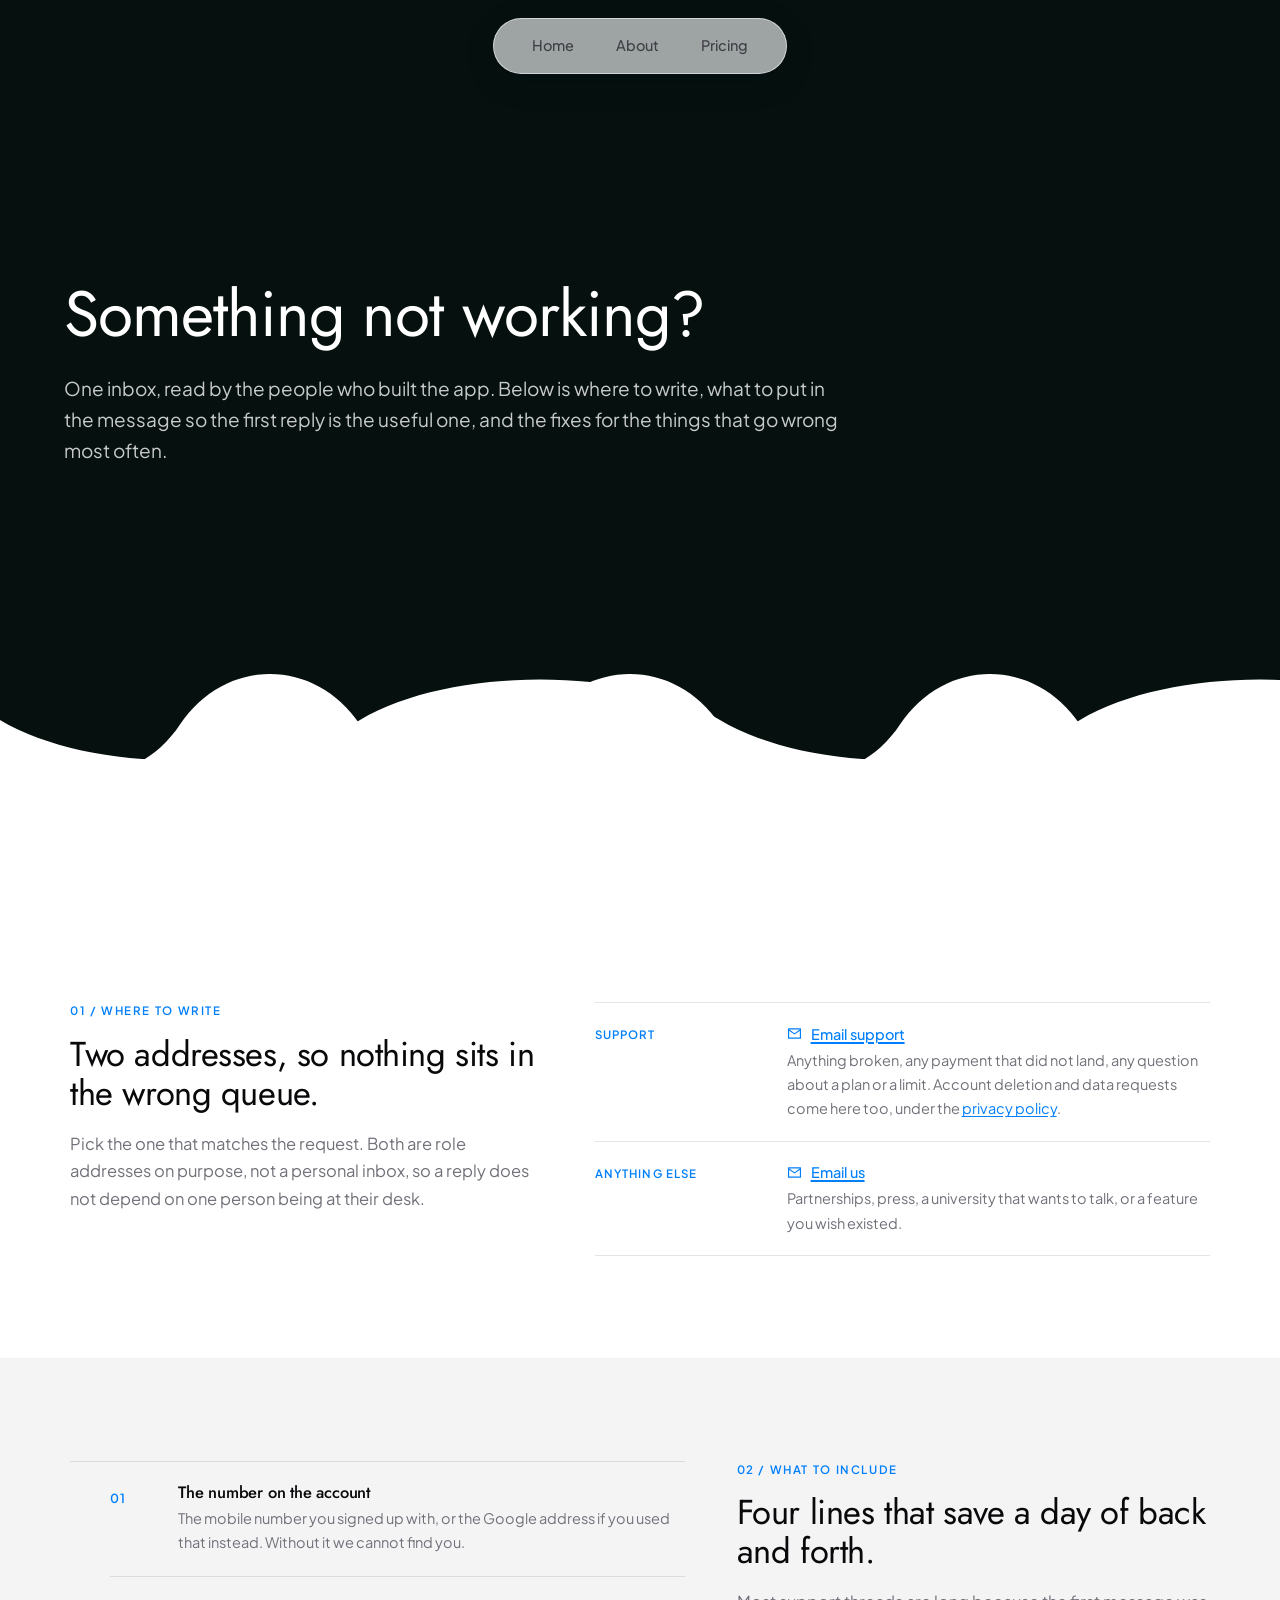
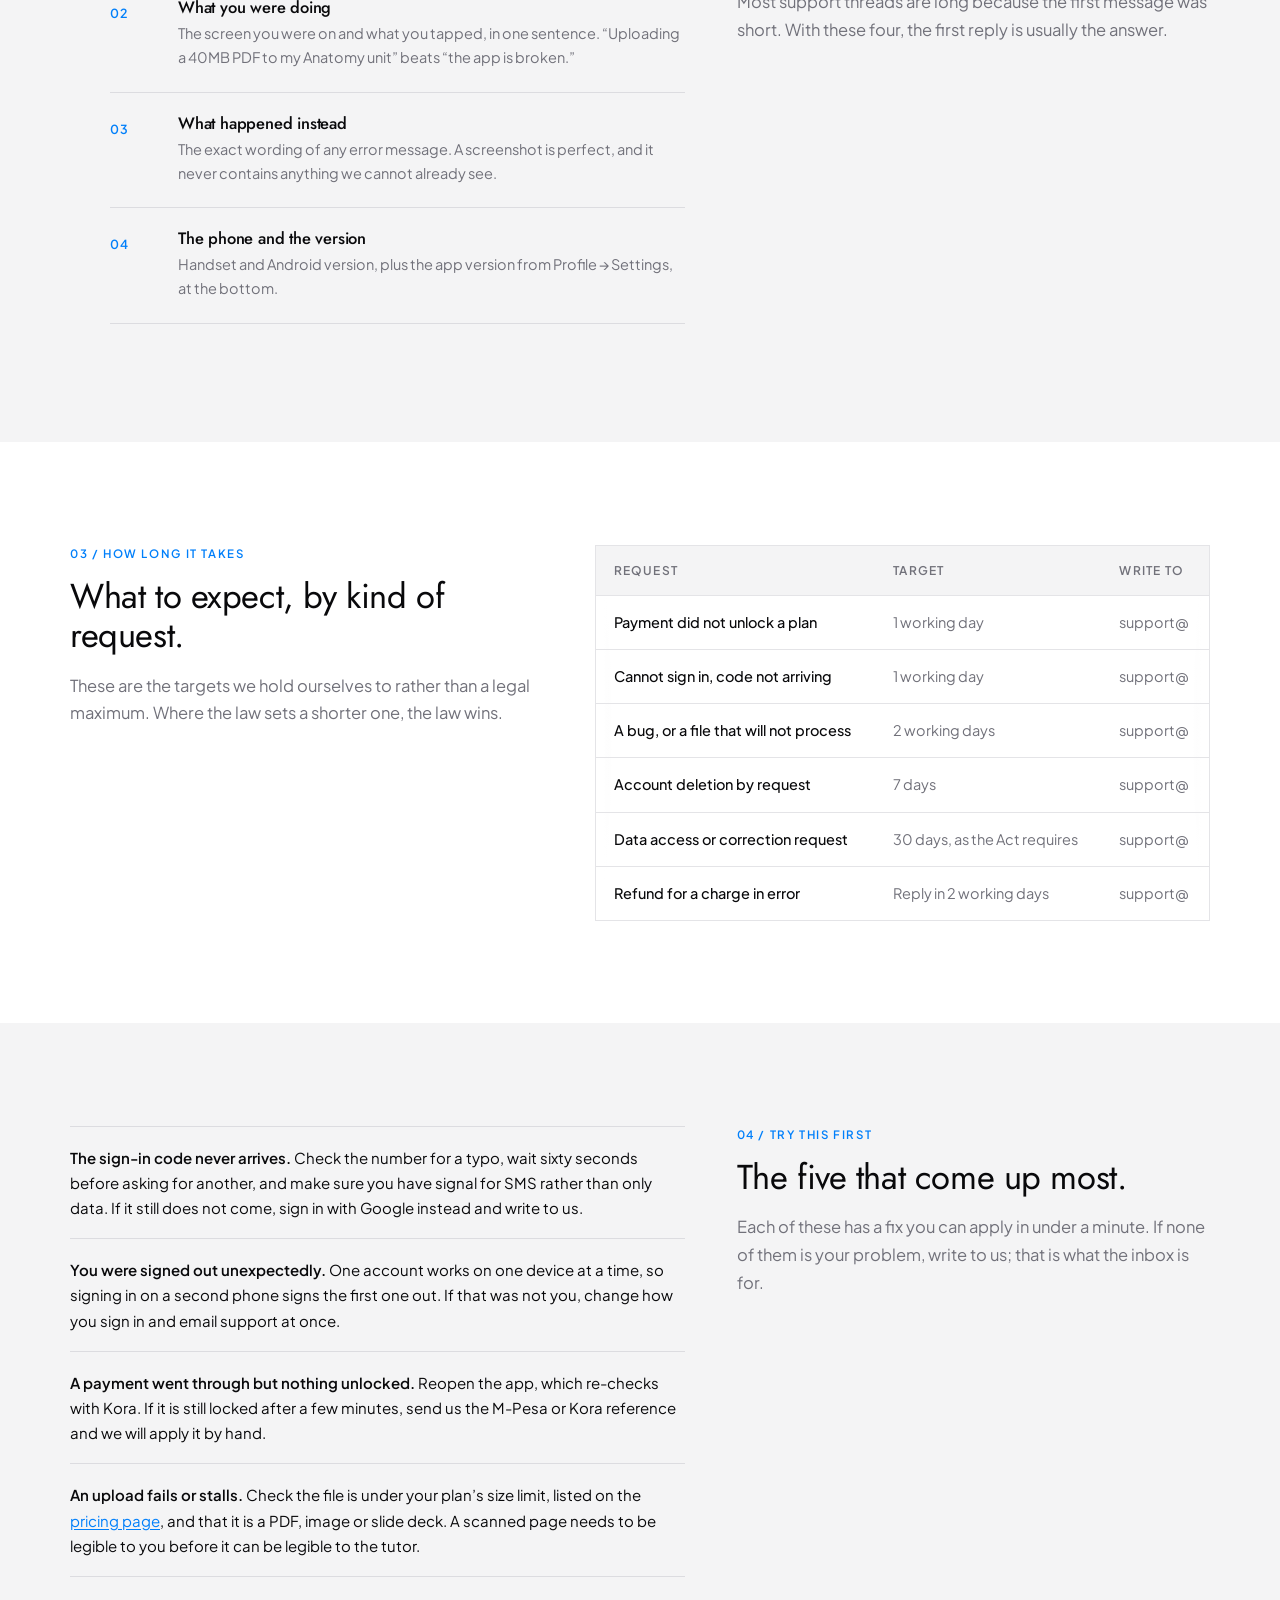
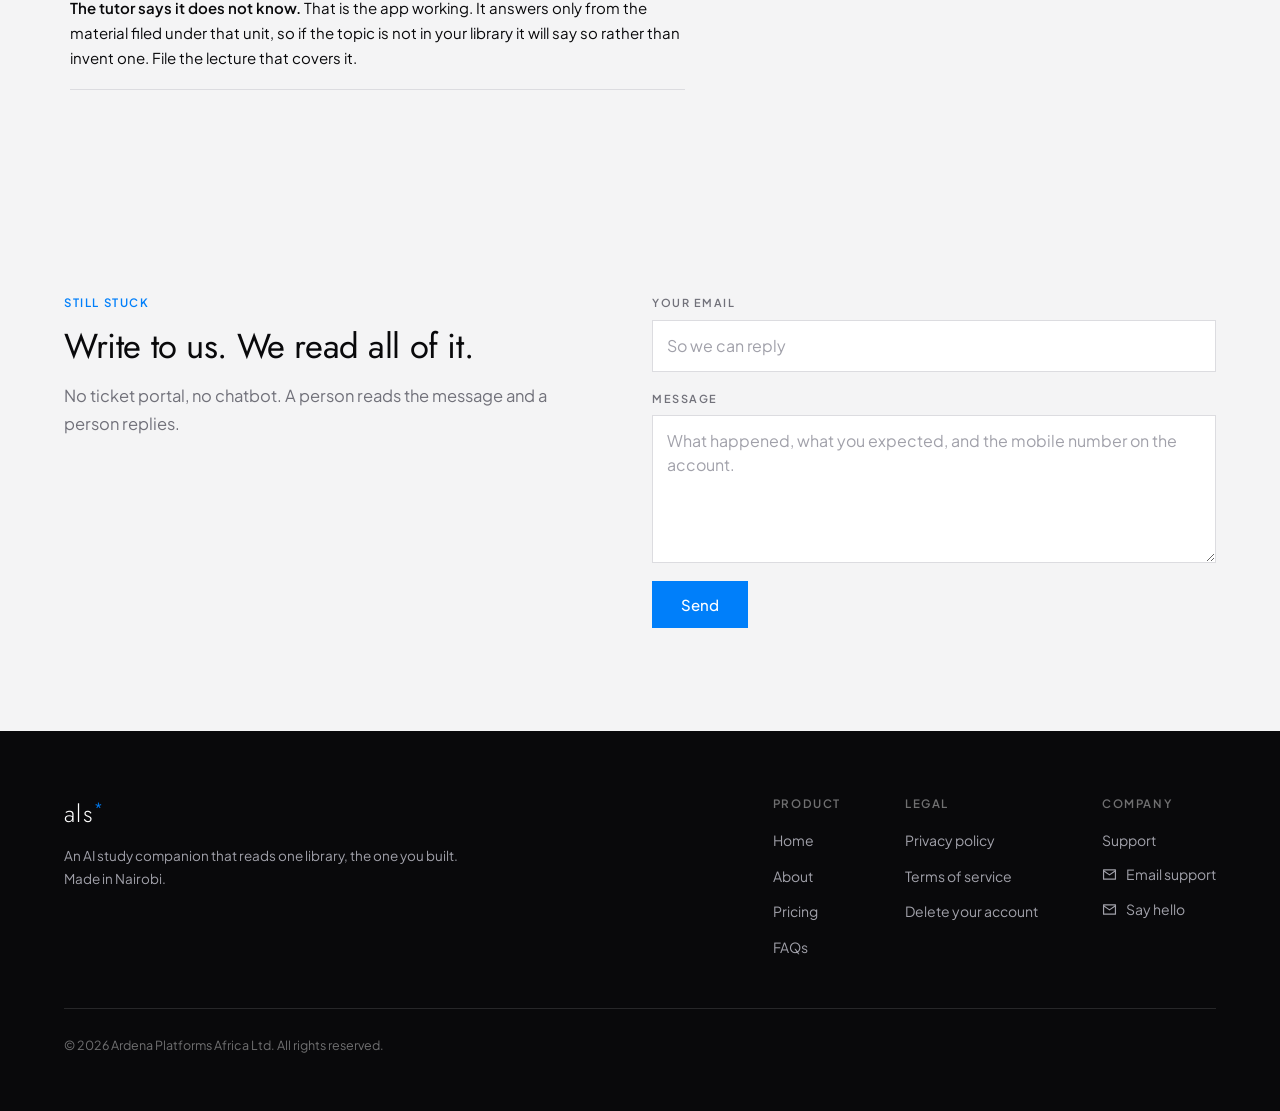
<file: support.html>
<!doctype html>
<html lang="en">
  <head>
    <meta charset="utf-8" />
    <meta name="viewport" content="width=device-width, initial-scale=1" />

    <title>Support, als</title>
    <meta
      name="description"
      content="How to reach als (Ardena Learning System) support, what to include so we can help on the first reply, how long each kind of request takes, and the fixes for the problems that come up most."
    />
    <link rel="canonical" href="https://als.ardena.co.ke/support" />
    <meta name="theme-color" content="#05100f" />
    <meta name="robots" content="index, follow" />

    <meta property="og:type" content="website" />
    <meta property="og:site_name" content="als" />
    <meta property="og:title" content="Support, als" />
    <meta
      property="og:description"
      content="Where to write, what to include, and how long each kind of request takes."
    />
    <meta property="og:url" content="https://als.ardena.co.ke/support" />
    <meta property="og:image" content="https://als.ardena.co.ke/assets/og.png" />
    <meta property="og:locale" content="en_KE" />
    <meta name="twitter:card" content="summary_large_image" />
    <meta name="twitter:title" content="Support, als" />
    <meta
      name="twitter:description"
      content="Where to write, what to include, and how long each kind of request takes."
    />
    <meta name="twitter:image" content="https://als.ardena.co.ke/assets/og.png" />

    <link rel="icon" href="/assets/favicon-32.png" type="image/png" sizes="32x32" />
    <link rel="icon" href="/assets/icon-512.png" type="image/png" sizes="512x512" />
    <link rel="apple-touch-icon" href="/assets/favicon-180.png" />
    <link rel="preconnect" href="https://fonts.googleapis.com" />
    <link rel="preconnect" href="https://fonts.gstatic.com" crossorigin />
    <link
      href="https://fonts.googleapis.com/css2?family=Jost:wght@300;400;500&family=Plus+Jakarta+Sans:wght@400;500;600;700&display=swap"
      rel="stylesheet"
    />
    <link rel="stylesheet" href="/assets/styles.css" />
  </head>

  <body>
    <a class="skip" href="#main">Skip to content</a>

    <nav class="nav" aria-label="Primary">
      <a class="nav__link" href="/">Home</a>
      <a class="nav__link" href="/about">About</a>
      <a class="nav__link" href="/pricing">Pricing</a>
    </nav>

    <main id="main">
      <section class="hero hero--doc" aria-labelledby="support-h">
        <div class="hero__inner">
          <h1 class="hero__title" id="support-h">Something not working?</h1>
          <p class="hero__lede">
            One inbox, read by the people who built the app. Below is where to
            write, what to put in the message so the first reply is the useful
            one, and the fixes for the things that go wrong most often.
          </p>
        </div>
      </section>

      <section class="split" id="routes" aria-labelledby="routes-h">
        <div class="split__inner">
          <div class="split__head">
            <p class="split__eyebrow">01 / Where to write</p>
            <h2 class="split__title" id="routes-h">
              Two addresses, so nothing sits in the wrong queue.
            </h2>
            <p class="split__tagline">
              Pick the one that matches the request. Both are role addresses on
              purpose, not a personal inbox, so a reply does not depend on one
              person being at their desk.
            </p>
          </div>

          <div class="split__body">
            <ul class="keyrows">
              <li>
                <span class="keyrows__key">Support</span>
                <p class="keyrows__text">
                  <a class="mail" href="mailto:support@ardena.co.ke"><svg width="15" height="15" viewBox="0 0 24 24" fill="none" stroke="currentColor" stroke-width="1.9" stroke-linecap="round" stroke-linejoin="round" aria-hidden="true"><rect x="2.5" y="4.5" width="19" height="15" /><path d="m2.5 6 9.5 6.6L21.5 6" /></svg><span>Email support</span></a><br />
                  Anything broken, any payment that did not land, any question
                  about a plan or a limit. Account deletion and data requests
                  come here too, under the <a href="/privacy">privacy policy</a>.
                </p>
              </li>
              <li>
                <span class="keyrows__key">Anything else</span>
                <p class="keyrows__text">
                  <a class="mail" href="mailto:info@ardena.co.ke"><svg width="15" height="15" viewBox="0 0 24 24" fill="none" stroke="currentColor" stroke-width="1.9" stroke-linecap="round" stroke-linejoin="round" aria-hidden="true"><rect x="2.5" y="4.5" width="19" height="15" /><path d="m2.5 6 9.5 6.6L21.5 6" /></svg><span>Email us</span></a><br />
                  Partnerships, press, a university that wants to talk, or a
                  feature you wish existed.
                </p>
              </li>
            </ul>
          </div>
        </div>
      </section>

      <section class="split split--alt" id="include" aria-labelledby="include-h">
        <div class="split__inner">
          <div class="split__head">
            <p class="split__eyebrow">02 / What to include</p>
            <h2 class="split__title" id="include-h">
              Four lines that save a day of back and forth.
            </h2>
            <p class="split__tagline">
              Most support threads are long because the first message was short.
              With these four, the first reply is usually the answer.
            </p>
          </div>

          <div class="split__body">
            <ol class="numsteps">
              <li>
                <span class="numsteps__no">01</span>
                <h3 class="numsteps__title">The number on the account</h3>
                <p class="numsteps__text">
                  The mobile number you signed up with, or the Google address if
                  you used that instead. Without it we cannot find you.
                </p>
              </li>
              <li>
                <span class="numsteps__no">02</span>
                <h3 class="numsteps__title">What you were doing</h3>
                <p class="numsteps__text">
                  The screen you were on and what you tapped, in one sentence.
                  &ldquo;Uploading a 40MB PDF to my Anatomy unit&rdquo; beats
                  &ldquo;the app is broken.&rdquo;
                </p>
              </li>
              <li>
                <span class="numsteps__no">03</span>
                <h3 class="numsteps__title">What happened instead</h3>
                <p class="numsteps__text">
                  The exact wording of any error message. A screenshot is
                  perfect, and it never contains anything we cannot already see.
                </p>
              </li>
              <li>
                <span class="numsteps__no">04</span>
                <h3 class="numsteps__title">The phone and the version</h3>
                <p class="numsteps__text">
                  Handset and Android version, plus the app version from
                  Profile &rarr; Settings, at the bottom.
                </p>
              </li>
            </ol>
          </div>
        </div>
      </section>

      <section class="split" id="times" aria-labelledby="times-h">
        <div class="split__inner">
          <div class="split__head">
            <p class="split__eyebrow">03 / How long it takes</p>
            <h2 class="split__title" id="times-h">
              What to expect, by kind of request.
            </h2>
            <p class="split__tagline">
              These are the targets we hold ourselves to rather than a legal
              maximum. Where the law sets a shorter one, the law wins.
            </p>
          </div>

          <div class="split__body">
            <div class="table-wrap">
              <table>
                <thead>
                  <tr>
                    <th scope="col">Request</th>
                    <th scope="col">Target</th>
                    <th scope="col">Write to</th>
                  </tr>
                </thead>
                <tbody>
                  <tr>
                    <td>Payment did not unlock a plan</td>
                    <td>1 working day</td>
                    <td>support@</td>
                  </tr>
                  <tr>
                    <td>Cannot sign in, code not arriving</td>
                    <td>1 working day</td>
                    <td>support@</td>
                  </tr>
                  <tr>
                    <td>A bug, or a file that will not process</td>
                    <td>2 working days</td>
                    <td>support@</td>
                  </tr>
                  <tr>
                    <td>Account deletion by request</td>
                    <td>7 days</td>
                    <td>support@</td>
                  </tr>
                  <tr>
                    <td>Data access or correction request</td>
                    <td>30 days, as the Act requires</td>
                    <td>support@</td>
                  </tr>
                  <tr>
                    <td>Refund for a charge in error</td>
                    <td>Reply in 2 working days</td>
                    <td>support@</td>
                  </tr>
                </tbody>
              </table>
            </div>
          </div>
        </div>
      </section>

      <section class="split split--alt" id="fixes" aria-labelledby="fixes-h">
        <div class="split__inner">
          <div class="split__head">
            <p class="split__eyebrow">04 / Try this first</p>
            <h2 class="split__title" id="fixes-h">
              The five that come up most.
            </h2>
            <p class="split__tagline">
              Each of these has a fix you can apply in under a minute. If none of
              them is your problem, write to us; that is what the inbox is for.
            </p>
          </div>

          <div class="split__body">
            <ul class="rows">
              <li>
                <strong>The sign-in code never arrives.</strong> Check the number
                for a typo, wait sixty seconds before asking for another, and
                make sure you have signal for SMS rather than only data. If it
                still does not come, sign in with Google instead and write to us.
              </li>
              <li>
                <strong>You were signed out unexpectedly.</strong> One account
                works on one device at a time, so signing in on a second phone
                signs the first one out. If that was not you, change how you sign
                in and email support at once.
              </li>
              <li>
                <strong>A payment went through but nothing unlocked.</strong>
                Reopen the app, which re-checks with Kora. If it is still
                locked after a few minutes, send us the M-Pesa or Kora
                reference and we will apply it by hand.
              </li>
              <li>
                <strong>An upload fails or stalls.</strong> Check the file is
                under your plan&rsquo;s size limit, listed on the
                <a href="/pricing">pricing page</a>, and that it is a PDF,
                image or slide deck. A scanned page needs to be legible to you
                before it can be legible to the tutor.
              </li>
              <li>
                <strong>The tutor says it does not know.</strong> That is the
                app working. It answers only from the material filed under that
                unit, so if the topic is not in your library it will say so
                rather than invent one. File the lecture that covers it.
              </li>
            </ul>
          </div>
        </div>
      </section>

      <section class="split split--alt split--contact" id="contact" aria-labelledby="support-contact-h">
        <div class="split__inner">
          <div class="split__head">
            <p class="split__eyebrow">Still stuck</p>
            <h2 class="split__title" id="support-contact-h">
              Write to us. We read all of it.
            </h2>
            <p class="split__tagline">
              No ticket portal, no chatbot. A person reads the message and a
              person replies.
            </p>
          </div>

          <div class="split__body">
            <form class="ask" data-ask action="https://formspree.io/f/xqpkkkjp" method="POST">
              <p class="ask__row">
                <label class="ask__label" for="ask-email">Your email</label>
                <input class="ask__input" id="ask-email" type="email" name="email" required autocomplete="email" placeholder="So we can reply" />
              </p>

              <p class="ask__row">
                <label class="ask__label" for="ask-message">Message</label>
                <textarea class="ask__input ask__input--area" id="ask-message" name="message" rows="5" required placeholder="What happened, what you expected, and the mobile number on the account."></textarea>
              </p>

              <input type="hidden" name="_subject" value="Website: support request" />
              <input class="ask__trap" type="text" name="_gotcha" tabindex="-1" autocomplete="off" aria-hidden="true" />

              <p class="ask__foot">
                <button class="btn btn--primary" type="submit">Send</button>
                <span class="ask__status" data-ask-status role="status" aria-live="polite"></span>
              </p>
            </form>
          </div>

        </div>
      </section>
    </main>

    <footer class="footer">
      <div class="footer__inner">
        <div class="footer__brand">
          <p class="footer__mark">als<sup>*</sup></p>
          <p class="footer__blurb">
            An AI study companion that reads one library, the one you built.
            Made in Nairobi.
          </p>
        </div>

        <div class="footer__cols">
          <div>
            <p class="footer__head">Product</p>
            <ul class="footer__list">
              <li><a href="/">Home</a></li>
              <li><a href="/about">About</a></li>
              <li><a href="/pricing">Pricing</a></li>
              <li><a href="/faq">FAQs</a></li>
            </ul>
          </div>

          <div>
            <p class="footer__head">Legal</p>
            <ul class="footer__list">
              <li><a href="/privacy">Privacy policy</a></li>
              <li><a href="/terms">Terms of service</a></li>
              <li><a href="/delete-account">Delete your account</a></li>
            </ul>
          </div>

          <div>
            <p class="footer__head">Company</p>
            <ul class="footer__list">
              <li><a href="/support">Support</a></li>
              <li><a class="mail" href="mailto:support@ardena.co.ke"><svg width="15" height="15" viewBox="0 0 24 24" fill="none" stroke="currentColor" stroke-width="1.9" stroke-linecap="round" stroke-linejoin="round" aria-hidden="true"><rect x="2.5" y="4.5" width="19" height="15" /><path d="m2.5 6 9.5 6.6L21.5 6" /></svg><span>Email support</span></a></li>
              <li><a class="mail" href="mailto:info@ardena.co.ke"><svg width="15" height="15" viewBox="0 0 24 24" fill="none" stroke="currentColor" stroke-width="1.9" stroke-linecap="round" stroke-linejoin="round" aria-hidden="true"><rect x="2.5" y="4.5" width="19" height="15" /><path d="m2.5 6 9.5 6.6L21.5 6" /></svg><span>Say hello</span></a></li>
            </ul>
          </div>
        </div>
      </div>

      <p class="footer__legal">
        &copy; <span data-year>2026</span> Ardena Platforms Africa Ltd. All rights reserved.
      </p>
    </footer>

    <script src="/assets/main.js" defer></script>
  </body>
</html>
</file>
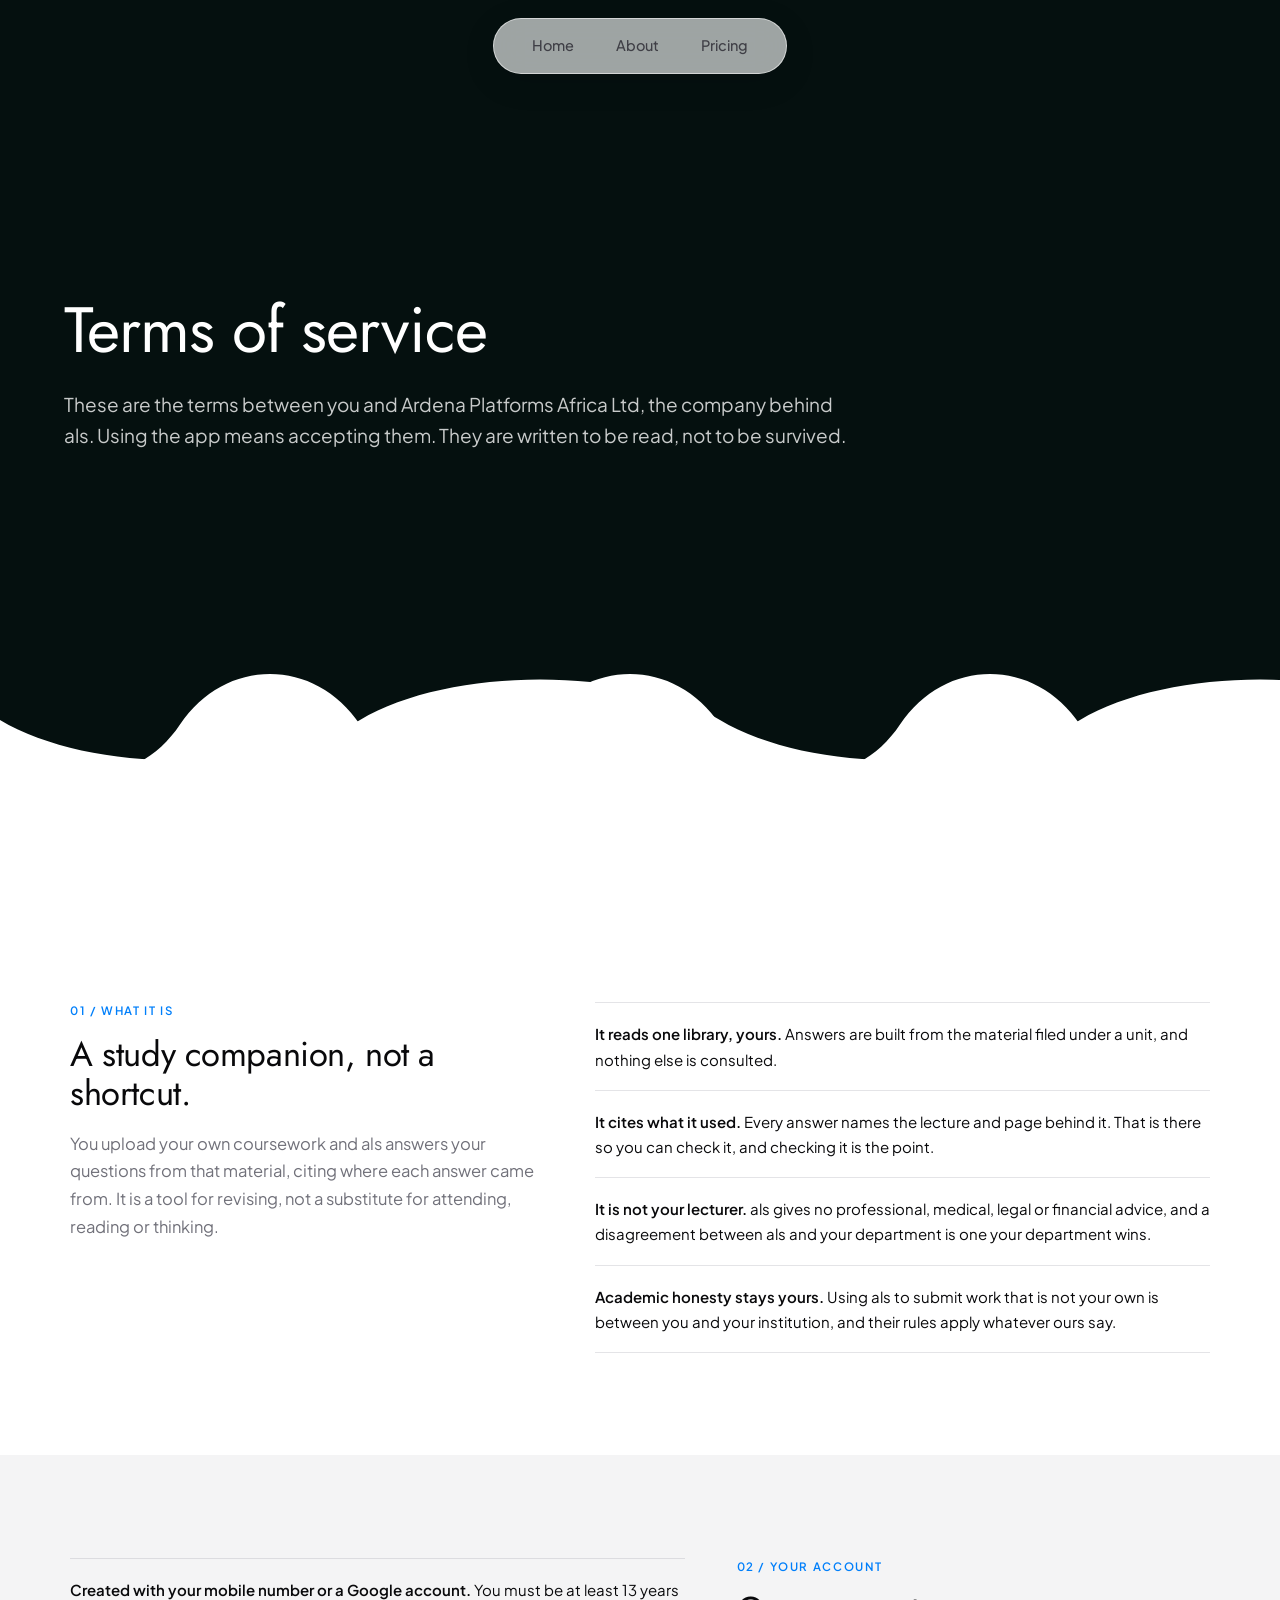
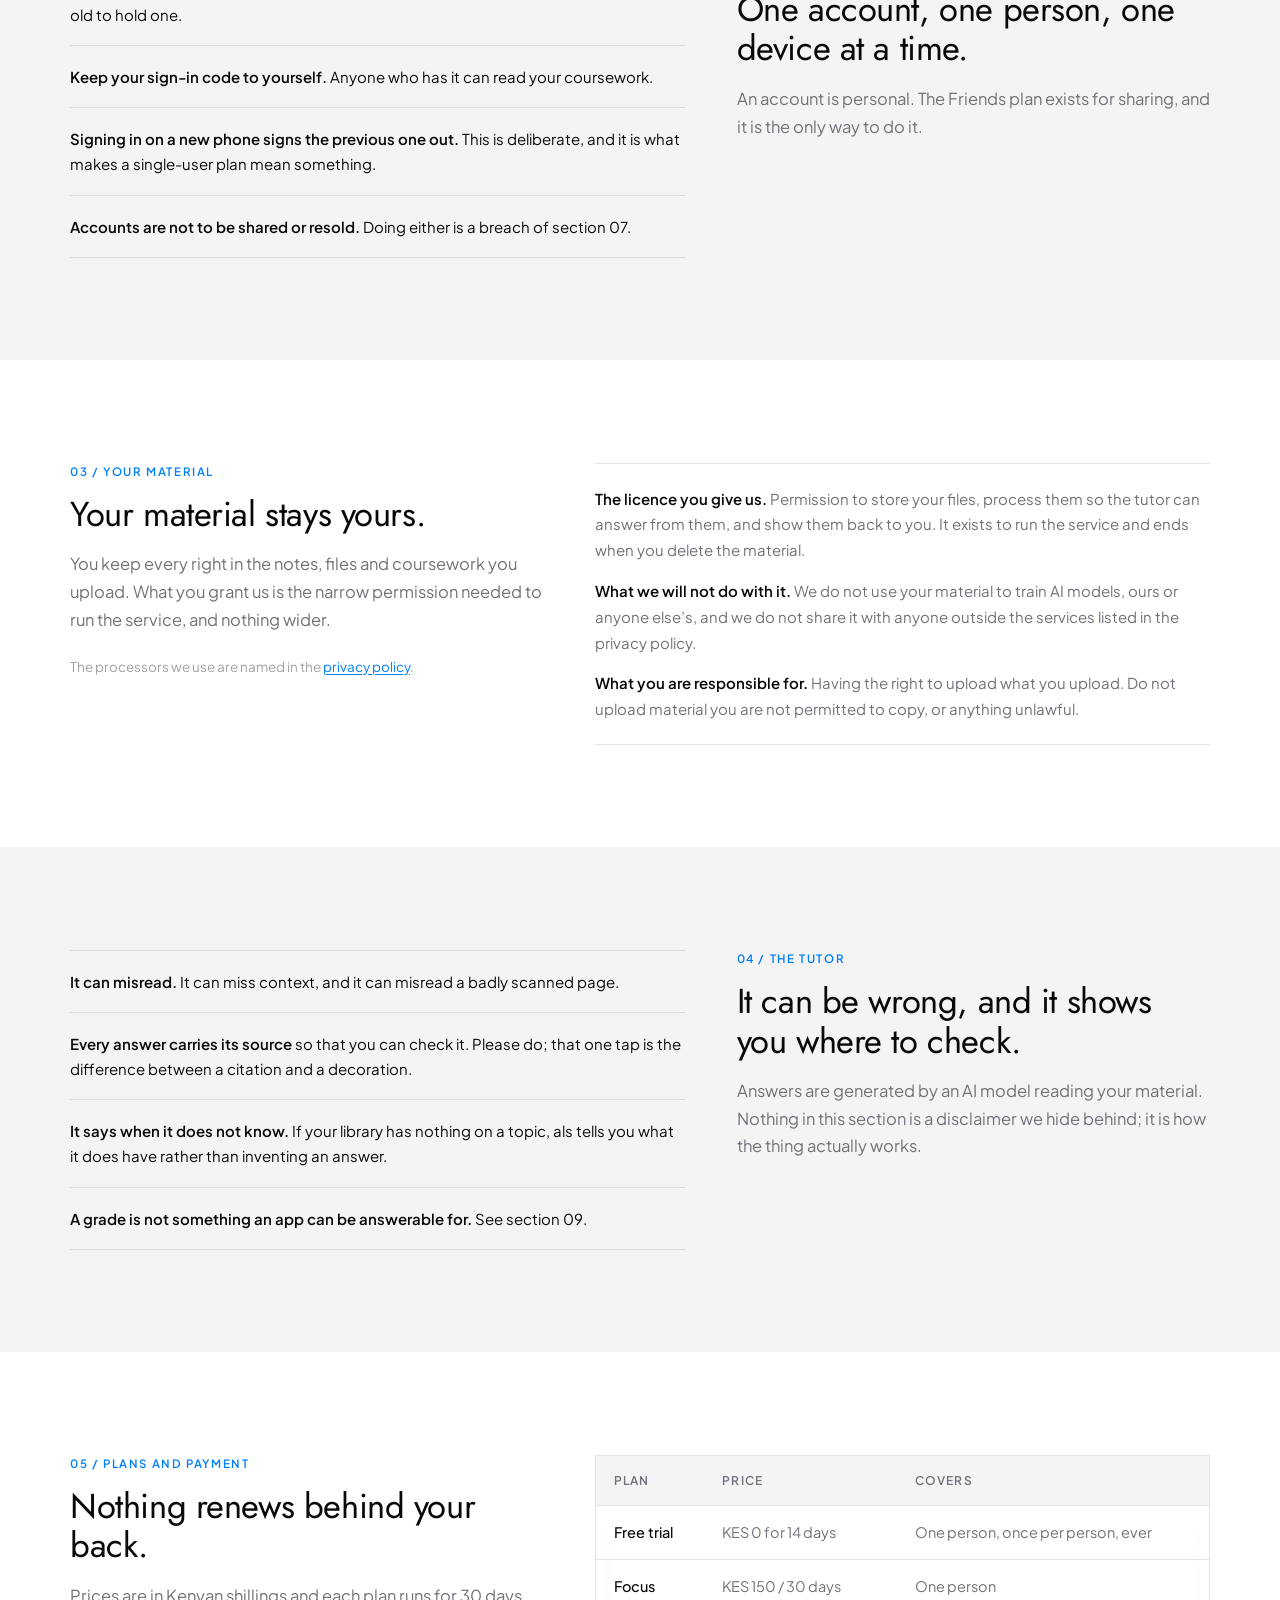
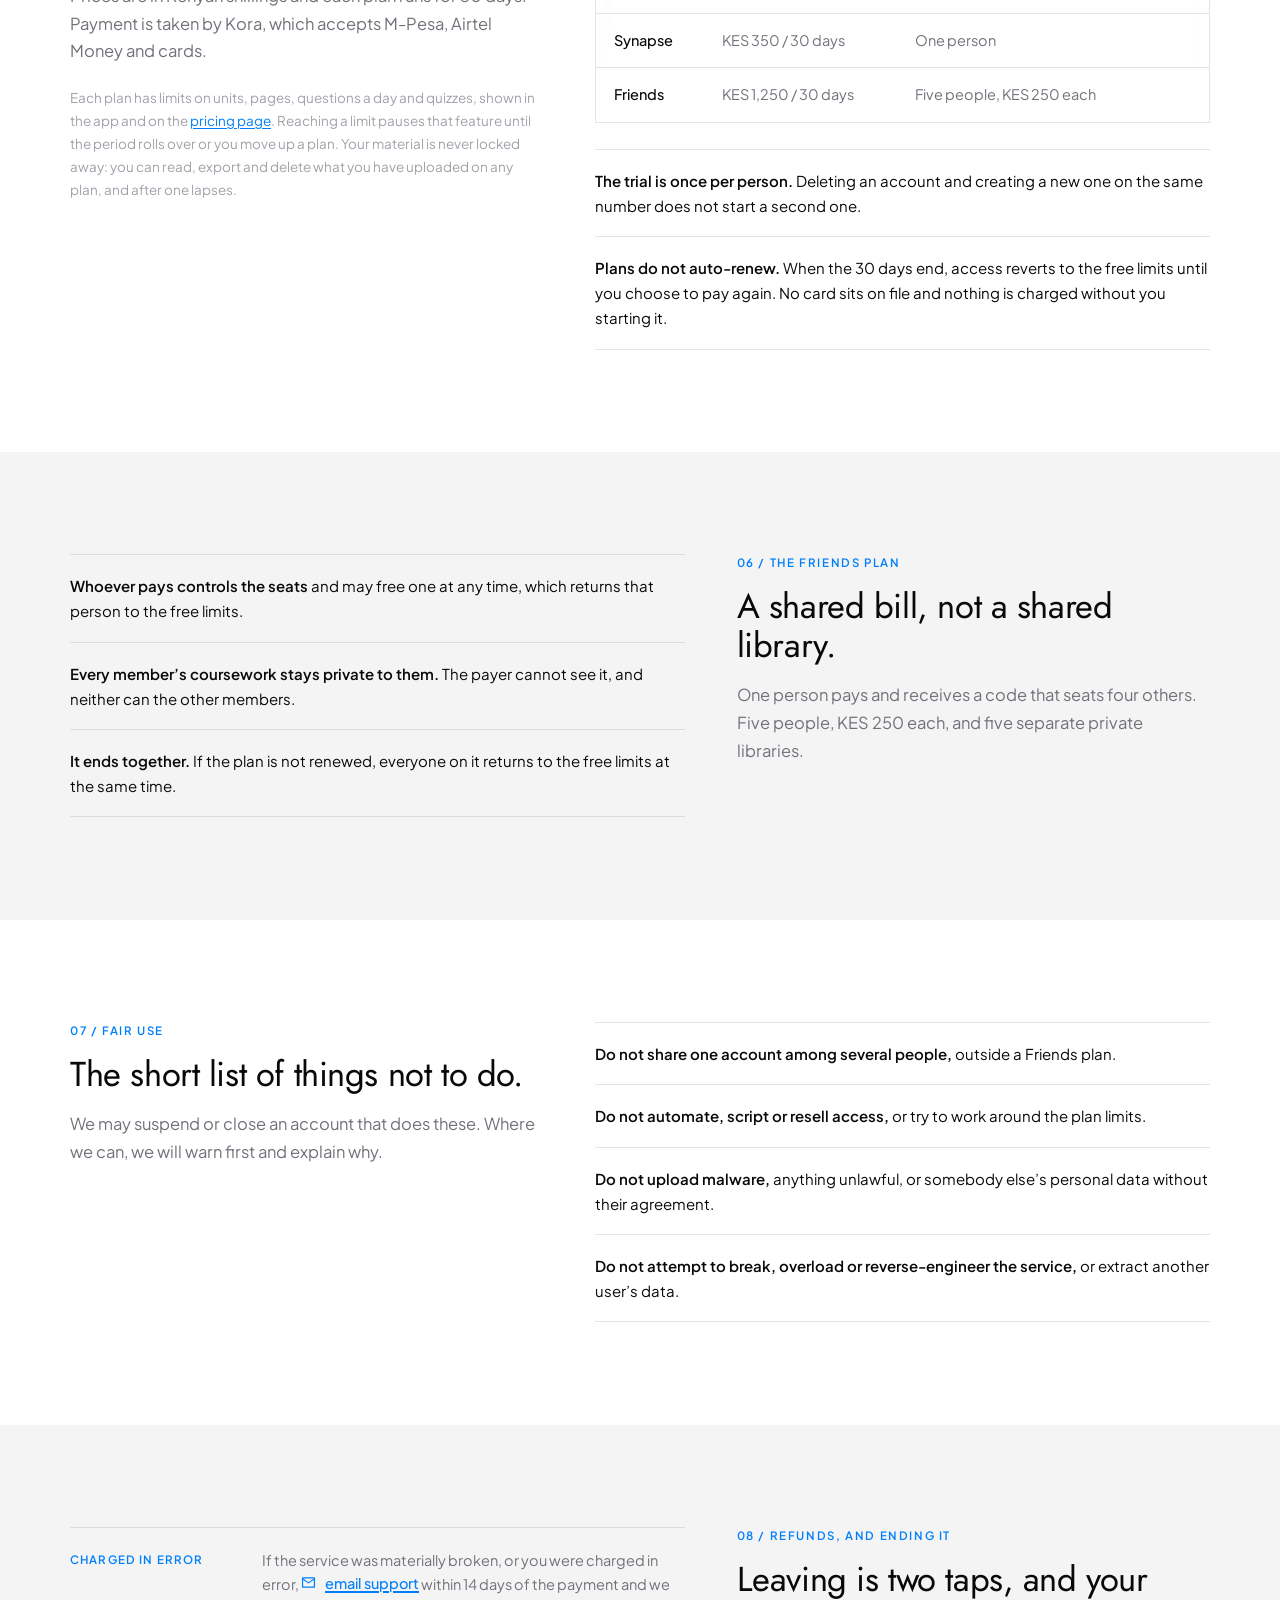
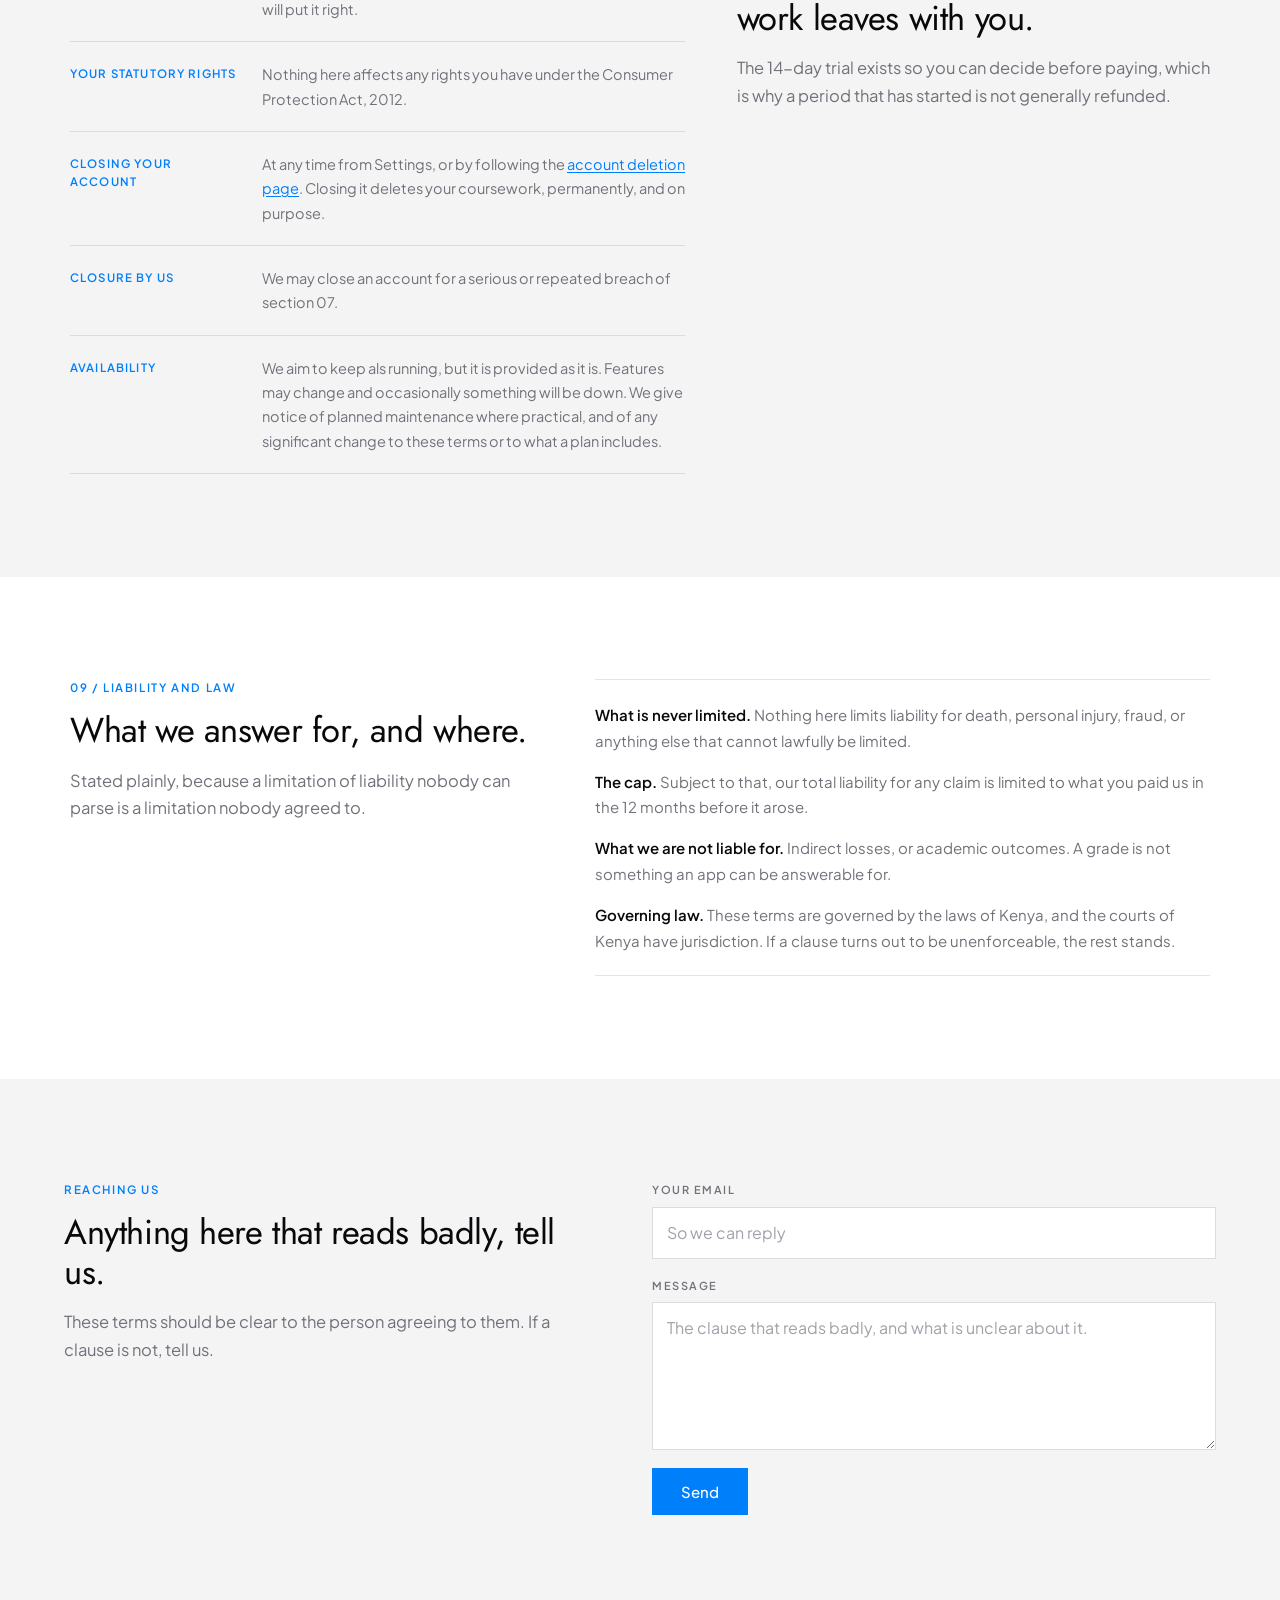
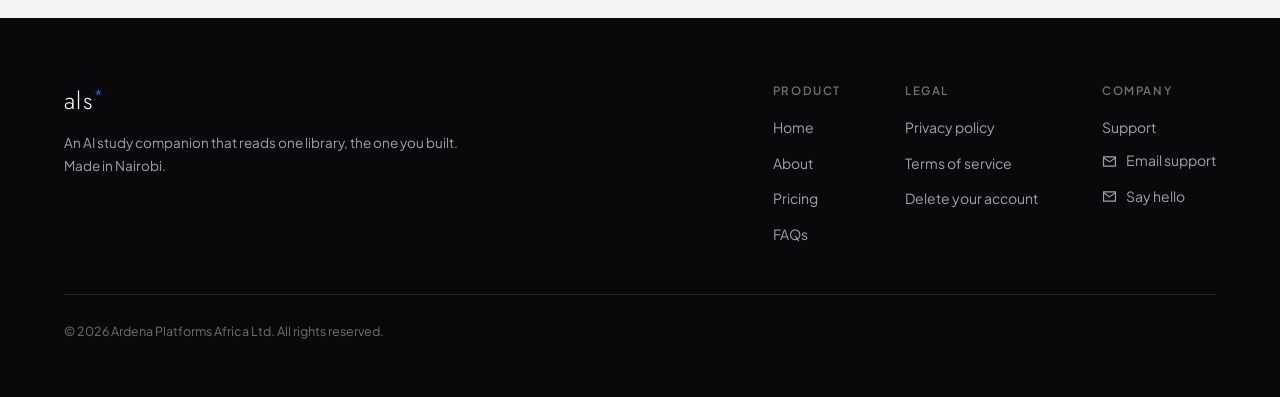
<file: terms.html>
<!doctype html>
<html lang="en">
  <head>
    <meta charset="utf-8" />
    <meta name="viewport" content="width=device-width, initial-scale=1" />

    <title>Terms of service, als</title>
    <meta
      name="description"
      content="The terms you agree to when you use als (Ardena Learning System): what the app does, what the plans cost, how billing and refunds work, and what is expected of you."
    />
    <link rel="canonical" href="https://als.ardena.co.ke/terms" />
    <meta name="theme-color" content="#05100f" />
    <meta name="robots" content="index, follow" />

    <meta property="og:type" content="article" />
    <meta property="og:site_name" content="als" />
    <meta property="og:title" content="Terms of service, als" />
    <meta
      property="og:description"
      content="What the app does, what the plans cost, how billing works, and what is expected of you."
    />
    <meta property="og:url" content="https://als.ardena.co.ke/terms" />
    <meta property="og:image" content="https://als.ardena.co.ke/assets/og.png" />
    <meta property="og:locale" content="en_KE" />
    <meta name="twitter:card" content="summary_large_image" />
    <meta name="twitter:title" content="Terms of service, als" />
    <meta
      name="twitter:description"
      content="What the app does, what the plans cost, how billing works, and what is expected of you."
    />
    <meta name="twitter:image" content="https://als.ardena.co.ke/assets/og.png" />

    <link rel="icon" href="/assets/favicon-32.png" type="image/png" sizes="32x32" />
    <link rel="icon" href="/assets/icon-512.png" type="image/png" sizes="512x512" />
    <link rel="apple-touch-icon" href="/assets/favicon-180.png" />
    <link rel="preconnect" href="https://fonts.googleapis.com" />
    <link rel="preconnect" href="https://fonts.gstatic.com" crossorigin />
    <link
      href="https://fonts.googleapis.com/css2?family=Jost:wght@300;400;500&family=Plus+Jakarta+Sans:wght@400;500;600;700&display=swap"
      rel="stylesheet"
    />
    <link rel="stylesheet" href="/assets/styles.css" />
  </head>

  <body>
    <a class="skip" href="#main">Skip to content</a>

    <nav class="nav" aria-label="Primary">
      <a class="nav__link" href="/">Home</a>
      <a class="nav__link" href="/about">About</a>
      <a class="nav__link" href="/pricing">Pricing</a>
    </nav>

    <main id="main">
      <section class="hero hero--doc" aria-labelledby="terms-h">
        <div class="hero__inner">
          <h1 class="hero__title" id="terms-h">Terms of service</h1>
          <p class="hero__lede">
            These are the terms between you and Ardena Platforms Africa Ltd,
            the company behind als. Using the app means accepting them. They are
            written to be read, not to be survived.
          </p>
        </div>
      </section>

      <section class="split" id="what" aria-labelledby="what-h">
        <div class="split__inner">
          <div class="split__head">
            <p class="split__eyebrow">01 / What it is</p>
            <h2 class="split__title" id="what-h">
              A study companion, not a shortcut.
            </h2>
            <p class="split__tagline">
              You upload your own coursework and als answers your questions from
              that material, citing where each answer came from. It is a tool for
              revising, not a substitute for attending, reading or thinking.
            </p>
          </div>

          <div class="split__body">
            <ul class="rows">
              <li>
                <strong>It reads one library, yours.</strong> Answers are built
                from the material filed under a unit, and nothing else is
                consulted.
              </li>
              <li>
                <strong>It cites what it used.</strong> Every answer names the
                lecture and page behind it. That is there so you can check it,
                and checking it is the point.
              </li>
              <li>
                <strong>It is not your lecturer.</strong> als gives no
                professional, medical, legal or financial advice, and a
                disagreement between als and your department is one your
                department wins.
              </li>
              <li>
                <strong>Academic honesty stays yours.</strong> Using als to
                submit work that is not your own is between you and your
                institution, and their rules apply whatever ours say.
              </li>
            </ul>
          </div>
        </div>
      </section>

      <section class="split split--alt" id="account" aria-labelledby="account-h">
        <div class="split__inner">
          <div class="split__head">
            <p class="split__eyebrow">02 / Your account</p>
            <h2 class="split__title" id="account-h">
              One account, one person, one device at a time.
            </h2>
            <p class="split__tagline">
              An account is personal. The Friends plan exists for sharing, and it
              is the only way to do it.
            </p>
          </div>

          <div class="split__body">
            <ul class="rows">
              <li>
                <strong>Created with your mobile number or a Google account.</strong>
                You must be at least 13 years old to hold one.
              </li>
              <li>
                <strong>Keep your sign-in code to yourself.</strong> Anyone who
                has it can read your coursework.
              </li>
              <li>
                <strong>Signing in on a new phone signs the previous one out.</strong>
                This is deliberate, and it is what makes a single-user plan mean
                something.
              </li>
              <li>
                <strong>Accounts are not to be shared or resold.</strong> Doing
                either is a breach of section 07.
              </li>
            </ul>
          </div>
        </div>
      </section>

      <section class="split" id="yours" aria-labelledby="yours-h">
        <div class="split__inner">
          <div class="split__head">
            <p class="split__eyebrow">03 / Your material</p>
            <h2 class="split__title" id="yours-h">
              Your material stays yours.
            </h2>
            <p class="split__tagline">
              You keep every right in the notes, files and coursework you upload.
              What you grant us is the narrow permission needed to run the
              service, and nothing wider.
            </p>
            <p class="split__note">
              The processors we use are named in the
              <a href="/privacy">privacy policy</a>.
            </p>
          </div>

          <div class="split__body">
            <div class="prose">
              <p>
                <strong>The licence you give us.</strong> Permission to store
                your files, process them so the tutor can answer from them, and
                show them back to you. It exists to run the service and ends when
                you delete the material.
              </p>
              <p>
                <strong>What we will not do with it.</strong> We do not use your
                material to train AI models, ours or anyone else&rsquo;s, and we
                do not share it with anyone outside the services listed in the
                privacy policy.
              </p>
              <p>
                <strong>What you are responsible for.</strong> Having the right
                to upload what you upload. Do not upload material you are not
                permitted to copy, or anything unlawful.
              </p>
            </div>
          </div>
        </div>
      </section>

      <section class="split split--alt" id="tutor" aria-labelledby="tutor-h">
        <div class="split__inner">
          <div class="split__head">
            <p class="split__eyebrow">04 / The tutor</p>
            <h2 class="split__title" id="tutor-h">
              It can be wrong, and it shows you where to check.
            </h2>
            <p class="split__tagline">
              Answers are generated by an AI model reading your material. Nothing
              in this section is a disclaimer we hide behind; it is how the thing
              actually works.
            </p>
          </div>

          <div class="split__body">
            <ul class="rows">
              <li>
                <strong>It can misread.</strong> It can miss context, and it can
                misread a badly scanned page.
              </li>
              <li>
                <strong>Every answer carries its source</strong> so that you can
                check it. Please do; that one tap is the difference between a
                citation and a decoration.
              </li>
              <li>
                <strong>It says when it does not know.</strong> If your library
                has nothing on a topic, als tells you what it does have rather
                than inventing an answer.
              </li>
              <li>
                <strong>A grade is not something an app can be answerable for.</strong>
                See section 09.
              </li>
            </ul>
          </div>
        </div>
      </section>

      <section class="split" id="plans" aria-labelledby="plans-h">
        <div class="split__inner">
          <div class="split__head">
            <p class="split__eyebrow">05 / Plans and payment</p>
            <h2 class="split__title" id="plans-h">
              Nothing renews behind your back.
            </h2>
            <p class="split__tagline">
              Prices are in Kenyan shillings and each plan runs for 30 days.
              Payment is taken by Kora, which accepts M-Pesa, Airtel Money
              and cards.
            </p>
            <p class="split__note">
              Each plan has limits on units, pages, questions a day and quizzes,
              shown in the app and on the
              <a href="/pricing">pricing page</a>. Reaching a limit pauses
              that feature until the period rolls over or you move up a plan.
              Your material is never locked away: you can read, export and delete
              what you have uploaded on any plan, and after one lapses.
            </p>
          </div>

          <div class="split__body">
            <div class="table-wrap">
              <table>
                <thead>
                  <tr>
                    <th scope="col">Plan</th>
                    <th scope="col">Price</th>
                    <th scope="col">Covers</th>
                  </tr>
                </thead>
                <tbody>
                  <tr>
                    <td>Free trial</td>
                    <td>KES 0 for 14 days</td>
                    <td>One person, once per person, ever</td>
                  </tr>
                  <tr>
                    <td>Focus</td>
                    <td>KES 150 / 30 days</td>
                    <td>One person</td>
                  </tr>
                  <tr>
                    <td>Synapse</td>
                    <td>KES 350 / 30 days</td>
                    <td>One person</td>
                  </tr>
                  <tr>
                    <td>Friends</td>
                    <td>KES 1,250 / 30 days</td>
                    <td>Five people, KES 250 each</td>
                  </tr>
                </tbody>
              </table>
            </div>

            <ul class="rows" style="margin-top: 26px">
              <li>
                <strong>The trial is once per person.</strong> Deleting an
                account and creating a new one on the same number does not start
                a second one.
              </li>
              <li>
                <strong>Plans do not auto-renew.</strong> When the 30 days end,
                access reverts to the free limits until you choose to pay again.
                No card sits on file and nothing is charged without you starting
                it.
              </li>
            </ul>
          </div>
        </div>
      </section>

      <section class="split split--alt" id="friends" aria-labelledby="friends-h">
        <div class="split__inner">
          <div class="split__head">
            <p class="split__eyebrow">06 / The Friends plan</p>
            <h2 class="split__title" id="friends-h">
              A shared bill, not a shared library.
            </h2>
            <p class="split__tagline">
              One person pays and receives a code that seats four others. Five
              people, KES 250 each, and five separate private libraries.
            </p>
          </div>

          <div class="split__body">
            <ul class="rows">
              <li>
                <strong>Whoever pays controls the seats</strong> and may free one
                at any time, which returns that person to the free limits.
              </li>
              <li>
                <strong>Every member&rsquo;s coursework stays private to them.</strong>
                The payer cannot see it, and neither can the other members.
              </li>
              <li>
                <strong>It ends together.</strong> If the plan is not renewed,
                everyone on it returns to the free limits at the same time.
              </li>
            </ul>
          </div>
        </div>
      </section>

      <section class="split" id="fair" aria-labelledby="fair-h">
        <div class="split__inner">
          <div class="split__head">
            <p class="split__eyebrow">07 / Fair use</p>
            <h2 class="split__title" id="fair-h">
              The short list of things not to do.
            </h2>
            <p class="split__tagline">
              We may suspend or close an account that does these. Where we can,
              we will warn first and explain why.
            </p>
          </div>

          <div class="split__body">
            <ul class="rows">
              <li>
                <strong>Do not share one account among several people,</strong>
                outside a Friends plan.
              </li>
              <li>
                <strong>Do not automate, script or resell access,</strong> or try
                to work around the plan limits.
              </li>
              <li>
                <strong>Do not upload malware,</strong> anything unlawful, or
                somebody else&rsquo;s personal data without their agreement.
              </li>
              <li>
                <strong>Do not attempt to break, overload or reverse-engineer
                the service,</strong> or extract another user&rsquo;s data.
              </li>
            </ul>
          </div>
        </div>
      </section>

      <section class="split split--alt" id="refunds" aria-labelledby="refunds-h">
        <div class="split__inner">
          <div class="split__head">
            <p class="split__eyebrow">08 / Refunds, and ending it</p>
            <h2 class="split__title" id="refunds-h">
              Leaving is two taps, and your work leaves with you.
            </h2>
            <p class="split__tagline">
              The 14-day trial exists so you can decide before paying, which is
              why a period that has started is not generally refunded.
            </p>
          </div>

          <div class="split__body">
            <ul class="keyrows">
              <li>
                <span class="keyrows__key">Charged in error</span>
                <p class="keyrows__text">
                  If the service was materially broken, or you were charged in
                  error, <a class="mail" href="mailto:support@ardena.co.ke"><svg width="15" height="15" viewBox="0 0 24 24" fill="none" stroke="currentColor" stroke-width="1.9" stroke-linecap="round" stroke-linejoin="round" aria-hidden="true"><rect x="2.5" y="4.5" width="19" height="15" /><path d="m2.5 6 9.5 6.6L21.5 6" /></svg><span>email support</span></a>
                  within 14 days of the payment and we will put it right.
                </p>
              </li>
              <li>
                <span class="keyrows__key">Your statutory rights</span>
                <p class="keyrows__text">
                  Nothing here affects any rights you have under the Consumer
                  Protection Act, 2012.
                </p>
              </li>
              <li>
                <span class="keyrows__key">Closing your account</span>
                <p class="keyrows__text">
                  At any time from Settings, or by following the
                  <a href="/delete-account">account deletion page</a>.
                  Closing it deletes your coursework, permanently, and on
                  purpose.
                </p>
              </li>
              <li>
                <span class="keyrows__key">Closure by us</span>
                <p class="keyrows__text">
                  We may close an account for a serious or repeated breach of
                  section 07.
                </p>
              </li>
              <li>
                <span class="keyrows__key">Availability</span>
                <p class="keyrows__text">
                  We aim to keep als running, but it is provided as it is.
                  Features may change and occasionally something will be down. We
                  give notice of planned maintenance where practical, and of any
                  significant change to these terms or to what a plan includes.
                </p>
              </li>
            </ul>
          </div>
        </div>
      </section>

      <section class="split" id="liability" aria-labelledby="liability-h">
        <div class="split__inner">
          <div class="split__head">
            <p class="split__eyebrow">09 / Liability and law</p>
            <h2 class="split__title" id="liability-h">
              What we answer for, and where.
            </h2>
            <p class="split__tagline">
              Stated plainly, because a limitation of liability nobody can parse
              is a limitation nobody agreed to.
            </p>
          </div>

          <div class="split__body">
            <div class="prose">
              <p>
                <strong>What is never limited.</strong> Nothing here limits
                liability for death, personal injury, fraud, or anything else
                that cannot lawfully be limited.
              </p>
              <p>
                <strong>The cap.</strong> Subject to that, our total liability
                for any claim is limited to what you paid us in the 12 months
                before it arose.
              </p>
              <p>
                <strong>What we are not liable for.</strong> Indirect losses, or
                academic outcomes. A grade is not something an app can be
                answerable for.
              </p>
              <p>
                <strong>Governing law.</strong> These terms are governed by the
                laws of Kenya, and the courts of Kenya have jurisdiction. If a
                clause turns out to be unenforceable, the rest stands.
              </p>
            </div>
          </div>
        </div>
      </section>

      <section class="split split--alt split--contact" id="contact" aria-labelledby="terms-contact-h">
        <div class="split__inner">
          <div class="split__head">
            <p class="split__eyebrow">Reaching us</p>
            <h2 class="split__title" id="terms-contact-h">
              Anything here that reads badly, tell us.
            </h2>
            <p class="split__tagline">
              These terms should be clear to the person agreeing to them. If a
              clause is not, tell us.
            </p>
          </div>

          <div class="split__body">
            <form class="ask" data-ask action="https://formspree.io/f/xqpkkkjp" method="POST">
              <p class="ask__row">
                <label class="ask__label" for="ask-email">Your email</label>
                <input class="ask__input" id="ask-email" type="email" name="email" required autocomplete="email" placeholder="So we can reply" />
              </p>

              <p class="ask__row">
                <label class="ask__label" for="ask-message">Message</label>
                <textarea class="ask__input ask__input--area" id="ask-message" name="message" rows="5" required placeholder="The clause that reads badly, and what is unclear about it."></textarea>
              </p>

              <input type="hidden" name="_subject" value="Website: terms of service" />
              <input class="ask__trap" type="text" name="_gotcha" tabindex="-1" autocomplete="off" aria-hidden="true" />

              <p class="ask__foot">
                <button class="btn btn--primary" type="submit">Send</button>
                <span class="ask__status" data-ask-status role="status" aria-live="polite"></span>
              </p>
            </form>
          </div>
        </div>
      </section>
    </main>

    <footer class="footer">
      <div class="footer__inner">
        <div class="footer__brand">
          <p class="footer__mark">als<sup>*</sup></p>
          <p class="footer__blurb">
            An AI study companion that reads one library, the one you built.
            Made in Nairobi.
          </p>
        </div>

        <div class="footer__cols">
          <div>
            <p class="footer__head">Product</p>
            <ul class="footer__list">
              <li><a href="/">Home</a></li>
              <li><a href="/about">About</a></li>
              <li><a href="/pricing">Pricing</a></li>
              <li><a href="/faq">FAQs</a></li>
            </ul>
          </div>

          <div>
            <p class="footer__head">Legal</p>
            <ul class="footer__list">
              <li><a href="/privacy">Privacy policy</a></li>
              <li><a href="/terms">Terms of service</a></li>
              <li><a href="/delete-account">Delete your account</a></li>
            </ul>
          </div>

          <div>
            <p class="footer__head">Company</p>
            <ul class="footer__list">
              <li><a href="/support">Support</a></li>
              <li><a class="mail" href="mailto:support@ardena.co.ke"><svg width="15" height="15" viewBox="0 0 24 24" fill="none" stroke="currentColor" stroke-width="1.9" stroke-linecap="round" stroke-linejoin="round" aria-hidden="true"><rect x="2.5" y="4.5" width="19" height="15" /><path d="m2.5 6 9.5 6.6L21.5 6" /></svg><span>Email support</span></a></li>
              <li><a class="mail" href="mailto:info@ardena.co.ke"><svg width="15" height="15" viewBox="0 0 24 24" fill="none" stroke="currentColor" stroke-width="1.9" stroke-linecap="round" stroke-linejoin="round" aria-hidden="true"><rect x="2.5" y="4.5" width="19" height="15" /><path d="m2.5 6 9.5 6.6L21.5 6" /></svg><span>Say hello</span></a></li>
            </ul>
          </div>
        </div>
      </div>

      <p class="footer__legal">
        &copy; <span data-year>2026</span> Ardena Platforms Africa Ltd. All rights reserved.
      </p>
    </footer>

    <script src="/assets/main.js" defer></script>
  </body>
</html>
</file>
<file: assets/styles.css>
/* =========================================================================
   ALS
   =========================================================================

   Rules that run through the whole sheet:

   1. Nothing is rounded, with one exception: the floating nav pill. The
      radius is zeroed on `*` in the reset and the pill puts it back for
      itself, so a radius anywhere else is a mistake, not a variation.

   2. Marketing pages move one screen at a time on a desktop. CSS scroll
      snapping, not JavaScript, so it works before any script has loaded. It
      is opt-in per page with `class="snap"` on <html>, because a legal page
      that moves a screen at a time is a legal page nobody finishes.

   3. Legal and support pages opt out of that. They open on a full-viewport
      hero, then run as `.split` sections: the heading of each one held in a
      sticky column beside its detail, alternating sides down the page, so a
      reader hunting for a single clause can travel the headings and stop
      once. `.doc` is the older single-column treatment, kept for anything
      that is genuinely one continuous argument.

   4. The palette is the app's, to the hex.
   ========================================================================= */

:root {
  --canvas: #ffffff;
  --surface: #f4f4f5;
  --line: #e4e4e7;
  --hairline: #f1f1f3;
  --ink: #09090b;
  --muted: #71717a;
  --faint: #a1a1aa;
  --primary: #007ffa;
  --night: #05100f;

  --nav-h: 56px;
  --nav-top: 18px;
  --gutter: clamp(20px, 5vw, 80px);
  --shell: 1240px;
}

*,
*::before,
*::after {
  box-sizing: border-box;
  border-radius: 0;
}

html {
  -webkit-text-size-adjust: 100%;
  scroll-behavior: smooth;
}

@media (prefers-reduced-motion: reduce) {
  html {
    scroll-behavior: auto;
  }
  *,
  *::before,
  *::after {
    animation-duration: 0.01ms !important;
    transition-duration: 0.01ms !important;
  }
}

body {
  margin: 0;
  background: var(--canvas);
  color: var(--ink);
  font-family: "Plus Jakarta Sans", -apple-system, BlinkMacSystemFont, "Segoe UI",
    Roboto, Helvetica, Arial, sans-serif;
  font-size: 16px;
  line-height: 1.6;
  -webkit-font-smoothing: antialiased;
  text-rendering: optimizeLegibility;
}

img {
  max-width: 100%;
  display: block;
}

a {
  color: inherit;
}

h1,
h2,
h3,
h4 {
  margin: 0;
  font-weight: 700;
  letter-spacing: -0.022em;
  line-height: 1.08;
}

p {
  margin: 0;
}

ul {
  margin: 0;
  padding: 0;
  list-style: none;
}

:where(a, button, summary, input, textarea):focus-visible {
  outline: 2px solid var(--primary);
  outline-offset: 3px;
}

.shell {
  width: 100%;
  max-width: var(--shell);
  margin: 0 auto;
}

/* --- Skip link ---------------------------------------------------------- */

.skip {
  position: absolute;
  left: var(--gutter);
  top: -60px;
  z-index: 100;
  padding: 12px 20px;
  background: var(--ink);
  color: var(--canvas);
  font-size: 14px;
  font-weight: 500;
  text-decoration: none;
  transition: top 0.15s ease;
}

.skip:focus {
  top: 12px;
}

/* --- The floating nav ---------------------------------------------------
 *
 * The one rounded thing on the site, and the one thing not attached to the
 * page. It floats over dark heroes and white sections alike, which is why it
 * is frosted rather than filled: a solid white bar would cut a hero image in
 * half, a solid dark one would vanish into it.
 */

.nav {
  position: fixed;
  top: var(--nav-top);
  left: 50%;
  transform: translateX(-50%);
  z-index: 50;
  display: flex;
  align-items: center;
  justify-content: center;
  gap: clamp(20px, 4vw, 42px);
  height: var(--nav-h);
  padding: 0 clamp(22px, 4vw, 38px);
  border-radius: 999px;
  background: rgba(255, 255, 255, 0.62);
  border: 1px solid rgba(255, 255, 255, 0.55);
  box-shadow: 0 8px 32px rgba(9, 9, 11, 0.14);
  backdrop-filter: saturate(180%) blur(18px);
  -webkit-backdrop-filter: saturate(180%) blur(18px);
}

/* Without blur support this would be dark text on near-transparent white over
   a dark photograph. Fall back to something opaque enough to read. */
@supports not ((backdrop-filter: blur(1px)) or (-webkit-backdrop-filter: blur(1px))) {
  .nav {
    background: rgba(255, 255, 255, 0.94);
  }
}

.nav__link {
  font-size: 14.5px;
  font-weight: 500;
  color: #3f3f46;
  text-decoration: none;
  white-space: nowrap;
  transition: color 0.15s ease;
}

.nav__link:hover,
.nav__link[aria-current="page"] {
  color: var(--ink);
}

/* --- Buttons ------------------------------------------------------------ */

.btn {
  display: inline-flex;
  align-items: center;
  gap: 10px;
  padding: 15px 28px;
  font-family: inherit;
  font-size: 15px;
  font-weight: 500;
  line-height: 1;
  text-decoration: none;
  border: 1px solid transparent;
  cursor: pointer;
  transition: background 0.15s ease, color 0.15s ease, border-color 0.15s ease;
}

.btn--primary {
  background: var(--primary);
  color: #ffffff;
}

.btn--primary:hover {
  background: #0069cf;
}

.btn--outline {
  background: transparent;
  color: var(--ink);
  border-color: var(--ink);
}

.btn--outline:hover {
  background: var(--ink);
  color: var(--canvas);
}

.btn--ghost {
  background: transparent;
  color: #ffffff;
  border-color: rgba(255, 255, 255, 0.34);
}

.btn--ghost:hover {
  background: #ffffff;
  color: var(--ink);
}

.btn__arrow {
  transition: transform 0.15s ease;
}

.btn:hover .btn__arrow {
  transform: translateX(3px);
}

/* --- Store badges -------------------------------------------------------
 *
 * The official artwork from Google and Apple, not a redrawing of it. Both
 * brand guidelines require their own badge and forbid rebuilding the logo, so
 * this is the one place on the site where the artwork is somebody else's and
 * cannot be altered.
 *
 * That makes it the second exception to "nothing is rounded". The corners are
 * baked into the bitmaps and may not be squared off, so there is no radius in
 * this stylesheet doing it, and nothing to remove.
 *
 * The two files are normalised to a common height of 160px and land within a
 * pixel of each other in width (539 and 538), because Apple ships its badge
 * inset in a large opaque square and Google ships its own edge to edge. They
 * are cropped to the button itself and the corners outside the rounded
 * rectangle are transparent, so both sit on the night ground without a black
 * card behind them. Regenerate both together if either is replaced, or they
 * will stop matching.
 */

.stores {
  display: flex;
  flex-wrap: wrap;
  align-items: center;
  gap: 14px;
}

.stores--center {
  justify-content: center;
}

.badge {
  display: inline-flex;
  line-height: 0;
  text-decoration: none;
  transition: opacity 0.15s ease;
}

.badge img {
  height: clamp(44px, 4.2vw, 54px);
  width: auto;
}

.badge:hover {
  opacity: 0.84;
}

/* Apple's badge reads "Download on the App Store", which is not true yet, so
   it is dimmed, is not a link, and carries a line underneath saying so. The
   alt text says it too, because opacity is not information. */
.badge--soon {
  opacity: 0.38;
  pointer-events: none;
}

/* Full basis so it drops onto its own line, then it inherits the alignment of
   whatever section it is in: left in a hero, centred in a closer. */
.stores__note {
  flex-basis: 100%;
  margin-top: 2px;
  font-size: 12.5px;
  color: rgba(255, 255, 255, 0.45);
}

/* --- Sections ----------------------------------------------------------- */

.section {
  padding: 96px var(--gutter) 80px;
  border-bottom: 1px solid var(--line);
}

.section--dark {
  background: var(--ink);
  color: #ffffff;
  border-bottom-color: var(--ink);
}

.section--surface {
  background: var(--surface);
}

.section__title {
  font-size: clamp(1.9rem, 3.4vw, 2.8rem);
}

.section__lede {
  margin-top: 18px;
  max-width: 52ch;
  color: var(--muted);
  font-size: clamp(15px, 1.4vw, 17px);
}

/* A section whose header is centred over what follows. The measure caps stay
   on, so the lede has to be centred with auto margins as well; without them a
   52ch paragraph sits hard against the left of a 1240px shell and reads as a
   mistake rather than a choice. */
.section--centered .section__title,
.section--centered .section__lede {
  text-align: center;
}

.section--centered .section__lede {
  margin-left: auto;
  margin-right: auto;
}

.section--dark .section__lede {
  color: var(--faint);
}

/*
 * One screen at a time, on a desktop only.
 *
 * `scroll-snap-stop: always` is what makes it one at a time. Without it a
 * hard flick sails past two sections and lands on the third. It stays off
 * below 1024px: a phone has too little height for a full section to fit, and
 * mandatory snapping on a section taller than the viewport traps the reader
 * halfway down it.
 */
@media (min-width: 1024px) {
  html.snap {
    scroll-snap-type: y mandatory;
  }

  html.snap .section,
  html.snap .hero {
    display: flex;
    align-items: center;
    min-height: 100vh;
    min-height: 100svh;
    scroll-snap-align: start;
    scroll-snap-stop: always;
  }

  html.snap .section {
    padding-block: 104px 80px;
  }

  /* A section holding more than a laptop screen holds. It still starts a snap
     position, so scrolling to it lands cleanly on its top edge, but it does
     not stop the scroll dead: somebody who wants the bottom of a plan card
     has to be able to keep going. Aligned to the top rather than centred for
     the same reason, and the block padding drops to the least that still
     separates it from the section above. */
  html.snap .section--tall {
    align-items: flex-start;
    scroll-snap-stop: normal;
    padding-block: 92px 56px;
  }
}

/* --- Hero ---------------------------------------------------------------
 *
 * The landing image is the section, not a panel inside it. The scrim over it
 * is not decoration: white text on a photograph is unreadable the moment the
 * photograph changes, and this holds the contrast whatever image is dropped
 * in.
 */

.hero {
  position: relative;
  display: flex;
  align-items: center;
  justify-content: center;
  min-height: 100vh;
  min-height: 100svh;
  padding: 148px var(--gutter) 104px;
  background-color: var(--night);
  color: #ffffff;
  text-align: left;
  overflow: hidden;
}

/* Inner pages get a shorter hero. It introduces the page rather than being
   the page, and a full screen of it would delay the thing you came for.
 *
 * It also drops the landing photograph. Repeating one image on every page
 * turns it into wallpaper, and a title set over flat ink is the quieter,
 * more legible thing anyway.
 */
.hero--page {
  min-height: 62vh;
  min-height: 62svh;
  padding: 168px var(--gutter) clamp(150px, 24vh, 250px);
}

.hero--page .hero__title {
  max-width: 22ch;
}

.hero--short {
  min-height: 0;
  padding: 164px var(--gutter) 92px;
}

/* --- The two-colour hero -----------------------------------------------
 *
 * Every hero that is not the landing photograph is exactly two colours: the
 * night ground, and white. No gradient, no tint, no third value. What moves
 * is the boundary between them.
 *
 * The white mass is two wave tiles drawn as inline SVG data URIs on the
 * hero's own ::before and ::after, so it costs nothing in markup and there is
 * nothing to repeat across seven pages. They are both solid white, which is
 * the whole trick: two identical-coloured shapes sliding past each other at
 * different speeds and in opposite directions read as one mass whose
 * silhouette keeps changing, rather than as two waves.
 *
 * Each tile is 720px wide and the element is 720px wider than the hero, so a
 * translate of exactly one tile loops seamlessly at any viewport width. The
 * transform is the only thing animated, so it stays on the compositor.
 */

.hero--page,
.hero--doc {
  background-color: var(--night);
  background-image: none;
}

.hero--page::before,
.hero--page::after,
.hero--doc::before,
.hero--doc::after {
  content: "";
  position: absolute;
  z-index: 0;
  inset: auto auto 0 0;
  width: calc(100% + 720px);
  background-repeat: repeat-x;
  background-position: left bottom;
  background-size: 720px 100%;
  will-change: transform;
}

/* The taller, slower one, and the one that sets the overall height of the
   mass. Drifts left. */
.hero--page::before,
.hero--doc::before {
  background-image: url("data:image/svg+xml,%3Csvg xmlns='http://www.w3.org/2000/svg' viewBox='0 0 720 300' preserveAspectRatio='none'%3E%3Cpath fill='%23ffffff' d='M0 100C90 160 270 160 360 100C450 40 630 40 720 100L720 300L0 300Z'/%3E%3C/svg%3E");
  animation: swell-a 34s linear infinite;
}

/* The quicker one, drifting the other way, at twice the frequency and a
   little more amplitude. The frequencies have to differ: two waves of the
   same period just look like one thicker wave, and the taller of them hides
   the other at every point. At double frequency this one's crests rise above
   the first's and its troughs fall below them, so the union of the two is a
   silhouette that genuinely changes rather than a shape that slides. */
.hero--page::after,
.hero--doc::after {
  background-image: url("data:image/svg+xml,%3Csvg xmlns='http://www.w3.org/2000/svg' viewBox='0 0 720 300' preserveAspectRatio='none'%3E%3Cpath fill='%23ffffff' d='M0 105C45 180 135 180 180 105C225 30 315 30 360 105C405 180 495 180 540 105C585 30 675 30 720 105L720 300L0 300Z'/%3E%3C/svg%3E");
  animation: swell-b 23s linear infinite;
}

.hero--doc::before,
.hero--doc::after {
  height: clamp(150px, 30vh, 300px);
}

.hero--page::before,
.hero--page::after {
  height: clamp(110px, 20vh, 200px);
}

@keyframes swell-a {
  to {
    transform: translateX(-720px);
  }
}

@keyframes swell-b {
  from {
    transform: translateX(-720px);
  }
  to {
    transform: translateX(0);
  }
}

/* The sitewide reduced-motion block already flattens every duration, but say
   it outright here: the hero should be a still two-colour composition, not a
   frozen frame of a fast one. */
@media (prefers-reduced-motion: reduce) {
  .hero--page::before,
  .hero--page::after,
  .hero--doc::before,
  .hero--doc::after {
    animation: none !important;
  }
}

.hero__inner {
  position: relative;
  z-index: 1;
  width: 100%;
  max-width: var(--shell);
  margin: 0 auto;
}

/* Capped in characters rather than pixels, so the line breaks in the same
   place whatever the clamp has done to the type size. */
.hero__title {
  font-size: clamp(2.5rem, 6vw, 4.4rem);
  letter-spacing: -0.03em;
  max-width: 24ch;
}

.hero--page .hero__title,
.hero--short .hero__title {
  font-size: clamp(2.2rem, 4.6vw, 3.4rem);
}

.hero__lede {
  margin: 24px 0 0;
  max-width: 56ch;
  font-size: clamp(16px, 1.6vw, 19px);
  line-height: 1.62;
  color: rgba(255, 255, 255, 0.78);
}

.hero__ctas {
  display: flex;
  flex-wrap: wrap;
  gap: 12px;
  justify-content: flex-start;
  margin-top: 40px;
}

/* The store pair is centred where it closes a page. In a hero it lines up
   with the title above it instead. */
.hero .stores--center {
  justify-content: flex-start;
}

/* --- Card grid ----------------------------------------------------------
 *
 * The cards share their borders rather than each drawing its own: a 1px grid
 * gap over a line-coloured background means no doubled 2px seams where two
 * cards meet, which is what makes a square grid look sloppy.
 */

.grid {
  display: grid;
  grid-template-columns: minmax(0, 1fr);
  gap: 1px;
  margin-top: 48px;
  background: var(--line);
  border: 1px solid var(--line);
}

@media (min-width: 720px) {
  .grid--2,
  .grid--4 {
    grid-template-columns: repeat(2, 1fr);
  }
  .grid--3 {
    grid-template-columns: repeat(3, 1fr);
  }
}

@media (min-width: 1024px) {
  .grid--4 {
    grid-template-columns: repeat(4, 1fr);
  }
}

.card {
  background: var(--canvas);
  padding: 30px 28px 34px;
}

.card__no {
  font-size: 12px;
  font-weight: 600;
  letter-spacing: 0.12em;
  color: var(--primary);
}

.card__title {
  margin-top: 16px;
  font-size: 17px;
  font-weight: 600;
  letter-spacing: -0.01em;
}

.card__body {
  margin-top: 10px;
  font-size: 14px;
  line-height: 1.65;
  color: var(--muted);
}

/* --- Steps -------------------------------------------------------------- */

.steps {
  margin-top: 48px;
  border-top: 1px solid var(--line);
}

.step {
  display: grid;
  gap: 6px 32px;
  padding: 30px 0;
  border-bottom: 1px solid var(--line);
}

@media (min-width: 760px) {
  .step {
    grid-template-columns: 64px 1fr 1.25fr;
    align-items: start;
  }
}

.step__no {
  font-size: 13px;
  font-weight: 600;
  letter-spacing: 0.12em;
  color: var(--primary);
  padding-top: 4px;
}

.step__title {
  font-size: clamp(17px, 2vw, 20px);
  font-weight: 600;
  letter-spacing: -0.015em;
}

.step__body {
  color: var(--muted);
  font-size: 14.5px;
  line-height: 1.7;
}

/* --- FAQ ----------------------------------------------------------------
 *
 * <details>, not a JavaScript accordion. They open with the script blocked,
 * they are keyboard operable for free, and in most browsers Ctrl+F finds text
 * inside a closed one, which is what someone hunting for "refund" is doing.
 * The script adds only the one behaviour CSS cannot: closing the others.
 */

.faq {
  margin-top: 40px;
  border-top: 1px solid var(--line);
}

.faq__item {
  border-bottom: 1px solid var(--line);
}

.faq__q {
  display: flex;
  align-items: center;
  justify-content: space-between;
  gap: 24px;
  padding: 24px 4px;
  font-size: clamp(15px, 1.5vw, 16.5px);
  font-weight: 600;
  letter-spacing: -0.01em;
  cursor: pointer;
  list-style: none;
}

.faq__q::-webkit-details-marker {
  display: none;
}

.faq__sign {
  flex: none;
  position: relative;
  width: 18px;
  height: 18px;
  color: var(--primary);
}

.faq__sign::before,
.faq__sign::after {
  content: "";
  position: absolute;
  background: currentColor;
  transition: transform 0.18s ease, opacity 0.18s ease;
}

.faq__sign::before {
  top: 8px;
  left: 0;
  width: 18px;
  height: 2px;
}

.faq__sign::after {
  top: 0;
  left: 8px;
  width: 2px;
  height: 18px;
}

.faq__item[open] .faq__sign::after {
  transform: rotate(90deg);
  opacity: 0;
}

.faq__a {
  padding: 0 4px 26px;
  max-width: 70ch;
  color: var(--muted);
  font-size: 14.5px;
  line-height: 1.72;
}

.faq__a a {
  color: var(--primary);
  text-decoration: underline;
  text-underline-offset: 2px;
}

.faq__group + .faq__group {
  margin-top: 60px;
}

.faq__groupname {
  font-size: 11.5px;
  font-weight: 600;
  letter-spacing: 0.14em;
  text-transform: uppercase;
  color: var(--muted);
}

/* --- Pricing ------------------------------------------------------------
 *
 * The plans do not sit in the shared 1px grid. They are the thing being sold,
 * so each is its own object with its own border, and the recommended one is
 * lifted rather than merely tinted: at three abreast, colour alone reads as
 * decoration and does not tell anyone which to pick.
 */

.plans {
  display: grid;
  grid-template-columns: minmax(0, 1fr);
  gap: 20px;
  margin-top: 30px;
  align-items: start;
}

@media (min-width: 900px) {
  .plans {
    grid-template-columns: repeat(3, 1fr);
    gap: 24px;
  }
}

/* Kept deliberately short. All three have to fit a 13-inch laptop screen at
   once, including the features underneath: a plan card whose list is cut off
   by the fold is a plan nobody compares. Every value below is the smallest
   that still reads as a card rather than a table row. */
.plan {
  position: relative;
  display: flex;
  flex-direction: column;
  background: var(--canvas);
  border: 1px solid var(--line);
  padding: 30px 26px 28px;
}

.plan--featured {
  background: var(--ink);
  border-color: var(--ink);
  color: #ffffff;
  box-shadow: 0 24px 60px rgba(9, 9, 11, 0.18);
}

@media (min-width: 900px) {
  .plan--featured {
    margin-top: -12px;
    padding-block: 34px 28px;
  }
}

.plan__flag {
  position: absolute;
  top: 0;
  right: 0;
  padding: 8px 14px;
  background: var(--primary);
  color: #ffffff;
  font-size: 10.5px;
  font-weight: 600;
  letter-spacing: 0.12em;
  text-transform: uppercase;
}

.plan__name {
  font-size: 22px;
  font-weight: 700;
  letter-spacing: -0.025em;
}

.plan__tagline {
  margin-top: 8px;
  font-size: 13.5px;
  line-height: 1.55;
  color: var(--muted);
}

@media (min-width: 900px) {
  .plan__tagline {
    min-height: 2.4em;
  }
}

.plan--featured .plan__tagline {
  color: var(--faint);
}

.plan__price {
  margin-top: 14px;
  padding-top: 14px;
  border-top: 1px solid var(--line);
  display: flex;
  align-items: baseline;
  gap: 8px;
}

.plan--featured .plan__price {
  border-top-color: rgba(255, 255, 255, 0.16);
}

.plan__currency {
  font-size: 15px;
  font-weight: 600;
  color: var(--muted);
}

.plan--featured .plan__currency {
  color: var(--faint);
}

.plan__amount {
  font-size: clamp(32px, 2.8vw, 36px);
  font-weight: 700;
  letter-spacing: -0.04em;
  line-height: 1;
}

.plan__period {
  font-size: 13.5px;
  color: var(--muted);
}

.plan--featured .plan__period {
  color: var(--faint);
}

.plan__each {
  margin-top: 8px;
  font-size: 13px;
  font-weight: 500;
  color: var(--primary);
}

.plan__features {
  margin-top: 16px;
  display: grid;
  font-size: 13px;
  line-height: 1.45;
}

.plan__features li {
  display: grid;
  grid-template-columns: 18px 1fr;
  gap: 10px;
  padding: 6px 0;
  border-bottom: 1px solid var(--hairline);
  color: var(--muted);
}

.plan--featured .plan__features li {
  color: rgba(255, 255, 255, 0.74);
  border-bottom-color: rgba(255, 255, 255, 0.1);
}

.plan__features li:last-child {
  border-bottom: 0;
}

.plan__features svg {
  margin-top: 3px;
  color: var(--primary);
}

.plan__foot {
  margin-top: auto;
  padding-top: 18px;
}

.plan__foot .btn {
  padding-block: 13px;
}

.plan__foot .btn {
  width: 100%;
  justify-content: center;
}

/* A short laptop screen, which is most of them: 1366x768 leaves about 640px
   of viewport once the browser furniture is off. Nothing here changes what a
   card says, only how tightly it is set, and the lift under the featured card
   goes because a 12px offset costs 12px of the fold for an effect nobody
   notices at this height. */
@media (min-width: 900px) and (max-height: 780px) {
  .plan {
    padding: 24px 24px 24px;
  }

  .plan--featured {
    margin-top: 0;
    padding-block: 28px 24px;
  }

  .plan__price {
    margin-top: 12px;
    padding-top: 12px;
  }

  .plan__features {
    margin-top: 14px;
  }

  .plan__features li {
    padding: 5px 0;
  }

  .plan__foot {
    padding-top: 14px;
  }
}

/* --- Comparison table --------------------------------------------------- */

.compare {
  margin-top: 44px;
  overflow-x: auto;
  border: 1px solid var(--line);
}

.compare table {
  min-width: 680px;
}

.compare td:not(:first-child),
.compare th:not(:first-child) {
  text-align: center;
}

/* One rule between each plan. Without them the table is ten rows of numbers
   floating in a field and the eye has to count across to work out which
   column it is in; with them each plan is a column you can read down. The
   line is on the left of every cell but the first, so the label column stays
   attached to the row it labels. */
.compare td:not(:first-child),
.compare th:not(:first-child) {
  border-left: 1px solid var(--line);
}

.section--surface .compare td:not(:first-child),
.section--surface .compare th:not(:first-child) {
  border-left-color: #dcdce0;
}

/* The middle plan is the one being recommended, and it is the middle plan in
   the cards above too, where it is the black one. Here it is a wash of the
   accent rather than a fill: a table column in solid ink would out-shout the
   numbers, which are the thing being compared. The rules either side are the
   accent as well, so the column reads as one object down the whole table.
 *
 * Third child, because the first column is the row label.
 */
.compare th:nth-child(3),
.compare td:nth-child(3) {
  background: rgba(0, 127, 250, 0.055);
  border-left-color: rgba(0, 127, 250, 0.28);
  border-right: 1px solid rgba(0, 127, 250, 0.28);
}

.compare th:nth-child(3) {
  color: var(--primary);
  background: rgba(0, 127, 250, 0.11);
}

/* The recommended column carries its own emphasis, so its cells do not need
   the shared one on top of it. */
.compare td:nth-child(3) {
  color: var(--ink);
}

.compare .is-best {
  color: var(--ink);
  font-weight: 600;
}

/* --- Closing section ---------------------------------------------------- */

/* Left aligned, on the footer's own left edge. The closer and the footer are
   one dark band, so a centred closer sitting above a left-aligned footer put
   two different alignments inside a single block of colour. */
.closer {
  width: 100%;
  max-width: var(--shell);
  margin: 0 auto;
  text-align: left;
}

.closer__title {
  font-size: clamp(2rem, 4vw, 3.2rem);
  max-width: 18ch;
}

.closer__lede {
  margin-top: 20px;
  max-width: 50ch;
  color: var(--faint);
  font-size: clamp(15px, 1.4vw, 17px);
}

/* The gap between the closing sentence and the badges belongs here, on the
   badges themselves, and not on a wrapper around them. It used to live on a
   `.closer__ctas` div that only the home page had, so the same closer on
   pricing and about had its badges sitting hard against the last line of
   type. One rule, three pages, one gap.
 *
 * The store pair is marked `--center` in the markup on every page. Inside a
   closer it lines up with the heading above it instead, the same as it does
   in a hero. */
.closer .stores {
  margin-top: 38px;
}

.closer .stores--center {
  justify-content: flex-start;
}

.closer .stores__note {
  text-align: left;
}

/*
 * The last section on a snapped page carries the footer inside it rather than
 * after it. With mandatory snapping, anything following the final snap point
 * is a place the scroll keeps sliding off.
 */
.section--end {
  flex-direction: column;
  justify-content: center;
}

.section--end .footer {
  width: 100%;
  background: transparent;
  padding: 0;
  margin-top: clamp(56px, 8vh, 96px);
}

/* --- Footer ------------------------------------------------------------- */

.footer {
  background: var(--ink);
  color: #ffffff;
  padding: 64px var(--gutter) 56px;
}

.footer__inner {
  max-width: var(--shell);
  margin: 0 auto;
  display: flex;
  flex-wrap: wrap;
  gap: 40px;
  justify-content: space-between;
}

.footer__brand {
  max-width: 34ch;
}

.footer__mark {
  font-size: 19px;
  font-weight: 700;
  letter-spacing: 0.02em;
}

.footer__mark sup {
  color: var(--primary);
  font-size: 0.62em;
  top: -0.5em;
}

.footer__blurb {
  margin-top: 12px;
  font-size: 13.5px;
  line-height: 1.7;
  color: var(--faint);
}

.footer__cols {
  display: flex;
  flex-wrap: wrap;
  gap: 40px 64px;
}

.footer__head {
  font-size: 11.5px;
  font-weight: 600;
  letter-spacing: 0.14em;
  text-transform: uppercase;
  color: rgba(255, 255, 255, 0.42);
  margin-bottom: 14px;
}

.footer__list {
  display: grid;
  gap: 10px;
}

.footer__list a {
  font-size: 14px;
  color: var(--faint);
  text-decoration: none;
  transition: color 0.15s ease;
}

.footer__list a:hover {
  color: #ffffff;
}

.footer__legal {
  max-width: var(--shell);
  margin: 48px auto 0;
  padding-top: 26px;
  border-top: 1px solid rgba(255, 255, 255, 0.12);
  font-size: 12.5px;
  color: rgba(255, 255, 255, 0.42);
}

/* --- Documents: privacy, terms, account deletion ------------------------
 *
 * One column, one left edge, one measure. These are read rather than
 * scanned, so they get none of the marketing pages' furniture: no snap, no
 * eyebrows, no grid. A rule above each heading is the only wayfinding a
 * twenty-screen document needs.
 */

.doc {
  max-width: 840px;
  margin: 0 auto;
  padding: 148px var(--gutter) 112px;
}

.doc__back {
  display: inline-block;
  margin-bottom: 40px;
  font-size: 13.5px;
  font-weight: 500;
  color: var(--muted);
  text-decoration: none;
  transition: color 0.15s ease;
}

.doc__back:hover {
  color: var(--ink);
}

.doc__title {
  font-size: clamp(2.1rem, 4.4vw, 3rem);
  letter-spacing: -0.03em;
}

.doc__updated {
  margin-top: 20px;
  padding-bottom: 28px;
  border-bottom: 1px solid var(--line);
  font-size: 13.5px;
  line-height: 1.7;
  color: var(--faint);
}

.doc__lede {
  margin-top: 32px;
  font-size: clamp(16px, 1.5vw, 18px);
  line-height: 1.7;
  color: var(--muted);
}

/* The rule sits above the heading, not under it, so the space belongs to the
   section starting rather than the one that just ended. */
.doc h2 {
  margin-top: 60px;
  padding-top: 32px;
  border-top: 1px solid var(--line);
  font-size: clamp(19px, 2.2vw, 23px);
  font-weight: 600;
  letter-spacing: -0.018em;
}

.doc h3 {
  margin-top: 34px;
  font-size: 15.5px;
  font-weight: 600;
}

.doc h2 + p,
.doc h3 + p {
  margin-top: 14px;
}

.doc p {
  margin-top: 16px;
  line-height: 1.75;
  color: var(--muted);
}

.doc strong {
  color: var(--ink);
  font-weight: 600;
}

.doc a:not(.doc__back):not(.btn) {
  color: var(--primary);
  text-decoration: underline;
  text-underline-offset: 2px;
}

.doc code {
  font-size: 0.92em;
  background: var(--surface);
  padding: 2px 6px;
  color: var(--ink);
}

.doc__list,
.list {
  margin-top: 18px;
  display: grid;
  gap: 11px;
}

.doc__list li,
.list li {
  position: relative;
  padding-left: 22px;
  line-height: 1.72;
  color: var(--muted);
}

.doc__list li::before,
.list li::before {
  content: "";
  position: absolute;
  left: 0;
  top: 11px;
  width: 5px;
  height: 5px;
  background: var(--faint);
}

/* The numbers are drawn by the counter rather than the list marker, so they
   take the accent colour. They are positioned, not placed in a grid column:
   a grid list item makes a separate cell of every inline run inside it, which
   throws a <strong> mid-sentence onto its own row. */
.doc__steps,
.steps-list {
  margin-top: 20px;
  padding: 0;
  list-style: none;
  counter-reset: step;
  display: grid;
  gap: 14px;
}

.doc__steps li,
.steps-list li {
  counter-increment: step;
  position: relative;
  padding-left: 34px;
  line-height: 1.72;
  color: var(--muted);
}

.doc__steps li::before,
.steps-list li::before {
  content: counter(step);
  position: absolute;
  left: 0;
  top: 3px;
  font-size: 12.5px;
  font-weight: 600;
  color: var(--primary);
}

.callout {
  margin-top: 26px;
  padding: 26px 28px;
  border: 1px solid var(--line);
  background: var(--surface);
}

.callout p:first-child {
  margin-top: 0;
}

/* Inside a split section the paragraph margin from `.doc p` is not in play, so
   a callout of more than one paragraph runs together into a single block. It
   supplies its own gap instead of relying on the page type it happens to be
   sitting on. */
.callout p + p {
  margin-top: 14px;
}

/* --- Tables ------------------------------------------------------------- */

.table-wrap {
  margin-top: 22px;
  overflow-x: auto;
  border: 1px solid var(--line);
}

table {
  width: 100%;
  border-collapse: collapse;
  font-size: 14.5px;
  min-width: 520px;
}

th,
td {
  text-align: left;
  padding: 15px 18px;
  border-bottom: 1px solid var(--line);
  vertical-align: top;
  line-height: 1.6;
}

th {
  font-weight: 600;
  font-size: 12px;
  letter-spacing: 0.1em;
  text-transform: uppercase;
  color: var(--muted);
  background: var(--surface);
}

td {
  color: var(--muted);
}

td:first-child {
  color: var(--ink);
  font-weight: 500;
}

tr:last-child td {
  border-bottom: 0;
}

/* --- Contact routes (support page) -------------------------------------- */

.routes {
  display: grid;
  grid-template-columns: minmax(0, 1fr);
  gap: 1px;
  margin-top: 44px;
  background: var(--line);
  border: 1px solid var(--line);
}

@media (min-width: 760px) {
  .routes {
    grid-template-columns: repeat(3, 1fr);
  }
}

.route {
  background: var(--canvas);
  padding: 30px 28px 32px;
}

.route__head {
  font-size: 11.5px;
  font-weight: 600;
  letter-spacing: 0.14em;
  text-transform: uppercase;
  color: var(--primary);
}

.route__title {
  margin-top: 14px;
  font-size: 17px;
  font-weight: 600;
}

.route__body {
  margin-top: 10px;
  font-size: 14px;
  line-height: 1.65;
  color: var(--muted);
}

.route__link {
  display: inline-block;
  margin-top: 18px;
  font-size: 14.5px;
  font-weight: 500;
  color: var(--primary);
  text-decoration: underline;
  text-underline-offset: 3px;
}

/* --- Document hero ------------------------------------------------------
 *
 * Legal and support pages get a hero that fills the viewport, the same as a
 * marketing page, and then hand over to the split sections below. The page
 * opens with one idea rather than a wall: a title, a line saying what the
 * document is for, when it was last touched, and a cue that there is more
 * below the fold.
 *
 * These pages do NOT get scroll snapping (no `class="snap"` on <html>). The
 * hero is a full screen you scroll past once; the detail underneath scrolls
 * freely, because a document that moves one screen at a time is a document
 * nobody finishes.
 */

/* The title clears the white mass by sitting in the upper part of the screen,
   the way it does in a two-tone poster. The bottom padding is the swell's own
   height plus room to breathe, so the two never touch however tall the type
   clamps to. */
.hero--doc {
  min-height: 100vh;
  min-height: 100svh;
  padding: 152px var(--gutter) clamp(190px, 34vh, 360px);
  align-items: center;
}

.hero--doc .hero__title {
  font-size: clamp(2.4rem, 5.4vw, 4rem);
  max-width: 18ch;
}

/* --- Split sections -----------------------------------------------------
 *
 * The body of every document page: one idea per section, its heading held in
 * one column and its detail in the other, alternating sides down the page.
 *
 * Why two columns rather than one long measure. A legal page read top to
 * bottom in a single column gives you no sense of where you are or how much
 * is left. Here the left column is a standing summary of the section you are
 * in and the right is the binding detail, so somebody skimming for one clause
 * travels down the headings and stops once.
 *
 * The sides alternate because a page of identical rows reads as one object;
 * flipping each section makes the boundary between two of them visible
 * without drawing a rule. `order` does the flipping, so the DOM keeps
 * heading-then-detail on every section and a screen reader or a phone gets
 * them in that order regardless of which side they render on.
 */

.split {
  padding: clamp(64px, 8vw, 104px) var(--gutter);
  background: var(--canvas);
}

.split--alt {
  background: var(--surface);
}

/* The single column has to be `minmax(0, 1fr)` and not the implicit `auto`.
   An auto track sizes to its widest child's max-content, and the widest child
   on a document page is a table with a 520px floor: on a 360px phone that one
   table drags the whole grid, and with it the page, out to 522px. Capping the
   track at zero minimum puts the overflow back inside the table's own
   scrolling box, which is where it was always meant to live. */
.split__inner {
  max-width: 1140px;
  margin: 0 auto;
  display: grid;
  grid-template-columns: minmax(0, 1fr);
  gap: clamp(30px, 4vw, 56px);
  align-items: start;
}

@media (min-width: 900px) {
  .split__inner {
    grid-template-columns: minmax(0, 1fr) minmax(0, 1.3fr);
  }

  .split--alt .split__inner {
    grid-template-columns: minmax(0, 1.3fr) minmax(0, 1fr);
  }

  .split--alt .split__head {
    order: 2;
  }

  .split--alt .split__body {
    order: 1;
  }

  /* The heading column is shorter than its detail nearly every time, so it
     rides down with you rather than leaving half a screen of white opposite
     a long list. Offset by the floating nav so the two never collide. */
  .split__head {
    position: sticky;
    top: calc(var(--nav-top) + var(--nav-h) + 32px);
  }
}

.split__eyebrow {
  font-size: 11.5px;
  font-weight: 600;
  letter-spacing: 0.14em;
  text-transform: uppercase;
  color: var(--primary);
  margin-bottom: 14px;
}

.split__title {
  font-size: clamp(1.6rem, 2.7vw, 2.25rem);
  font-weight: 700;
  letter-spacing: -0.028em;
  line-height: 1.14;
}

.split__tagline {
  margin-top: 16px;
  max-width: 44ch;
  color: var(--muted);
  font-size: clamp(15px, 1.4vw, 16.5px);
  line-height: 1.68;
}

.split__note {
  margin-top: 22px;
  font-size: 13.5px;
  line-height: 1.7;
  color: var(--faint);
}

.split a:not(.btn):not(.badge) {
  color: var(--primary);
  text-decoration: underline;
  text-underline-offset: 2px;
}

/* Body blocks -----------------------------------------------------------
 *
 * Four shapes, and no more. Each is bounded by hairlines so the detail column
 * reads as a table of statements rather than loose prose, which is what stops
 * a reader losing their place halfway down a long one.
 */

.rows {
  border-top: 1px solid var(--line);
}

.rows > li {
  padding: 18px 0;
  border-bottom: 1px solid var(--line);
  color: var(--ink);
  font-size: 15px;
  line-height: 1.68;
}

.rows > li strong {
  font-weight: 600;
}

.split--alt .rows,
.split--alt .rows > li,
.split--alt .keyrows,
.split--alt .keyrows > li,
.split--alt .numsteps,
.split--alt .numsteps > li,
.split--alt .prose,
.split--alt .table-wrap,
.split--alt .callout {
  border-color: #dcdce0;
}

/* Label on the left, sentence on the right. The label is the thing being
   defined, so it takes the accent. */
.keyrows {
  border-top: 1px solid var(--line);
}

.keyrows > li {
  padding: 20px 0;
  border-bottom: 1px solid var(--line);
  display: grid;
  gap: 6px;
}

@media (min-width: 620px) {
  .keyrows > li {
    grid-template-columns: 168px minmax(0, 1fr);
    gap: 24px;
    align-items: start;
  }
}

.keyrows__key {
  font-size: 11.5px;
  font-weight: 600;
  letter-spacing: 0.1em;
  text-transform: uppercase;
  color: var(--primary);
  padding-top: 3px;
}

.keyrows__text {
  font-size: 14.5px;
  line-height: 1.68;
  color: var(--muted);
}

.keyrows__text strong {
  color: var(--ink);
  font-weight: 600;
}

/* A block of connected paragraphs, for the places a list would be a lie: a
   worked example, or a chain of reasoning that has to be read in order. */
.prose {
  border-top: 1px solid var(--line);
  border-bottom: 1px solid var(--line);
  padding: 22px 0;
}

.prose p {
  margin-top: 15px;
  font-size: 15px;
  line-height: 1.72;
  color: var(--muted);
}

.prose p:first-child {
  margin-top: 0;
}

.prose strong {
  color: var(--ink);
  font-weight: 600;
}

/* Ordered, and it matters: these are steps somebody follows in sequence. */
.numsteps {
  border-top: 1px solid var(--line);
}

.numsteps > li {
  padding: 22px 0;
  border-bottom: 1px solid var(--line);
  display: grid;
  gap: 4px 22px;
}

@media (min-width: 620px) {
  .numsteps > li {
    grid-template-columns: 46px minmax(0, 1fr);
    align-items: start;
  }

  .numsteps__no {
    grid-row: span 2;
  }
}

.numsteps__no {
  font-size: 12.5px;
  font-weight: 600;
  letter-spacing: 0.1em;
  color: var(--primary);
  padding-top: 4px;
}

.numsteps__title {
  font-size: 16.5px;
  font-weight: 600;
  letter-spacing: -0.012em;
}

.numsteps__text {
  font-size: 14.5px;
  line-height: 1.68;
  color: var(--muted);
}

/* Tables, callouts and FAQ lists already exist for the old document layout.
   Inside a split column they only need their leading margin dropped, the
   grid gap supplies it. */
.split__body > :first-child,
.split__body > .faq {
  margin-top: 0;
}

.split--alt .callout {
  background: var(--canvas);
}

.split--alt .table-wrap th {
  background: var(--canvas);
}

/* --- The contact section -----------------------------------------------
 *
 * Its own section, on its own ground, between the document and the footer.
 * It used to be the top half of the black band the footer sits in, which
 * made a form look like a piece of footer furniture; a reader scanning for
 * somewhere to write skipped straight past it.
 *
 * Two columns above 900px: what the section is for on the left, the form
 * itself on the right. Below that they stack in DOM order, heading first.
 */

.split--contact .split__inner {
  max-width: var(--shell);
}

@media (min-width: 900px) {
  .split--contact .split__inner {
    grid-template-columns: minmax(0, 1fr) minmax(0, 1.05fr);
    align-items: start;
  }

  /* `.split--alt` swaps its two columns and makes the heading sticky. Neither
     is wanted here: the form is the point of the section, so it keeps the
     right-hand column, and there is nothing long enough to ride down with. */
  .split--contact .split__head,
  .split--contact .split__body {
    order: 0;
  }

  .split--contact .split__head {
    position: static;
  }

  /* At one column the form is capped to a comfortable measure. In its own
     column it fills it, so its right edge is the footer's right edge below. */
  .split--contact .ask {
    max-width: none;
  }
}

/* --- The home hero ------------------------------------------------------
 *
 * Same two colours as every other hero, a different mechanism. The document
 * pages carry a wave that drifts along the bottom edge; the landing page
 * carries a single sculptural mass anchored off the bottom-right corner that
 * turns rather than travels.
 *
 * It is the same union trick underneath: two solid white organic forms, one
 * turning clockwise, one anticlockwise, at different sizes and speeds. Their
 * union is one mass whose profile never repeats, and because both are the
 * same white there is no seam to give the two shapes away.
 *
 * The forms are not circles, and that is the whole point. Rotating a circle
 * shows nothing. These are radial harmonics, so every degree of rotation
 * presents a different edge.
 */

.hero--home {
  background-color: var(--night);
  background-image: none;
  padding-bottom: clamp(104px, 18vh, 220px);
}

/* No photograph underneath, so no scrim over it. */
.hero--home::before,
.hero--home::after {
  content: "";
  position: absolute;
  z-index: 0;
  inset: auto 0 0 auto;
  width: var(--z);
  height: var(--z);
  background-repeat: no-repeat;
  background-position: center;
  background-size: contain;
  will-change: transform;
}

.hero--home::before {
  --z: 118vh;
  right: -62vh;
  bottom: -45vh;
  background-image: url("data:image/svg+xml,%3Csvg xmlns='http://www.w3.org/2000/svg' viewBox='0 0 500 500'%3E%3Cpath fill='%23ffffff' d='M461.6 250C452.2 279.8 425.5 304.2 407.5 325.8C389.5 347.5 373.2 363.7 353.6 379.9C333.9 396.1 313.5 415 289.5 423C265.5 431 235.1 432.7 209.4 427.9C183.7 423 158.8 409 135.2 394C111.6 378.9 86.4 361.6 68 337.6C49.6 313.7 27.1 280.3 24.9 250C22.7 219.7 35.3 178.4 55.1 156.1C74.8 133.8 116 123 143.3 116.2C170.7 109.4 195.6 119.1 219.3 115.4C243 111.7 258.3 99.5 285.6 94.1C312.9 88.7 353.3 74.3 383.1 83.1C412.8 91.9 450.9 119.1 464 146.9C477.1 174.7 471 220.2 461.6 250Z'/%3E%3C/svg%3E");
  animation: turn-a 120s linear infinite;
}

.hero--home::after {
  --z: 90vh;
  right: -29vh;
  bottom: -49vh;
  background-image: url("data:image/svg+xml,%3Csvg xmlns='http://www.w3.org/2000/svg' viewBox='0 0 500 500'%3E%3Cpath fill='%23ffffff' d='M424.2 250C412.4 272.6 371 283.8 355.5 300.8C340 317.8 342.6 333 331.3 351.9C319.9 370.8 308.8 396.8 287.4 414C266.1 431.2 233 452.8 203.2 455.1C173.3 457.4 124.3 450.5 108.2 427.8C92.2 405.1 103.4 348.5 107 318.9C110.6 289.2 128.2 272.2 129.8 250C131.3 227.8 112.8 206.4 116.3 185.6C119.8 164.9 135.1 144.1 150.7 125.5C166.3 106.9 186.3 83.9 209.9 74.1C233.4 64.3 267.1 60.2 291.8 66.9C316.5 73.7 335.7 98 358.2 114.4C380.6 130.7 415.6 142.4 426.6 165C437.6 187.6 436.1 227.4 424.2 250Z'/%3E%3C/svg%3E");
  animation: turn-b 88s linear infinite;
}

/* The headline is held to 15ch here rather than the 24ch every other hero
   uses. It has to clear the mass on the right, and a short headline stacked
   against a big form is the composition anyway. */
.hero--home .hero__title {
  max-width: 15ch;
}

/* Below 900px the mass drops to the bottom-right corner and the hero takes
   the bottom padding to clear it, the same arrangement the document pages
   use. Sized on the width, but capped against the height so a short phone
   does not get a form taller than its own hero. */
@media (max-width: 899px) {
  .hero--home {
    padding-bottom: 34vh;
  }

  .hero--home::before {
    --z: min(110vw, 52vh);
    right: -25vw;
    bottom: -45vw;
  }

  .hero--home::after {
    --z: min(85vw, 45vh);
    right: -10vw;
    bottom: -40vw;
  }
}

@keyframes turn-a {
  to {
    transform: rotate(360deg);
  }
}

@keyframes turn-b {
  to {
    transform: rotate(-360deg);
  }
}

@media (prefers-reduced-motion: reduce) {
  .hero--home::before,
  .hero--home::after {
    animation: none !important;
  }
}

/* --- The display face ---------------------------------------------------
 *
 * Jost, matched to the wordmark in `assets/als.png`: a light geometric sans
 * with a single-storey circular `a`, a bare `l` and an open `s`. The logo is
 * Century Gothic lineage and Jost is Futura lineage, so it is a touch
 * narrower than the drawn mark, but it is the closest cut with a Light weight
 * on Google Fonts, and a matching Light is what the wordmark needs.
 *
 * It is a DISPLAY face here, not the body face. Headings and the wordmark
 * take it; running text, tables and the legal pages stay on Plus Jakarta
 * Sans, which is the app's typeface and is drawn for small sizes. A light
 * geometric set at 14px over twenty screens of policy is a page nobody
 * finishes, and a site whose body text disagrees with the app looks like a
 * second product.
 */

:root {
  --display: "Jost", "Century Gothic", "Futura", -apple-system,
    BlinkMacSystemFont, "Segoe UI", Roboto, Helvetica, Arial, sans-serif;
}

h1,
h2,
h3,
h4,
.hero__title,
.section__title,
.split__title,
.closer__title,
.doc__title,
.numsteps__title,
.plan__name,
.plan__amount {
  font-family: var(--display);
  font-weight: 500;
  letter-spacing: -0.012em;
}

/* Jost runs lighter and wider than Plus Jakarta Sans at the same nominal
   weight, so the big display sizes drop to 400 and lose most of the negative
   tracking that was there to tighten a much tighter typeface. */
.hero__title,
.section__title,
.closer__title,
.doc__title,
.plan__amount {
  font-weight: 400;
  letter-spacing: -0.015em;
}

.split__title {
  font-weight: 400;
  letter-spacing: -0.012em;
}

/* --- The wordmark -------------------------------------------------------
 *
 * Always lowercase, and never spelled with capitals anywhere on the site:
 * the logo is `als`, the way `ebay` and `adidas` are set. The one thing that
 * can undo that is an uppercasing micro-label, so the wordmark is kept out of
 * `.split__eyebrow`, `.footer__head`, `.keyrows__key`, `th` and the rest of
 * the `text-transform: uppercase` set. If you write it into one of those, the
 * CSS will shout it back as ALS.
 */

.footer__mark {
  font-family: var(--display);
  font-size: 24px;
  font-weight: 300;
  letter-spacing: 0.06em;
  text-transform: lowercase;
}

.footer__mark sup {
  font-weight: 400;
}


/* --- Email links --------------------------------------------------------
 *
 * No address is ever set as running text on this site. Every route to an
 * inbox is an envelope plus a word saying which inbox it is, and the address
 * itself lives only in the `mailto:`. Two reasons, and the second is the one
 * that matters: a scraper reading the page finds no address to harvest, and a
 * long role address wrapped mid-word is the single most common thing that
 * pushes a phone layout sideways.
 *
 * There are two addresses in total, support@ and info@, so the label carries
 * all the information the address used to.
 */

.mail {
  display: inline-flex;
  align-items: center;
  gap: 9px;
  color: var(--primary);
  font-weight: 500;
  text-decoration: none;
  line-height: 1.4;
}

.mail svg {
  flex: none;
  color: currentColor;
}

.mail span {
  text-decoration: underline;
  text-underline-offset: 3px;
}

.mail:hover span {
  text-decoration-thickness: 2px;
}

/* On the night ground the accent blue is too dark to sit on ink, so the whole
   link goes white and the envelope goes with it. */
.section--dark .mail,
.footer .mail {
  color: #ffffff;
}

.footer .mail {
  color: var(--faint);
  font-size: 14px;
  font-weight: 400;
}

.footer .mail span {
  text-decoration: none;
}

.footer .mail:hover {
  color: #ffffff;
}

/* --- The contact form ---------------------------------------------------
 *
 * A real form, posting to Formspree, because "here is an address, go and open
 * your mail client" loses most people on a phone. The two addresses stay
 * listed underneath it: a form is the easy route, not the only one, and it is
 * no use to somebody who wants their own copy of what they sent.
 *
 * It works with the script blocked. The `action` and `method` are real, so a
 * submit without JavaScript posts to Formspree and lands on their thank-you
 * page; main.js upgrades that to a fetch and an inline line of confirmation,
 * which is the only part CSS and HTML cannot do between them.
 *
 * The fields are hairline boxes on the section's own ground rather than
 * filled panels sitting on top of it, which is what keeps a six-element form
 * from being the loudest thing on a page of quiet type.
 */

.ask {
  max-width: 560px;
  display: grid;
  gap: 18px;
}

.ask__row {
  display: grid;
  gap: 8px;
}

.ask__label {
  font-size: 11px;
  font-weight: 600;
  letter-spacing: 0.14em;
  text-transform: uppercase;
  color: var(--muted);
}

/* 16px is a floor, not a taste: iOS Safari zooms the page in on focus for any
   field set smaller than that, and it does not zoom back out. */
.ask__input {
  width: 100%;
  padding: 13px 14px;
  font-family: inherit;
  font-size: 16px;
  line-height: 1.5;
  color: var(--ink);
  background: var(--canvas);
  border: 1px solid var(--line);
  transition: border-color 0.15s ease;
}

.split--alt .ask__input {
  border-color: #dcdce0;
}

.ask__input::placeholder {
  color: var(--faint);
}

.ask__input:hover {
  border-color: var(--faint);
}

.ask__input:focus {
  outline: none;
  border-color: var(--primary);
}

.ask__input:focus-visible {
  outline: 2px solid var(--primary);
  outline-offset: 2px;
}

/* Resizable vertically only. A textarea a reader can drag wider than its own
   column is a textarea that breaks the layout on the first drag. */
.ask__input--area {
  resize: vertical;
  min-height: 116px;
}

/* The honeypot. Off-screen rather than `display: none`, because a bot reading
   the stylesheet skips a hidden field and fills a visible one; `aria-hidden`
   and a negative tabindex keep it away from anybody real. */
.ask__trap {
  position: absolute;
  left: -9999px;
  width: 1px;
  height: 1px;
  opacity: 0;
  pointer-events: none;
}

.ask__foot {
  display: flex;
  flex-wrap: wrap;
  align-items: center;
  gap: 16px;
}

.ask__status {
  font-size: 13.5px;
  color: var(--muted);
}

.ask__status--ok {
  color: var(--ink);
}

.ask__status--bad {
  color: #c2321f;
}

/* While the request is in flight the button says so and stops accepting a
   second press, which is the whole of the double-submit problem. */
.ask button[disabled] {
  opacity: 0.55;
  cursor: default;
}

/* --- Mobile -------------------------------------------------------------
 *
 * The layout is fluid everywhere above, so what is left here is the handful
 * of places where a value tuned for a desktop is simply wrong on a phone:
 * vertical rhythm that eats a whole screen before the first sentence, a nav
 * pill wider than the device, and two store badges that will not sit on one
 * line at 360px.
 */

/* Nothing is allowed to push the page sideways. `clip` rather than `hidden`
   so the sticky heading columns on the document pages keep working; `hidden`
   is the fallback for browsers that predate it, where it costs nothing here
   because the scroll container is <html> itself. */
html {
  overflow-x: hidden;
}

@supports (overflow: clip) {
  html {
    overflow-x: clip;
  }
}

/* Display type is set in ch and clamped on vw, so it never overflows on its
   own. A single unbroken word in a heading still can. */
.hero__title,
.section__title,
.split__title,
.closer__title,
.doc__title,
.plan__name {
  overflow-wrap: break-word;
}

/* The pill is centred with a transform, so it has no containing width of its
   own to stop it running off both edges of a narrow phone. */
.nav {
  max-width: calc(100% - 24px);
}

/* The full 56px of the pill, so the tap target is the height of the bar
   rather than the height of the type. */
.nav__link {
  display: inline-flex;
  align-items: center;
  align-self: stretch;
}

@media (max-width: 400px) {
  .nav {
    gap: 16px;
    padding: 0 18px;
  }

  .nav__link {
    font-size: 13.5px;
  }
}

/* Two badges at their desktop height do not fit one line on a 360px screen,
   and a wrapped pair with the note under it is three rows of furniture before
   anything else on the page. */
@media (max-width: 420px) {
  .stores {
    gap: 10px;
  }

  .badge img {
    height: 40px;
  }
}

@media (max-width: 719px) {
  .section {
    padding: 68px var(--gutter) 60px;
  }

  .hero {
    padding: 124px var(--gutter) 84px;
  }

  .hero--page {
    min-height: 0;
    padding: 128px var(--gutter) clamp(120px, 20vh, 190px);
  }

  .hero--doc {
    padding: 124px var(--gutter) clamp(140px, 24vh, 260px);
  }

  .hero--short {
    padding: 124px var(--gutter) 68px;
  }

  .hero__lede {
    margin-top: 18px;
  }

  .hero__ctas {
    margin-top: 30px;
  }

  .split {
    padding: 54px var(--gutter);
  }

  .doc {
    padding: 120px var(--gutter) 80px;
  }

  .doc h2 {
    margin-top: 44px;
    padding-top: 26px;
  }

  .grid,
  .steps,
  .faq {
    margin-top: 32px;
  }

  .card {
    padding: 26px 22px 28px;
  }

  .route {
    padding: 26px 22px 28px;
  }

  .callout {
    padding: 22px 20px;
  }

  .faq__q {
    gap: 16px;
    padding: 20px 2px;
  }

  .faq__a {
    padding: 0 2px 22px;
  }

  .faq__group + .faq__group {
    margin-top: 44px;
  }

  .closer .stores {
    margin-top: 28px;
  }

  /* Three loose flex columns wrap into a ragged two-and-one on a phone. A
     two-column grid puts them on a shared baseline instead. */
  .footer {
    padding: 52px var(--gutter) 44px;
  }

  .footer__inner {
    gap: 34px;
  }

  .footer__cols {
    display: grid;
    grid-template-columns: repeat(2, minmax(0, 1fr));
    gap: 30px 24px;
  }

  .footer__legal {
    margin-top: 34px;
  }
}

/* The wide tables are the only things on the site that cannot be made to fit
   a phone, so they scroll inside their own box rather than stretching the
   page. Momentum scrolling on iOS, and the horizontal swipe is kept inside
   the table so it does not turn into a back gesture.
 *
 * A table that scrolls sideways with no sign that it does is a table whose
 * last two columns nobody ever reads. The cue is the four-layer background
 * trick and not a script: two opaque covers painted in the table's own ground
 * colour, attached `local` so they travel with the content, and two soft
 * shadows underneath them attached to the box itself. At rest the cover hides
 * the shadow on the edge that has nothing beyond it; scroll, and the cover
 * slides away and the shadow on that side appears. It is therefore accurate
 * on a table that happens to fit, where neither shadow ever shows. */
.table-wrap,
.compare {
  --tbl-bg: var(--canvas);
  -webkit-overflow-scrolling: touch;
  overscroll-behavior-x: contain;
  background:
    linear-gradient(to right, var(--tbl-bg) 30%, rgba(255, 255, 255, 0)) left center /
      28px 100% no-repeat local,
    linear-gradient(to left, var(--tbl-bg) 30%, rgba(255, 255, 255, 0)) right center /
      28px 100% no-repeat local,
    radial-gradient(farthest-side at 0 50%, rgba(9, 9, 11, 0.13), rgba(9, 9, 11, 0))
      left center / 16px 100% no-repeat scroll,
    radial-gradient(farthest-side at 100% 50%, rgba(9, 9, 11, 0.13), rgba(9, 9, 11, 0))
      right center / 16px 100% no-repeat scroll;
}

/* The ground the covers have to match, wherever the table has been put. */
.split--alt .table-wrap,
.section--surface .compare {
  --tbl-bg: var(--surface);
}
</file>
